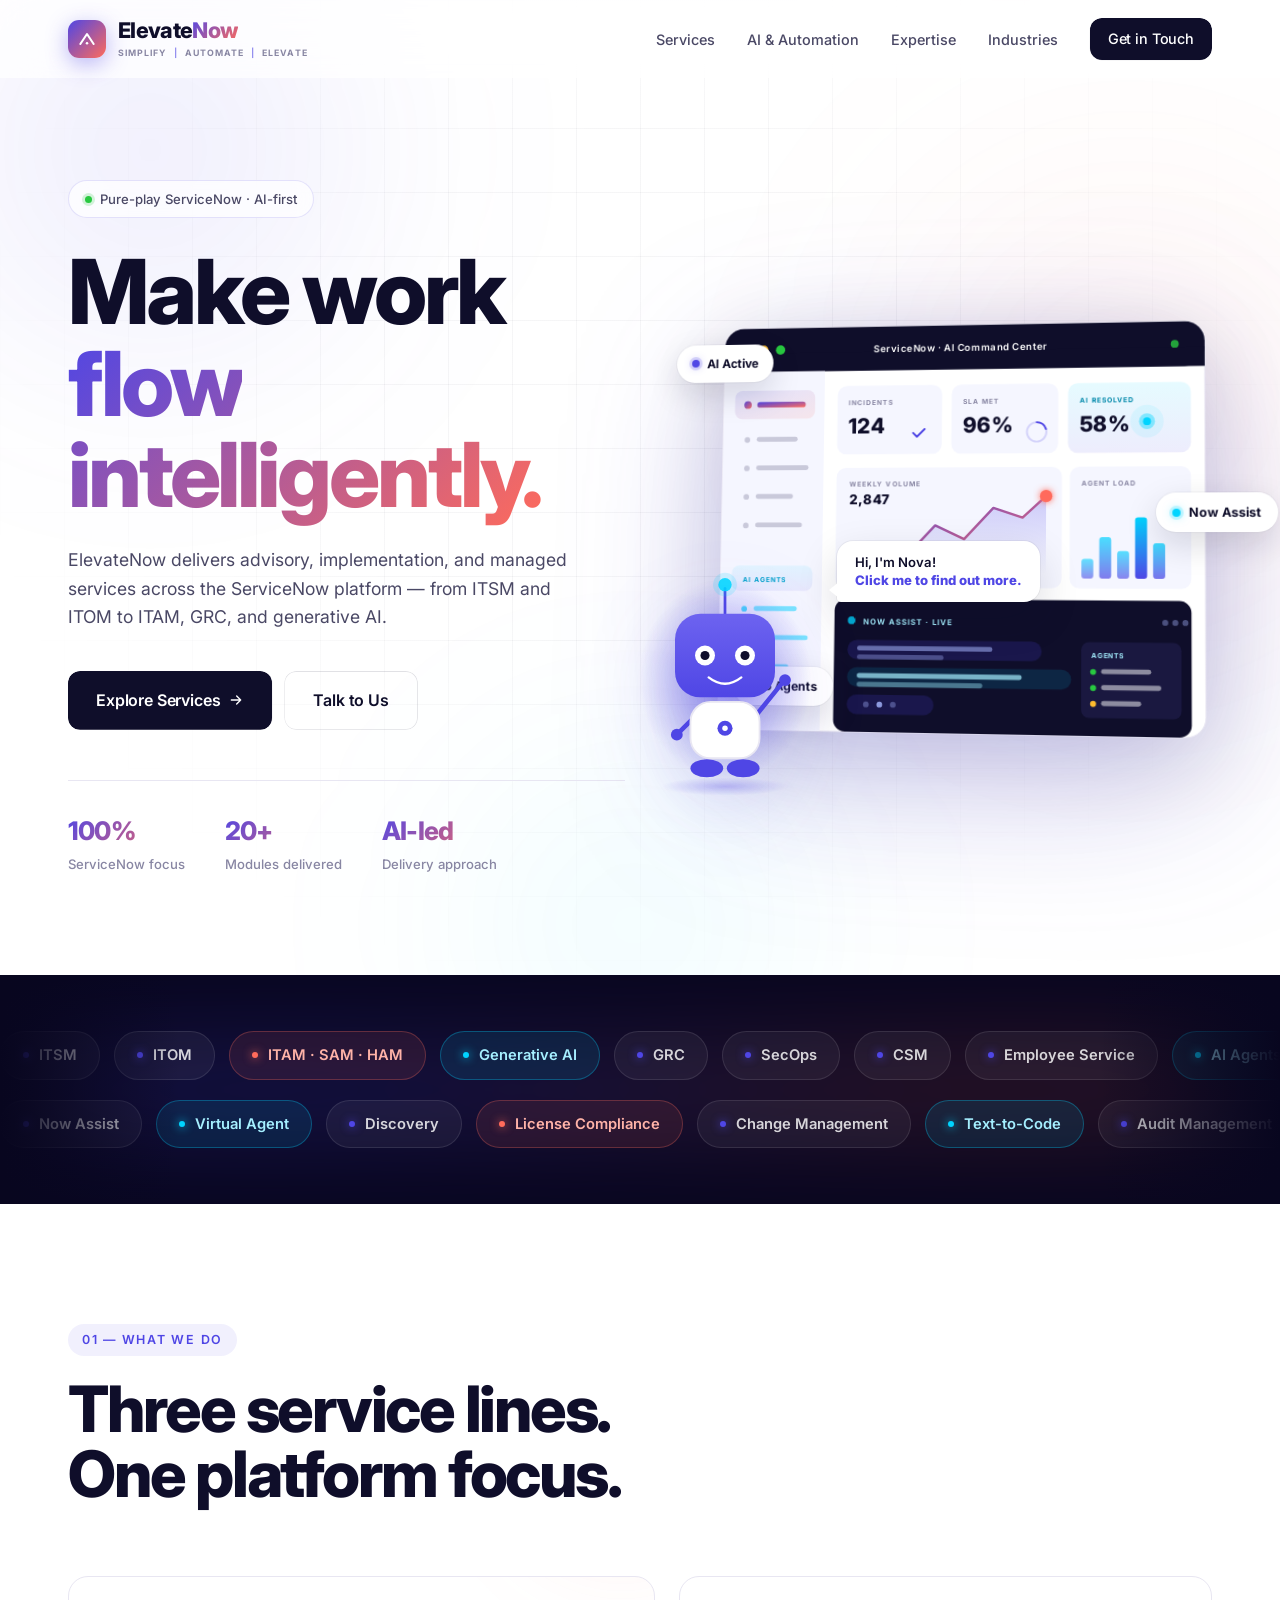
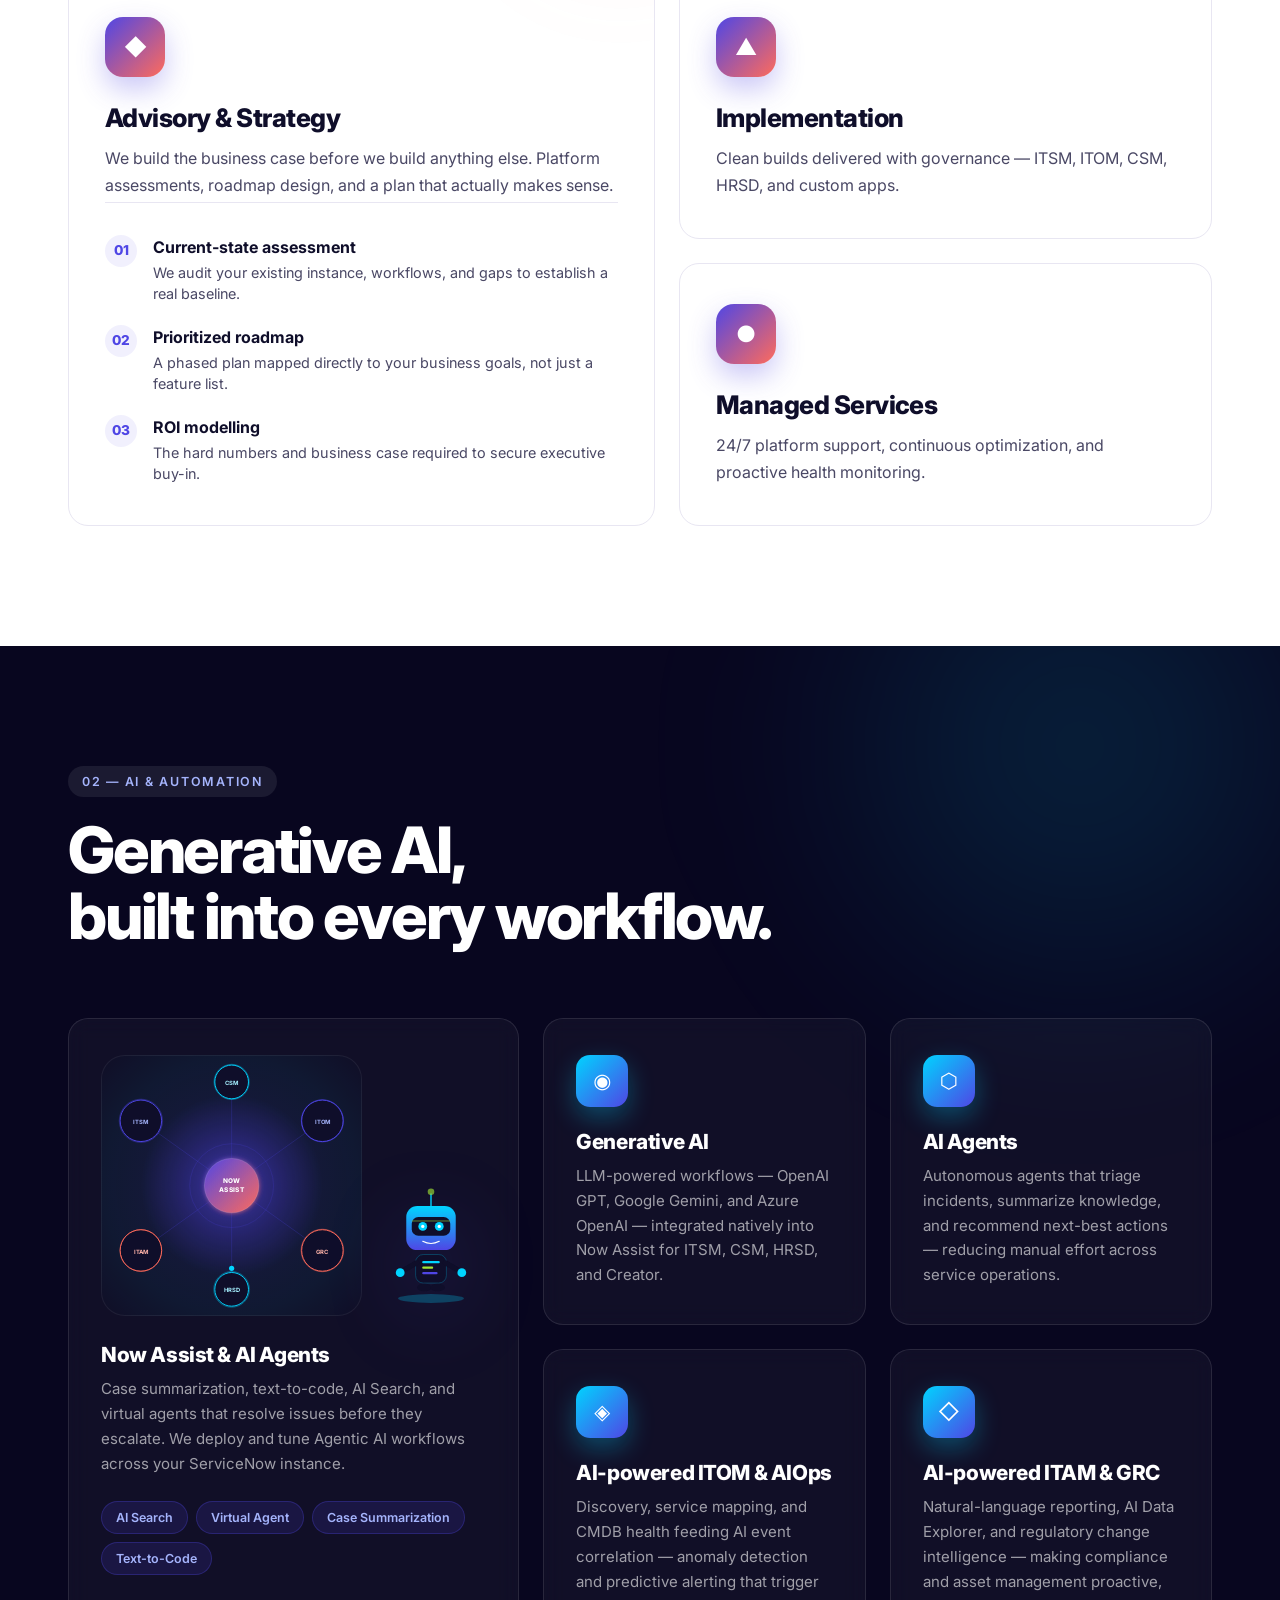
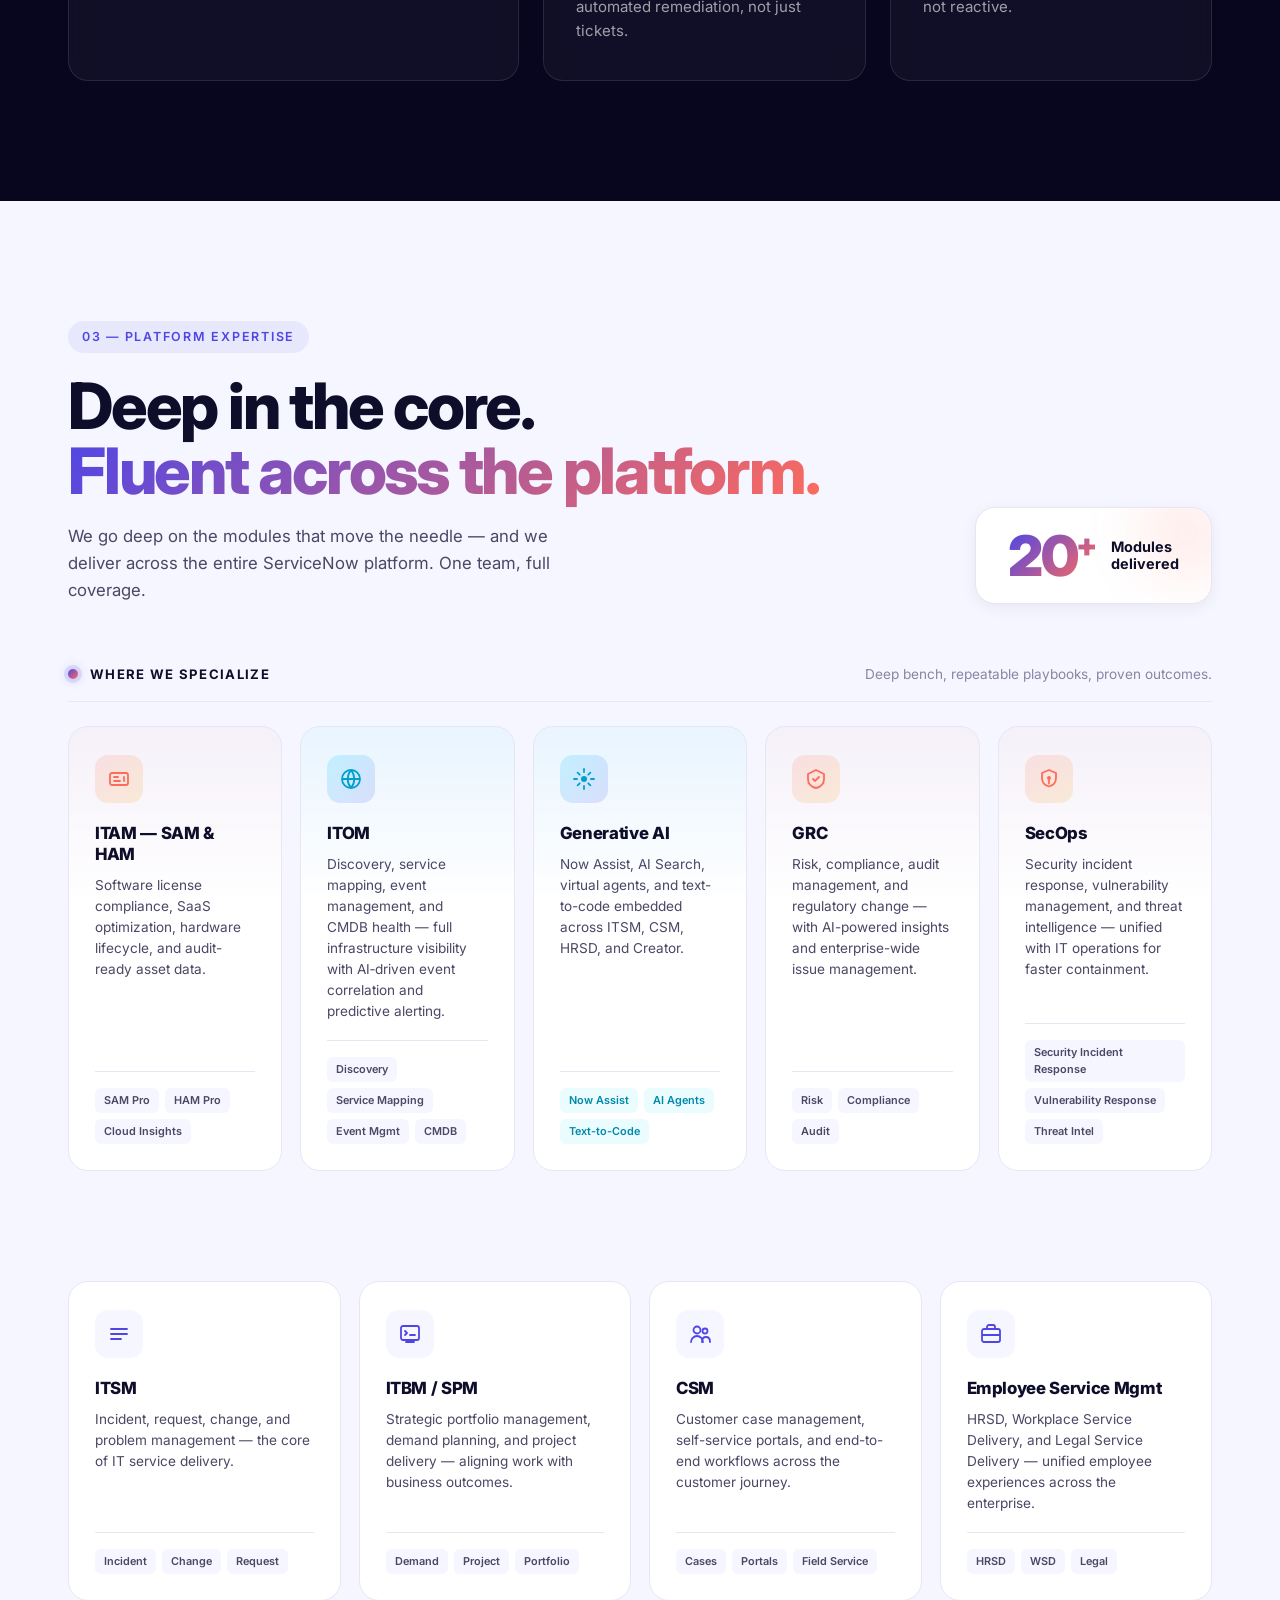
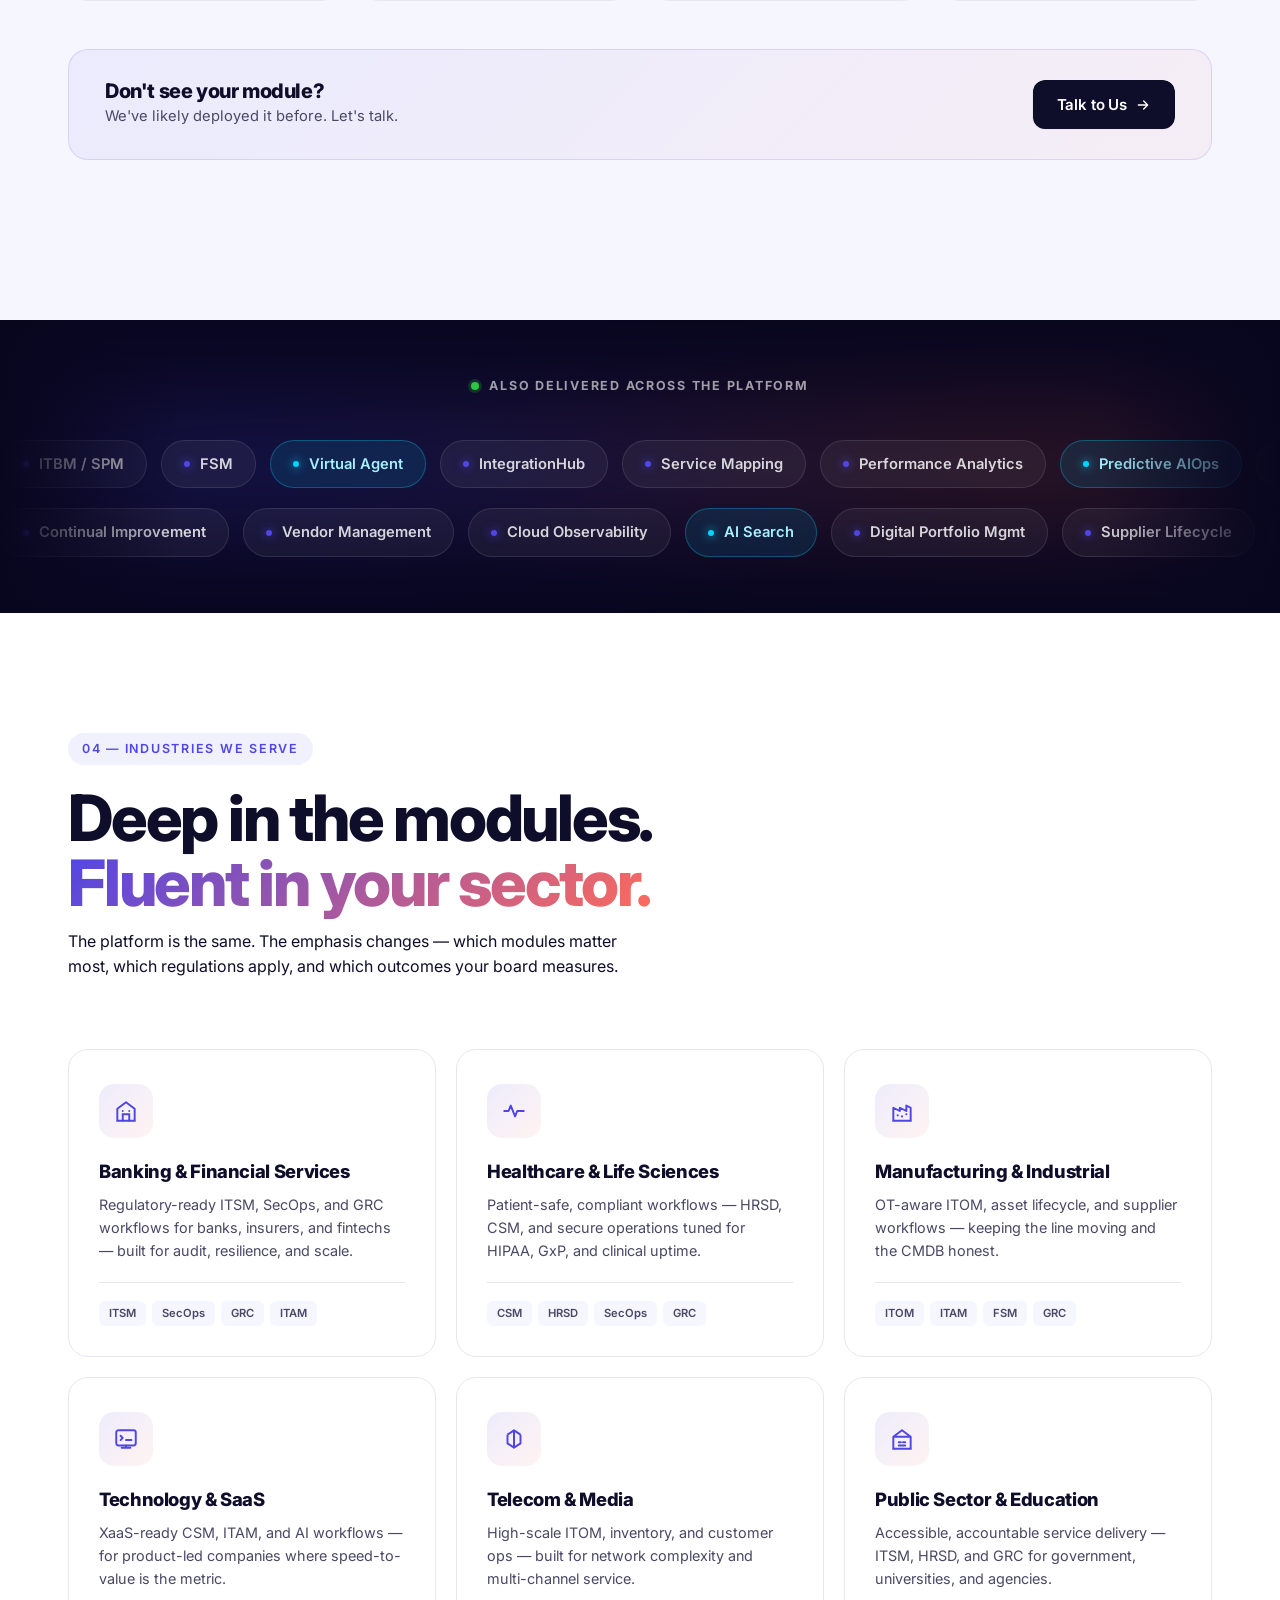
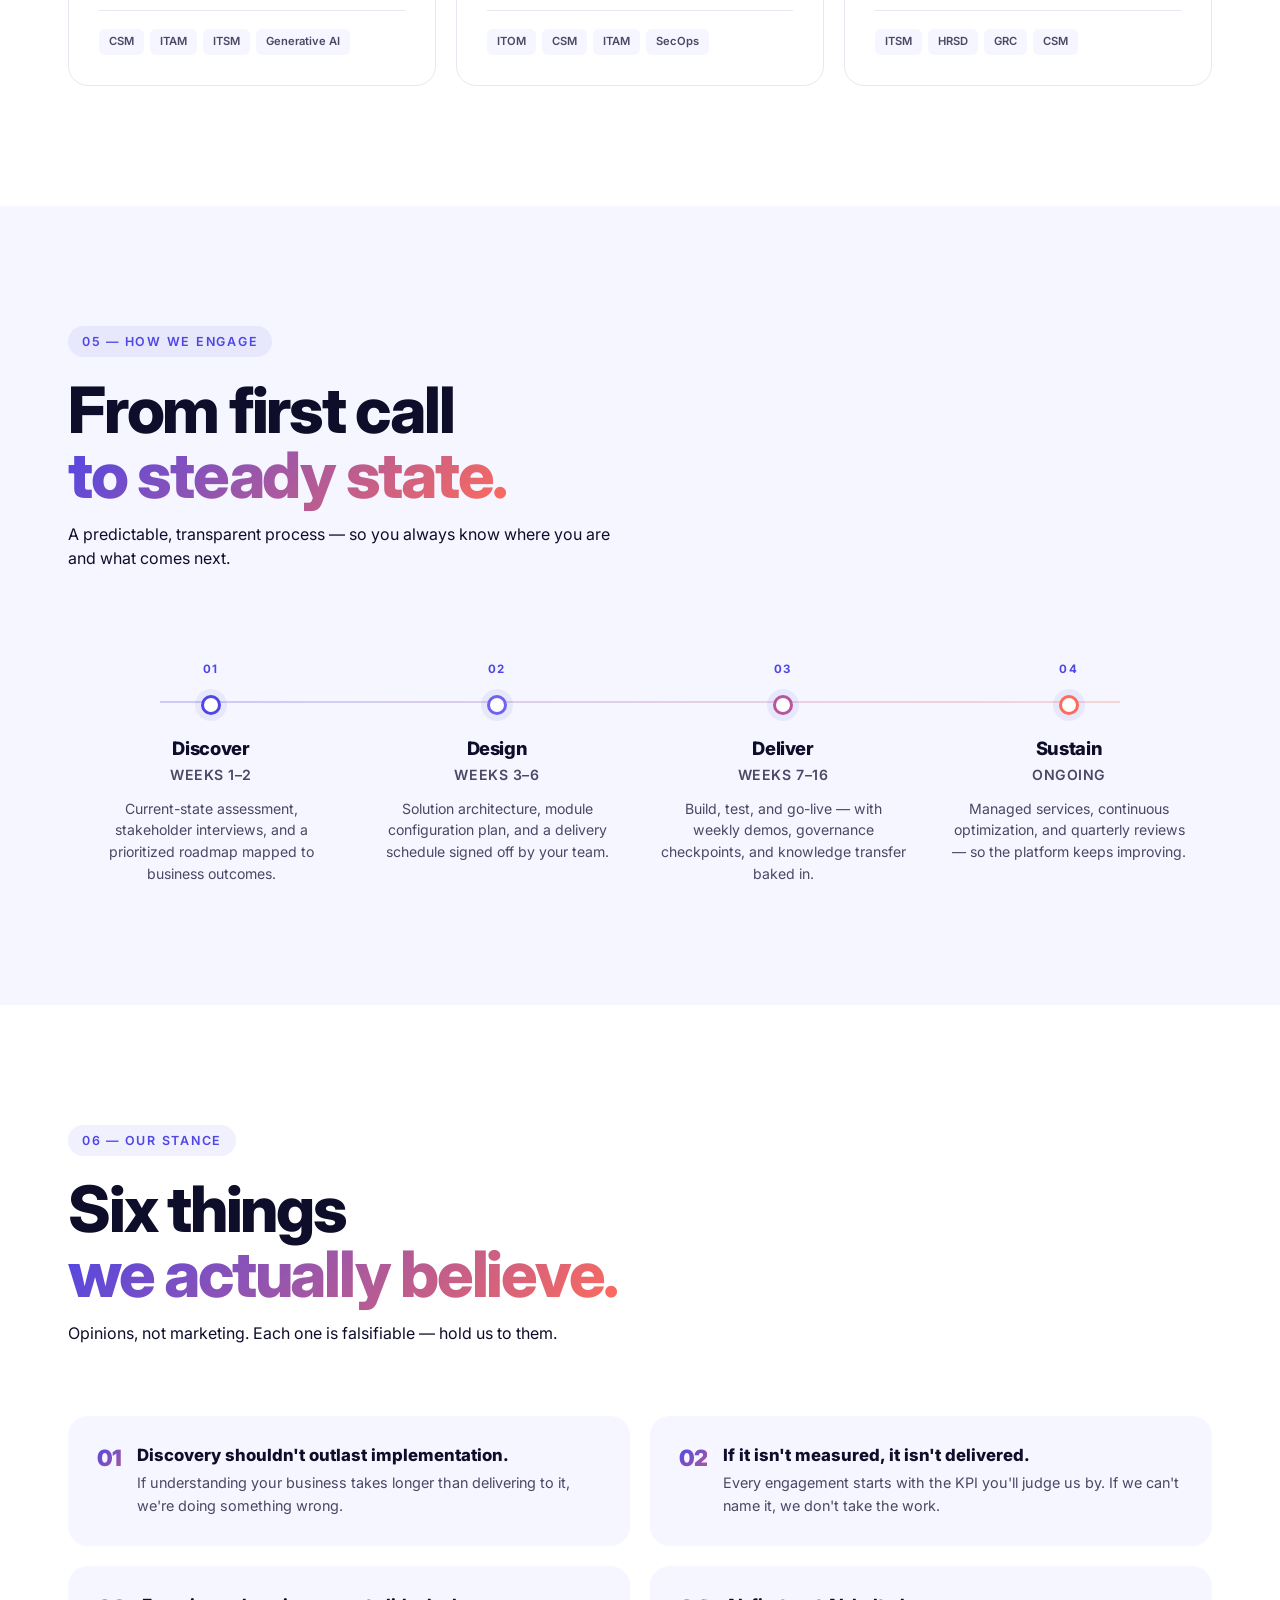
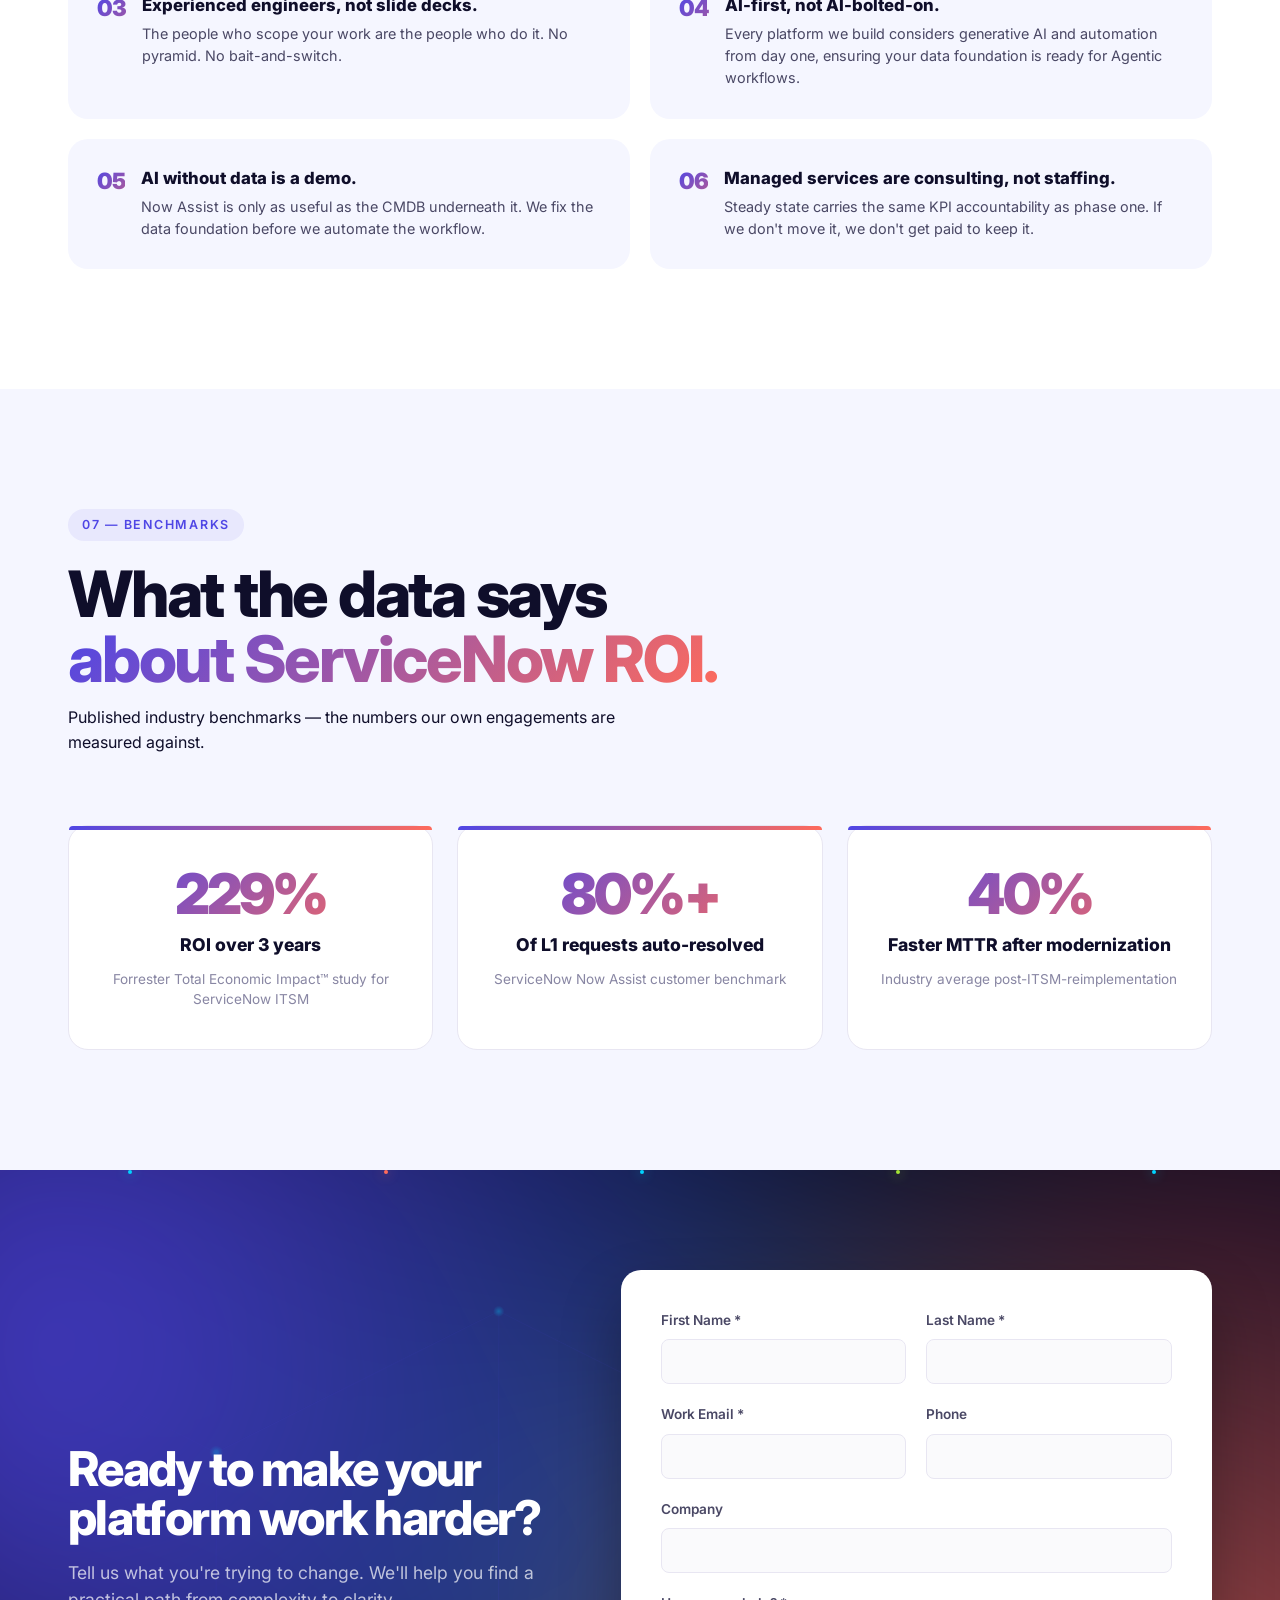
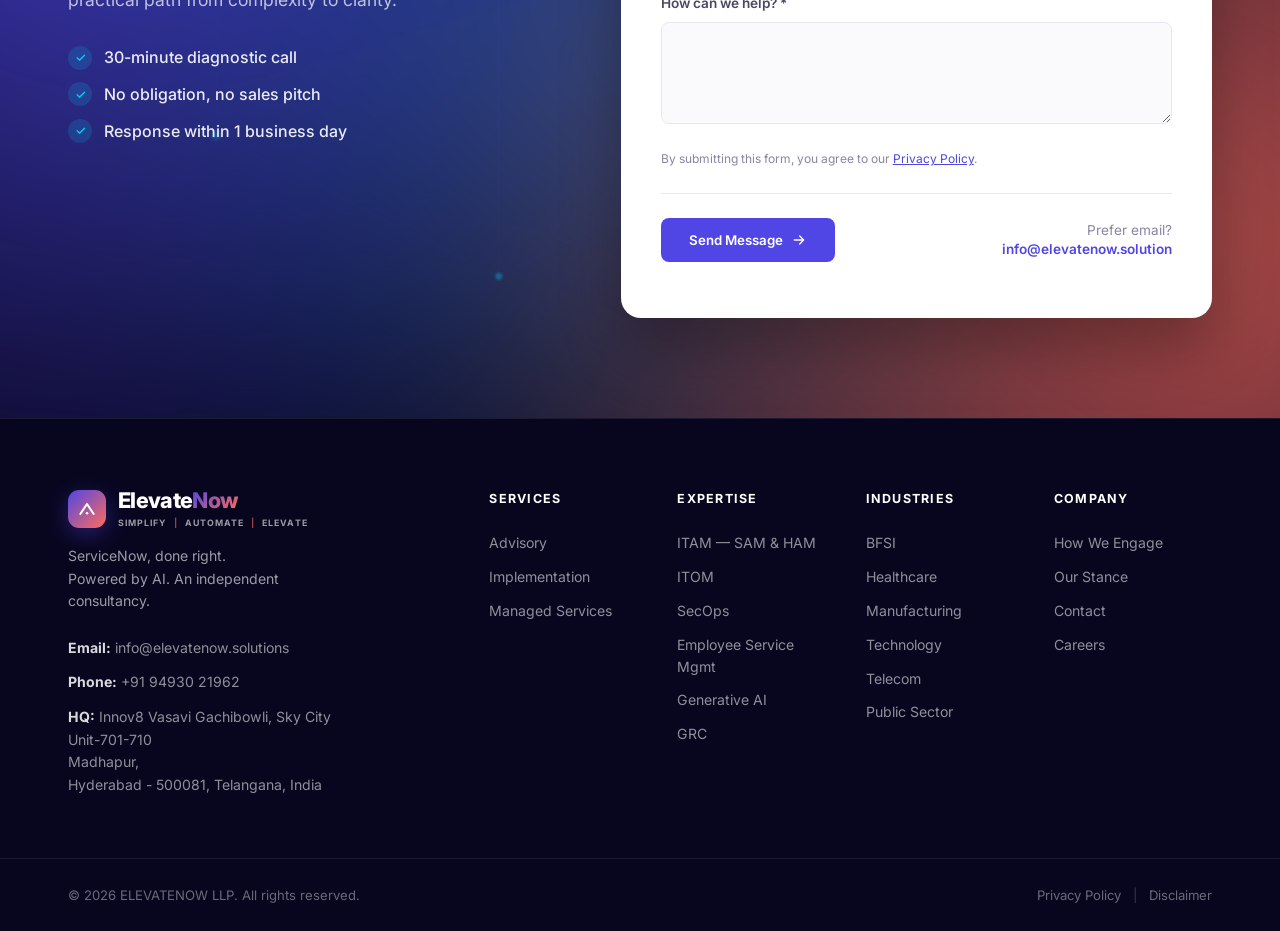
<file: index.html>
<!DOCTYPE html>
<html lang="en">
<head>
<meta charset="UTF-8">
<meta name="viewport" content="width=device-width, initial-scale=1.0">
<title>ElevateNow — ServiceNow, AI & Workflow Automation</title>
<meta name="description" content="ElevateNow — pure-play ServiceNow partner. ITSM, ITOM, ITAM, SecOps, GenAI, GRC, and managed services across the platform.">
<link rel="preconnect" href="https://fonts.googleapis.com">
<link rel="preconnect" href="https://fonts.gstatic.com" crossorigin>
<link href="https://fonts.googleapis.com/css2?family=Inter:wght@400;500;600;700;800;900&display=swap" rel="stylesheet">
<link rel="stylesheet" href="css/style.css">
<link rel="stylesheet" href="css/ai-visuals.css">
<link rel="stylesheet" href="css/mascots.css">
<!-- Favicon -->
<link rel="icon" href="data:image/svg+xml,%3Csvg xmlns='http://www.w3.org/2000/svg' viewBox='0 0 32 32'%3E%3Cdefs%3E%3ClinearGradient id='g' x1='0' y1='0' x2='1' y2='1'%3E%3Cstop offset='0%25' stop-color='%234F46E5'/%3E%3Cstop offset='100%25' stop-color='%23FF6B5B'/%3E%3C/linearGradient%3E%3C/defs%3E%3Crect width='32' height='32' rx='8' fill='url(%23g)'/%3E%3Cpath d='M8 22L16 10l8 12' stroke='%23fff' stroke-width='2.5' stroke-linecap='round' stroke-linejoin='round' fill='none'/%3E%3Ccircle cx='16' cy='20' r='1.5' fill='%23fff'/%3E%3C/svg%3E" type="image/svg+xml">
<script type="application/ld+json">
{"@context":"https://schema.org","@type":"Organization","name":"ElevateNow","url":"https://elevatenow.com","description":"Pure-play ServiceNow consulting partner — outcome-anchored scoping, ITSM, ITOM, ITAM, SecOps, GRC, and Generative AI."}
</script>

<!-- Additional CSS for this page -->
<style>
  /* 5‑column grid for the "Where we specialize" section */
  .expertise-featured-5 {
    grid-template-columns: repeat(5, 1fr);
  }
  @media (max-width: 1200px) {
    .expertise-featured-5 { grid-template-columns: repeat(3, 1fr); }
  }
  @media (max-width: 900px) {
    .expertise-featured-5 { grid-template-columns: repeat(2, 1fr); }
  }
  @media (max-width: 600px) {
    .expertise-featured-5 { grid-template-columns: 1fr; }
  }

  /* Nova waving arms */
  .mascot-nova .arm-right {
    transform-origin: 144px 170px;
    animation: novaWave 2.5s ease-in-out infinite;
  }
  @keyframes novaWave {
    0%, 100% { transform: rotate(0deg); }
    50% { transform: rotate(-20deg); }
  }
  .mascot-nova .arm-left {
    transform-origin: 78px 170px;
    animation: novaSway 3s ease-in-out infinite;
  }
  @keyframes novaSway {
    0%, 100% { transform: rotate(0deg); }
    50% { transform: rotate(5deg); }
  }

  /* Make Nova's bubble visible by default */
  .mascot-nova .mascot-bubble {
    opacity: 1;
    transform: translateX(0);
  }

  /* ===== Mobile: keep Nova's name bubble visible ===== */
  @media (max-width: 720px) {
    .mascot-nova .mascot-bubble {
      display: block;
      opacity: 1;
      transform: translateX(0);
      top: 6px;
      left: 100%;
      margin-left: 8px;
      white-space: normal;
      width: max-content;
      max-width: min(155px, calc(100vw - 175px));
      font-size: 0.72rem;
      padding: 9px 12px;
      line-height: 1.35;
      text-align: left;
      box-shadow: 0 10px 28px rgba(15,14,42,0.15), 0 0 0 1px rgba(15,14,42,0.05);
    }
    .mascot-nova .mascot-bubble::before {
      bottom: 6px;
      left: -8px;
      top: auto;
    }
  }
</style>
</head>
<body>

<!-- ===== NAV ===== -->
<nav class="nav">
  <div class="nav-inner">
    <a href="#" class="logo">
      <span class="logo-mark">
        <svg viewBox="0 0 24 24" width="20" height="20" fill="none">
          <path d="M4 18L12 6l8 12" stroke="currentColor" stroke-width="2.5" stroke-linecap="round" stroke-linejoin="round"/>
          <circle cx="12" cy="17" r="1.5" fill="currentColor"/>
        </svg>
      </span>
      <div class="logo-text-wrapper">
        <div class="logo-text-main">
          <span class="logo-elevate">Elevate</span><span class="logo-now">Now</span>
        </div>
        <div class="logo-tagline">
          Simplify <span class="logo-sep">|</span> Automate <span class="logo-sep">|</span> Elevate
        </div>
      </div>
    </a>
    <ul class="nav-links">
      <li><a href="#services">Services</a></li>
      <li><a href="#ai">AI &amp; Automation</a></li>
      <li><a href="#expertise">Expertise</a></li>
      <li><a href="#industries">Industries</a></li>
      <li><a href="#contact" class="btn btn-sm btn-primary">Get in Touch</a></li>
    </ul>
    <button class="nav-burger" aria-label="Menu"><span></span><span></span><span></span></button>
  </div>
</nav>

<!-- ===== HERO ===== -->
<header class="hero">
  <div class="hero-bg">
    <div class="mesh mesh-1"></div>
    <div class="mesh mesh-2"></div>
    <div class="mesh mesh-3"></div>
    <div class="hero-grid"></div>
  </div>

  <div class="container hero-inner">
    <div class="hero-content">
      <div class="hero-pill">
        <span class="dot"></span>
        Pure-play ServiceNow · AI-first
      </div>
      <h1 class="hero-title">
        Make work<br>
        <em>flow intelligently.</em>
      </h1>
      <p class="hero-sub">
        ElevateNow delivers advisory, implementation, and managed services
        across the ServiceNow platform — from ITSM and ITOM to ITAM, GRC, and generative AI.
      </p>
      <div class="hero-actions">
        <a href="#services" class="btn btn-primary btn-lg">
          Explore Services
          <svg width="16" height="16" viewBox="0 0 24 24" fill="none"><path d="M5 12h14M13 6l6 6-6 6" stroke="currentColor" stroke-width="2" stroke-linecap="round" stroke-linejoin="round"/></svg>
        </a>
        <a href="#contact" class="btn btn-ghost btn-lg">Talk to Us</a>
      </div>
      <div class="hero-metrics">
        <div><strong>100%</strong><span>ServiceNow focus</span></div>
        <div><strong>20+</strong><span>Modules delivered</span></div>
        <div><strong>AI-led</strong><span>Delivery approach</span></div>
      </div>
    </div>

    <!-- HERO DASHBOARD + NOVA -->
    <div class="hero-visual">
      <div class="dashboard-frame">
        <svg viewBox="0 0 520 440" xmlns="http://www.w3.org/2000/svg" class="hero-svg">
          <defs>
            <linearGradient id="hGradA" x1="0" y1="0" x2="1" y2="1">
              <stop offset="0%" stop-color="#4F46E5"/>
              <stop offset="100%" stop-color="#FF6B5B"/>
            </linearGradient>
            <linearGradient id="hGradB" x1="0" y1="0" x2="0" y2="1">
              <stop offset="0%" stop-color="#00D4FF"/>
              <stop offset="100%" stop-color="#4F46E5"/>
            </linearGradient>
            <linearGradient id="hArea" x1="0" y1="0" x2="0" y2="1">
              <stop offset="0%" stop-color="#4F46E5" stop-opacity="0.25"/>
              <stop offset="100%" stop-color="#4F46E5" stop-opacity="0"/>
            </linearGradient>
            <filter id="hGlow" x="-50%" y="-50%" width="200%" height="200%">
              <feGaussianBlur stdDeviation="4" result="blur"/>
              <feMerge>
                <feMergeNode in="blur"/>
                <feMergeNode in="SourceGraphic"/>
              </feMerge>
            </filter>
          </defs>

          <rect x="10" y="10" width="500" height="420" rx="20" fill="#fff" stroke="#E8E6F2"/>
          <rect x="10" y="10" width="500" height="46" rx="20" fill="#0F0E2A"/>
          <rect x="10" y="36" width="500" height="20" fill="#0F0E2A"/>
          <circle cx="34" cy="33" r="5" fill="#FF5F57"/>
          <circle cx="52" cy="33" r="5" fill="#FEBC2E"/>
          <circle cx="70" cy="33" r="5" fill="#28C840"/>
          <text x="260" y="37" text-anchor="middle" fill="#fff" font-size="10" font-weight="600" font-family="Inter" letter-spacing="0.5">ServiceNow · AI Command Center</text>
          <circle cx="480" cy="33" r="4" fill="#28C840"><animate attributeName="opacity" values="1;0.3;1" dur="1.8s" repeatCount="indefinite"/></circle>

          <rect x="10" y="56" width="108" height="374" fill="#F5F6FF"/>
          <rect x="10" y="410" width="108" height="20" fill="#F5F6FF"/>
          <rect x="22" y="76" width="86" height="30" rx="8" fill="url(#hGradA)" opacity="0.12"/>
          <circle cx="36" cy="91" r="4" fill="url(#hGradA)"/>
          <rect x="46" y="88" width="52" height="6" rx="3" fill="url(#hGradA)"/>
          <circle cx="36" cy="128" r="3" fill="#8886A3" opacity="0.4"/><rect x="46" y="125" width="44" height="5" rx="2.5" fill="#8886A3" opacity="0.4"/>
          <circle cx="36" cy="158" r="3" fill="#8886A3" opacity="0.4"/><rect x="46" y="155" width="56" height="5" rx="2.5" fill="#8886A3" opacity="0.4"/>
          <circle cx="36" cy="188" r="3" fill="#8886A3" opacity="0.4"/><rect x="46" y="185" width="40" height="5" rx="2.5" fill="#8886A3" opacity="0.4"/>
          <circle cx="36" cy="218" r="3" fill="#8886A3" opacity="0.4"/><rect x="46" y="215" width="50" height="5" rx="2.5" fill="#8886A3" opacity="0.4"/>
          <rect x="22" y="260" width="86" height="26" rx="8" fill="url(#hGradB)" opacity="0.08"/>
          <text x="34" y="277" font-size="7" font-weight="700" font-family="Inter" fill="#00A0CC" letter-spacing="1">AI AGENTS</text>
          <circle cx="36" cy="305" r="3" fill="#00D4FF" opacity="0.7"/><rect x="46" y="302" width="46" height="5" rx="2.5" fill="#00D4FF" opacity="0.5"/>
          <circle cx="36" cy="335" r="3" fill="#00D4FF" opacity="0.7"/><rect x="46" y="332" width="58" height="5" rx="2.5" fill="#00D4FF" opacity="0.5"/>
          <circle cx="36" cy="365" r="3" fill="#00D4FF" opacity="0.7"/><rect x="46" y="362" width="38" height="5" rx="2.5" fill="#00D4FF" opacity="0.5"/>

          <rect x="132" y="72" width="110" height="72" rx="10" fill="#F5F6FF"/>
          <text x="144" y="92" font-size="7" font-weight="700" font-family="Inter" fill="#8886A3" letter-spacing="1">INCIDENTS</text>
          <text x="144" y="122" font-size="22" font-weight="800" font-family="Inter" fill="#0F0E2A">124</text>
          <path d="M212 122 l4 4 l8 -8" stroke="#4F46E5" stroke-width="2" fill="none" stroke-linecap="round" stroke-linejoin="round"/>
          <rect x="252" y="72" width="110" height="72" rx="10" fill="#F5F6FF"/>
          <text x="264" y="92" font-size="7" font-weight="700" font-family="Inter" fill="#8886A3" letter-spacing="1">SLA MET</text>
          <text x="264" y="122" font-size="22" font-weight="800" font-family="Inter" fill="#0F0E2A">96%</text>
          <circle cx="340" cy="122" r="10" fill="none" stroke="#4F46E5" stroke-width="2" opacity="0.2"/>
          <path d="M340 112 a10 10 0 0 1 9.5 7" stroke="#4F46E5" stroke-width="2" fill="none" stroke-linecap="round"/>
          <rect x="372" y="72" width="124" height="72" rx="10" fill="url(#hGradB)" opacity="0.1"/>
          <text x="384" y="92" font-size="7" font-weight="700" font-family="Inter" fill="#0088AA" letter-spacing="1">AI RESOLVED</text>
          <text x="384" y="122" font-size="22" font-weight="800" font-family="Inter" fill="#0F0E2A">58%</text>
          <circle cx="452" cy="112" r="14" fill="#00D4FF" opacity="0.15"><animate attributeName="r" values="14;18;14" dur="2.5s" repeatCount="indefinite"/><animate attributeName="opacity" values="0.15;0.05;0.15" dur="2.5s" repeatCount="indefinite"/></circle>
          <circle cx="452" cy="112" r="8" fill="#00D4FF" opacity="0.4"/><circle cx="452" cy="112" r="4" fill="#00D4FF"/>

          <rect x="132" y="158" width="234" height="124" rx="10" fill="#F5F6FF"/>
          <text x="146" y="178" font-size="7" font-weight="700" font-family="Inter" fill="#8886A3" letter-spacing="1">WEEKLY VOLUME</text>
          <text x="146" y="196" font-size="14" font-weight="800" font-family="Inter" fill="#0F0E2A">2,847</text>
          <path d="M146 262 L176 240 L206 250 L236 218 L266 232 L296 200 L326 210 L350 188 L350 268 L146 268 Z" fill="url(#hArea)"/>
          <path d="M146 262 L176 240 L206 250 L236 218 L266 232 L296 200 L326 210 L350 188" stroke="url(#hGradA)" stroke-width="2.5" fill="none" stroke-linecap="round" stroke-linejoin="round" stroke-dasharray="350" stroke-dashoffset="350"><animate attributeName="stroke-dashoffset" from="350" to="0" dur="2s" fill="freeze"/></path>
          <circle cx="350" cy="188" r="5" fill="#FF6B5B" filter="url(#hGlow)"><animate attributeName="r" values="5;7;5" dur="2s" repeatCount="indefinite"/></circle>

          <rect x="374" y="158" width="122" height="124" rx="10" fill="#F5F6FF"/>
          <text x="386" y="178" font-size="7" font-weight="700" font-family="Inter" fill="#8886A3" letter-spacing="1">AGENT LOAD</text>
          <rect x="386" y="252" width="12" height="20" rx="3" fill="url(#hGradB)" opacity="0.6"/><rect x="404" y="230" width="12" height="42" rx="3" fill="url(#hGradB)" opacity="0.7"/>
          <rect x="422" y="244" width="12" height="28" rx="3" fill="url(#hGradB)" opacity="0.65"/><rect x="440" y="210" width="12" height="62" rx="3" fill="url(#hGradB)"/>
          <rect x="458" y="236" width="12" height="36" rx="3" fill="url(#hGradB)" opacity="0.75"/>

          <rect x="132" y="294" width="364" height="136" rx="12" fill="#0F0E2A"/>
          <circle cx="150" cy="316" r="4" fill="#00D4FF"><animate attributeName="opacity" values="1;0.3;1" dur="1.8s" repeatCount="indefinite"/></circle>
          <text x="162" y="320" font-size="8" font-weight="700" font-family="Inter" fill="#A5EFFF" letter-spacing="1">NOW ASSIST · LIVE</text>
          <circle cx="470" cy="316" r="3" fill="#A5B4FC" opacity="0.4"/><circle cx="480" cy="316" r="3" fill="#A5B4FC" opacity="0.4"/><circle cx="490" cy="316" r="3" fill="#A5B4FC" opacity="0.4"/>
          <rect x="146" y="336" width="200" height="20" rx="10" fill="#4F46E5" opacity="0.18"/><rect x="156" y="342" width="140" height="5" rx="2.5" fill="#A5B4FC" opacity="0.55"/><rect x="156" y="351" width="90" height="5" rx="2.5" fill="#A5B4FC" opacity="0.35"/>
          <rect x="146" y="364" width="230" height="20" rx="10" fill="#00D4FF" opacity="0.12"/><rect x="156" y="370" width="170" height="5" rx="2.5" fill="#A5EFFF" opacity="0.7"/><rect x="156" y="379" width="130" height="5" rx="2.5" fill="#A5EFFF" opacity="0.4"/>
          <rect x="146" y="392" width="90" height="20" rx="10" fill="#4F46E5" opacity="0.18"/>
          <circle cx="166" cy="402" r="3" fill="#A5B4FC"><animate attributeName="opacity" values="1;0.2;1" dur="1.4s" repeatCount="indefinite"/></circle>
          <circle cx="180" cy="402" r="3" fill="#A5B4FC"><animate attributeName="opacity" values="0.2;1;0.2" dur="1.4s" repeatCount="indefinite"/></circle>
          <circle cx="194" cy="402" r="3" fill="#A5B4FC"><animate attributeName="opacity" values="1;0.2;1" dur="1.4s" repeatCount="indefinite"/></circle>
          <rect x="386" y="336" width="100" height="76" rx="8" fill="#1A1840"/>
          <text x="396" y="352" font-size="7" font-weight="700" font-family="Inter" fill="#A5EFFF" letter-spacing="0.8">AGENTS</text>
          <circle cx="398" cy="366" r="3" fill="#28C840"/><rect x="406" y="363" width="50" height="5" rx="2.5" fill="#fff" opacity="0.5"/>
          <circle cx="398" cy="382" r="3" fill="#28C840"/><rect x="406" y="379" width="60" height="5" rx="2.5" fill="#fff" opacity="0.5"/>
          <circle cx="398" cy="398" r="3" fill="#FEBC2E"/><rect x="406" y="395" width="40" height="5" rx="2.5" fill="#fff" opacity="0.5"/>
        </svg>

        <div class="dash-chip dash-chip-1"><span class="dash-chip-dot"></span> AI Active</div>
        <div class="dash-chip dash-chip-2"><span class="dash-chip-dot dash-chip-dot-cyan"></span> Now Assist</div>
        <div class="dash-chip dash-chip-3"><span class="dash-chip-dot dash-chip-dot-warm"></span> 6 Agents</div>
      </div>

      <!-- NOVA -->
      <div class="mascot mascot-nova" data-mascot="nova" aria-hidden="true">
        <svg viewBox="0 0 220 260" xmlns="http://www.w3.org/2000/svg">
          <defs>
            <linearGradient id="novaHead" x1="0" y1="0" x2="0" y2="1"><stop offset="0%" stop-color="#6D63F0"/><stop offset="100%" stop-color="#4F46E5"/></linearGradient>
            <radialGradient id="novaGlow"><stop offset="0%" stop-color="#4F46E5" stop-opacity="0.55"/><stop offset="100%" stop-color="#4F46E5" stop-opacity="0"/></radialGradient>
            <radialGradient id="novaGround"><stop offset="0%" stop-color="#4F46E5" stop-opacity="0.3"/><stop offset="100%" stop-color="#4F46E5" stop-opacity="0"/></radialGradient>
          </defs>
          <ellipse cx="110" cy="248" rx="70" ry="10" fill="url(#novaGround)"/>
          <ellipse cx="110" cy="130" rx="95" ry="110" fill="url(#novaGlow)"/>
          <line x1="110" y1="30" x2="110" y2="58" stroke="#4F46E5" stroke-width="3" stroke-linecap="round"/>
          <circle cx="110" cy="26" r="7" fill="#00D4FF"><animate attributeName="opacity" values="1;0.3;1" dur="1.6s" repeatCount="indefinite"/><animate attributeName="r" values="7;9;7" dur="1.6s" repeatCount="indefinite"/></circle>
          <circle cx="110" cy="26" r="12" fill="#00D4FF" opacity="0.2"><animate attributeName="r" values="12;18;12" dur="1.6s" repeatCount="indefinite"/><animate attributeName="opacity" values="0.2;0;0.2" dur="1.6s" repeatCount="indefinite"/></circle>

          <!-- Stick arms (behind the body/head) -->
          <g class="arm arm-left">
            <line x1="78" y1="170" x2="60" y2="188" stroke="#4F46E5" stroke-width="5" stroke-linecap="round"/>
            <circle cx="57" cy="191" r="6.5" fill="#4F46E5"/>
          </g>
          <g class="arm arm-right">
            <line x1="144" y1="170" x2="173" y2="134" stroke="#4F46E5" stroke-width="5" stroke-linecap="round"/>
            <circle cx="176" cy="131" r="6.5" fill="#4F46E5"/>
          </g>

          <rect x="55" y="58" width="110" height="92" rx="28" fill="url(#novaHead)"/>
          <g class="mascot-eyes">
            <circle class="eye eye-left" cx="88" cy="104" r="11" fill="#fff"/><circle class="eye eye-right" cx="132" cy="104" r="11" fill="#fff"/>
            <circle class="pupil pupil-left" cx="88" cy="104" r="5" fill="#0F0E2A"/><circle class="pupil pupil-right" cx="132" cy="104" r="5" fill="#0F0E2A"/>
          </g>
          <path d="M92 128 Q110 142 128 128" stroke="#fff" stroke-width="2.5" fill="none" stroke-linecap="round"/>
          <rect x="72" y="155" width="76" height="62" rx="22" fill="#fff" stroke="#E8E6F2" stroke-width="2"/>
          <circle cx="110" cy="184" r="7" fill="#4F46E5"><animate attributeName="r" values="7;9;7" dur="2s" repeatCount="indefinite"/></circle>
          <circle cx="110" cy="184" r="3" fill="#fff"/>
          <ellipse cx="90" cy="228" rx="18" ry="10" fill="#4F46E5"/><ellipse cx="130" cy="228" rx="18" ry="10" fill="#4F46E5"/>
        </svg>
        <div class="mascot-bubble">Hi, I'm Nova!<br><span>Click me to find out more.</span></div>
      </div>

      <!-- NOVA CHAT PANEL -->
      <div class="nova-chat" id="novaChat" hidden>
        <div class="nova-chat-head">
          <div class="nova-chat-title">
            <span class="nova-chat-dot"></span><strong>Nova</strong><span class="nova-chat-sub">AI Assistant</span>
          </div>
          <button class="nova-chat-close" id="novaChatClose" aria-label="Close chat">✕</button>
        </div>
        <div class="nova-chat-body">
          <div class="nova-chat-messages" id="novaChatMessages">
            <div class="nova-msg nova-msg-bot">Hi! I'm Nova — pick a question below and I'll point you in the right direction.</div>
          </div>
        </div>
        <div class="nova-chat-questions" id="novaChatQuestions">
          <button data-q="about">How are you different?</button>
          <button data-q="ai">What's your AI stance?</button>
          <button data-q="industries">Which industries do you serve?</button>
          <button data-q="start">How do I get started?</button>
        </div>
      </div>
    </div>
  </div>
</header>

<!-- ===== MARQUEE BAND 1 ===== -->
<section class="marquee">
  <div class="marquee-glow"></div>
  <div class="marquee-row">
    <div class="marquee-track">
      <span class="pill">ITSM</span><span class="pill">ITOM</span><span class="pill pill-accent">ITAM · SAM · HAM</span><span class="pill pill-ai">Generative AI</span><span class="pill">GRC</span><span class="pill">SecOps</span><span class="pill">CSM</span><span class="pill">Employee Service</span><span class="pill pill-ai">AI Agents</span>
      <span class="pill">ITSM</span><span class="pill">ITOM</span><span class="pill pill-accent">ITAM · SAM · HAM</span><span class="pill pill-ai">Generative AI</span><span class="pill">GRC</span><span class="pill">SecOps</span><span class="pill">CSM</span><span class="pill">Employee Service</span><span class="pill pill-ai">AI Agents</span>
    </div>
  </div>
  <div class="marquee-row marquee-row-reverse">
    <div class="marquee-track">
      <span class="pill">Now Assist</span><span class="pill pill-ai">Virtual Agent</span><span class="pill">Discovery</span><span class="pill pill-accent">License Compliance</span><span class="pill">Change Management</span><span class="pill pill-ai">Text-to-Code</span><span class="pill">Audit Management</span><span class="pill">Integrations</span>
      <span class="pill">Now Assist</span><span class="pill pill-ai">Virtual Agent</span><span class="pill">Discovery</span><span class="pill pill-accent">License Compliance</span><span class="pill">Change Management</span><span class="pill pill-ai">Text-to-Code</span><span class="pill">Audit Management</span><span class="pill">Integrations</span>
    </div>
  </div>
</section>

<!-- ===== SERVICES ===== -->
<section class="section" id="services">
  <div class="container">
    <div class="section-head">
      <p class="eyebrow">01 — What we do</p>
      <h2>Three service lines.<br>One platform focus.</h2>
    </div>

    <div class="bento">
      <article class="bento-card bento-large">
        <div class="bento-glow"></div>
        <div class="bento-icon">◆</div>
        <h3>Advisory &amp; Strategy</h3>
        <p>We build the business case before we build anything else. Platform assessments, roadmap design, and a plan that actually makes sense.</p>
        
        <div class="bento-steps">
          <div class="bento-step">
            <span class="step-num">01</span>
            <div>
              <strong>Current-state assessment</strong>
              <p>We audit your existing instance, workflows, and gaps to establish a real baseline.</p>
            </div>
          </div>
          <div class="bento-step">
            <span class="step-num">02</span>
            <div>
              <strong>Prioritized roadmap</strong>
              <p>A phased plan mapped directly to your business goals, not just a feature list.</p>
            </div>
          </div>
          <div class="bento-step">
            <span class="step-num">03</span>
            <div>
              <strong>ROI modelling</strong>
              <p>The hard numbers and business case required to secure executive buy-in.</p>
            </div>
          </div>
        </div>
      </article>

      <article class="bento-card">
        <div class="bento-icon">▲</div>
        <h3>Implementation</h3>
        <p>Clean builds delivered with governance — ITSM, ITOM, CSM, HRSD, and custom apps.</p>
      </article>

      <article class="bento-card">
        <div class="bento-icon">●</div>
        <h3>Managed Services</h3>
        <p>24/7 platform support, continuous optimization, and proactive health monitoring.</p>
      </article>
    </div>
  </div>
</section>

<!-- ===== AI SECTION ===== -->
<section class="section section-dark" id="ai">
  <div class="ai-bg"><div class="ai-mesh"></div></div>
  <div class="container">
    <div class="section-head section-head-light">
      <p class="eyebrow eyebrow-light">02 — AI &amp; Automation</p>
      <h2>Generative AI,<br>built into every workflow.</h2>
    </div>

    <div class="ai-grid">
      <div class="ai-card ai-card-main">
        <div class="ai-hero-visual">
          <div class="ai-network-frame">
            <svg viewBox="0 0 400 400" xmlns="http://www.w3.org/2000/svg" class="ai-network-svg">
              <defs>
                <linearGradient id="nGradCore" x1="0" y1="0" x2="1" y2="1"><stop offset="0%" stop-color="#4F46E5"/><stop offset="100%" stop-color="#FF6B5B"/></linearGradient>
                <radialGradient id="nCoreGlow"><stop offset="0%" stop-color="#4F46E5" stop-opacity="0.6"/><stop offset="100%" stop-color="#4F46E5" stop-opacity="0"/></radialGradient>
                <filter id="nGlow"><feGaussianBlur stdDeviation="4" result="b"/><feMerge><feMergeNode in="b"/><feMergeNode in="SourceGraphic"/></feMerge></filter>
              </defs>
              <circle cx="200" cy="200" r="140" fill="url(#nCoreGlow)"/>
              <g stroke="#4F46E5" stroke-width="1" opacity="0.35">
                <line x1="200" y1="200" x2="60" y2="100"/><line x1="200" y1="200" x2="340" y2="100"/><line x1="200" y1="200" x2="60" y2="300"/><line x1="200" y1="200" x2="340" y2="300"/><line x1="200" y1="200" x2="200" y2="40"/><line x1="200" y1="200" x2="200" y2="360"/>
              </g>
              <circle r="4" fill="#00D4FF"><animateMotion dur="3s" repeatCount="indefinite" path="M200,200 L60,100"/></circle>
              <circle r="4" fill="#FF6B5B"><animateMotion dur="3.5s" repeatCount="indefinite" path="M340,100 L200,200"/></circle>
              <circle r="4" fill="#00D4FF"><animateMotion dur="4s" repeatCount="indefinite" path="M200,200 L340,300"/></circle>
              <circle r="4" fill="#A3E635"><animateMotion dur="3.2s" repeatCount="indefinite" path="M60,300 L200,200"/></circle>
              <circle r="4" fill="#FF6B5B"><animateMotion dur="3.6s" repeatCount="indefinite" path="M200,40 L200,200"/></circle>
              <circle r="4" fill="#00D4FF"><animateMotion dur="4.2s" repeatCount="indefinite" path="M200,200 L200,360"/></circle>
              <circle cx="200" cy="200" r="60" fill="none" stroke="#4F46E5" stroke-width="1" opacity="0.4"><animate attributeName="r" values="60;80;60" dur="3s" repeatCount="indefinite"/><animate attributeName="opacity" values="0.4;0;0.4" dur="3s" repeatCount="indefinite"/></circle>
              <circle cx="200" cy="200" r="42" fill="url(#nGradCore)" filter="url(#nGlow)"/>
              <circle cx="200" cy="200" r="42" fill="none" stroke="#fff" stroke-width="0.5" opacity="0.4"/>
              <text x="200" y="196" text-anchor="middle" fill="#fff" font-size="10" font-weight="800" font-family="Inter" letter-spacing="0.5">NOW</text>
              <text x="200" y="210" text-anchor="middle" fill="#fff" font-size="10" font-weight="800" font-family="Inter" letter-spacing="0.5">ASSIST</text>
              <g>
                <circle cx="60" cy="100" r="32" fill="#0F0E2A" stroke="#4F46E5" stroke-width="1.5"/><circle cx="60" cy="100" r="32" fill="none" stroke="#4F46E5" stroke-width="1.5" opacity="0.5"><animate attributeName="r" values="32;38;32" dur="3s" repeatCount="indefinite"/><animate attributeName="opacity" values="0.5;0;0.5" dur="3s" repeatCount="indefinite"/></circle><text x="60" y="105" text-anchor="middle" fill="#A5B4FC" font-size="9" font-weight="700" font-family="Inter">ITSM</text>
                <circle cx="340" cy="100" r="32" fill="#0F0E2A" stroke="#4F46E5" stroke-width="1.5"/><circle cx="340" cy="100" r="32" fill="none" stroke="#4F46E5" stroke-width="1.5" opacity="0.5"><animate attributeName="r" values="32;38;32" dur="3.2s" repeatCount="indefinite"/><animate attributeName="opacity" values="0.5;0;0.5" dur="3.2s" repeatCount="indefinite"/></circle><text x="340" y="105" text-anchor="middle" fill="#A5B4FC" font-size="9" font-weight="700" font-family="Inter">ITOM</text>
                <circle cx="60" cy="300" r="32" fill="#0F0E2A" stroke="#FF6B5B" stroke-width="1.5"/><circle cx="60" cy="300" r="32" fill="none" stroke="#FF6B5B" stroke-width="1.5" opacity="0.5"><animate attributeName="r" values="32;38;32" dur="3.4s" repeatCount="indefinite"/><animate attributeName="opacity" values="0.5;0;0.5" dur="3.4s" repeatCount="indefinite"/></circle><text x="60" y="305" text-anchor="middle" fill="#FFB3A8" font-size="9" font-weight="700" font-family="Inter">ITAM</text>
                <circle cx="340" cy="300" r="32" fill="#0F0E2A" stroke="#FF6B5B" stroke-width="1.5"/><circle cx="340" cy="300" r="32" fill="none" stroke="#FF6B5B" stroke-width="1.5" opacity="0.5"><animate attributeName="r" values="32;38;32" dur="3.6s" repeatCount="indefinite"/><animate attributeName="opacity" values="0.5;0;0.5" dur="3.6s" repeatCount="indefinite"/></circle><text x="340" y="305" text-anchor="middle" fill="#FFB3A8" font-size="9" font-weight="700" font-family="Inter">GRC</text>
                <circle cx="200" cy="40" r="26" fill="#0F0E2A" stroke="#00D4FF" stroke-width="1.5"/><circle cx="200" cy="40" r="26" fill="none" stroke="#00D4FF" stroke-width="1.5" opacity="0.5"><animate attributeName="r" values="26;31;26" dur="3.8s" repeatCount="indefinite"/><animate attributeName="opacity" values="0.5;0;0.5" dur="3.8s" repeatCount="indefinite"/></circle><text x="200" y="44" text-anchor="middle" fill="#A5EFFF" font-size="9" font-weight="700" font-family="Inter">CSM</text>
                <circle cx="200" cy="360" r="26" fill="#0F0E2A" stroke="#00D4FF" stroke-width="1.5"/><circle cx="200" cy="360" r="26" fill="none" stroke="#00D4FF" stroke-width="1.5" opacity="0.5"><animate attributeName="r" values="26;31;26" dur="4s" repeatCount="indefinite"/><animate attributeName="opacity" values="0.5;0;0.5" dur="4s" repeatCount="indefinite"/></circle><text x="200" y="364" text-anchor="middle" fill="#A5EFFF" font-size="9" font-weight="700" font-family="Inter">HRSD</text>
              </g>
            </svg>
          </div>

          <div class="mascot mascot-pixel" data-mascot="pixel" aria-hidden="true">
            <svg viewBox="0 0 200 220" xmlns="http://www.w3.org/2000/svg">
              <defs><linearGradient id="pixelBody" x1="0" y1="0" x2="0" y2="1"><stop offset="0%" stop-color="#00D4FF"/><stop offset="100%" stop-color="#4F46E5"/></linearGradient></defs>
              <ellipse cx="100" cy="210" rx="60" ry="8" fill="#00D4FF" opacity="0.25"/>
              <line x1="100" y1="20" x2="100" y2="42" stroke="#00D4FF" stroke-width="2.5" stroke-linecap="round"/>
              <circle cx="100" cy="16" r="6" fill="#A3E635"><animate attributeName="opacity" values="1;0.3;1" dur="1.2s" repeatCount="indefinite"/></circle>
              <rect x="55" y="42" width="90" height="80" rx="20" fill="url(#pixelBody)"/>
              <rect x="65" y="62" width="70" height="34" rx="12" fill="#0F0E2A"/>
              <g class="mascot-eyes"><circle class="eye eye-left" cx="85" cy="79" r="8" fill="#00D4FF"/><circle class="eye eye-right" cx="115" cy="79" r="8" fill="#00D4FF"/><circle class="pupil pupil-left" cx="85" cy="79" r="3" fill="#fff"/><circle class="pupil pupil-right" cx="115" cy="79" r="3" fill="#fff"/></g>
              <rect x="65" y="62" width="70" height="2" fill="#A3E635" opacity="0.6"><animate attributeName="y" values="62;94;62" dur="3s" repeatCount="indefinite"/><animate attributeName="opacity" values="0.6;0.1;0.6" dur="3s" repeatCount="indefinite"/></rect>
              <path d="M85 106 Q100 114 115 106" stroke="#fff" stroke-width="2" fill="none" stroke-linecap="round"/>
              <rect x="72" y="130" width="56" height="52" rx="14" fill="#0F0E2A" stroke="#00D4FF" stroke-opacity="0.3" stroke-width="1.5"/>
              <rect x="84" y="142" width="32" height="4" rx="2" fill="#00D4FF"/><rect x="84" y="152" width="20" height="4" rx="2" fill="#A3E635"/><rect x="84" y="162" width="28" height="4" rx="2" fill="#4F46E5"/>
              <g class="arm-left"><line x1="74" y1="145" x2="48" y2="160" stroke="#0F0E2A" stroke-width="9" stroke-linecap="round"/><circle cx="44" cy="163" r="8" fill="#00D4FF"/></g>
              <g class="arm-right"><line x1="126" y1="145" x2="152" y2="160" stroke="#0F0E2A" stroke-width="9" stroke-linecap="round"/><circle cx="156" cy="163" r="8" fill="#00D4FF"/></g>
              <ellipse cx="88" cy="190" rx="13" ry="7" fill="#0F0E2A"/><ellipse cx="112" cy="190" rx="13" ry="7" fill="#0F0E2A"/>
            </svg>
          </div>
        </div>

        <h3>Now Assist &amp; AI Agents</h3>
        <p>Case summarization, text-to-code, AI Search, and virtual agents that resolve issues before they escalate. We deploy and tune Agentic AI workflows across your ServiceNow instance.</p>
        <div class="ai-tags"><span>AI Search</span><span>Virtual Agent</span><span>Case Summarization</span><span>Text-to-Code</span></div>
      </div>

      <div class="ai-card"><div class="ai-card-icon">◉</div><h3>Generative AI</h3><p>LLM-powered workflows — OpenAI GPT, Google Gemini, and Azure OpenAI — integrated natively into Now Assist for ITSM, CSM, HRSD, and Creator.</p></div>
      <div class="ai-card"><div class="ai-card-icon">⬡</div><h3>AI Agents</h3><p>Autonomous agents that triage incidents, summarize knowledge, and recommend next-best actions — reducing manual effort across service operations.</p></div>
      <div class="ai-card"><div class="ai-card-icon">◈</div><h3>AI-powered ITOM &amp; AIOps</h3><p>Discovery, service mapping, and CMDB health feeding AI event correlation — anomaly detection and predictive alerting that trigger automated remediation, not just tickets.</p></div>
      <div class="ai-card"><div class="ai-card-icon">◇</div><h3>AI-powered ITAM &amp; GRC</h3><p>Natural-language reporting, AI Data Explorer, and regulatory change intelligence — making compliance and asset management proactive, not reactive.</p></div>
    </div>
  </div>
</section>

<!-- ===== EXPERTISE ===== -->
<section class="section section-alt" id="expertise" style="padding-bottom: 0;">
  <div class="container" style="padding-bottom: 80px;">
    <div class="expertise-head">
      <div class="expertise-head-left">
        <p class="eyebrow">03 — Platform expertise</p>
        <h2>Deep in the core.<br><em>Fluent across the platform.</em></h2>
        <p class="section-lead">
          We go deep on the modules that move the needle — and we deliver across the entire
          ServiceNow platform. One team, full coverage.
        </p>
      </div>
      <div class="expertise-counter">
        <strong>20<span>+</span></strong>
        <span class="counter-label">Modules<br>delivered</span>
      </div>
    </div>

    <!-- Where we specialize (5 cards incl. ITOM) -->
    <div class="expertise-group">
      <div class="expertise-group-head">
        <span class="group-dot group-dot-deep"></span>
        <h3>Where we specialize</h3>
        <p>Deep bench, repeatable playbooks, proven outcomes.</p>
      </div>
      <div class="expertise-featured expertise-featured-5">
        <!-- ITAM -->
        <article class="expertise-card expertise-card-warm">
          <div class="expertise-card-top"><div class="expertise-icon expertise-icon-warm"><svg viewBox="0 0 24 24" width="24" height="24" fill="none"><rect x="3" y="6" width="18" height="12" rx="2" stroke="currentColor" stroke-width="1.8"/><path d="M7 10h4M7 14h6M17 10v4" stroke="currentColor" stroke-width="1.8" stroke-linecap="round"/></svg></div></div>
          <h4>ITAM — SAM &amp; HAM</h4><p>Software license compliance, SaaS optimization, hardware lifecycle, and audit-ready asset data.</p>
          <div class="expertise-tags"><span>SAM Pro</span><span>HAM Pro</span><span>Cloud Insights</span></div>
        </article>

        <!-- ITOM -->
        <article class="expertise-card expertise-card-ai">
          <div class="expertise-card-top"><div class="expertise-icon expertise-icon-ai"><svg viewBox="0 0 24 24" width="24" height="24" fill="none"><circle cx="12" cy="12" r="9" stroke="currentColor" stroke-width="1.8"/><path d="M3 12h18M12 3a14 14 0 010 18M12 3a14 14 0 000 18" stroke="currentColor" stroke-width="1.8"/></svg></div></div>
          <h4>ITOM</h4><p>Discovery, service mapping, event management, and CMDB health — full infrastructure visibility with AI‑driven event correlation and predictive alerting.</p>
          <div class="expertise-tags"><span>Discovery</span><span>Service Mapping</span><span>Event Mgmt</span><span>CMDB</span></div>
        </article>

        <!-- Generative AI -->
        <article class="expertise-card expertise-card-ai">
          <div class="expertise-card-top"><div class="expertise-icon expertise-icon-ai"><svg viewBox="0 0 24 24" width="24" height="24" fill="none"><circle cx="12" cy="12" r="3" fill="currentColor"/><path d="M12 2v3M12 19v3M2 12h3M19 12h3M5.6 5.6l2.1 2.1M16.3 16.3l2.1 2.1M5.6 18.4l2.1-2.1M16.3 7.7l2.1-2.1" stroke="currentColor" stroke-width="1.8" stroke-linecap="round"/></svg></div></div>
          <h4>Generative AI</h4><p>Now Assist, AI Search, virtual agents, and text-to-code embedded across ITSM, CSM, HRSD, and Creator.</p>
          <div class="expertise-tags expertise-tags-ai"><span>Now Assist</span><span>AI Agents</span><span>Text-to-Code</span></div>
        </article>

        <!-- GRC -->
        <article class="expertise-card expertise-card-warm">
          <div class="expertise-card-top"><div class="expertise-icon expertise-icon-warm"><svg viewBox="0 0 24 24" width="24" height="24" fill="none"><path d="M12 3l8 4v5c0 5-3.5 8-8 9-4.5-1-8-4-8-9V7l8-4z" stroke="currentColor" stroke-width="1.8" stroke-linejoin="round"/><path d="M9 12l2 2 4-4" stroke="currentColor" stroke-width="1.8" stroke-linecap="round" stroke-linejoin="round"/></svg></div></div>
          <h4>GRC</h4><p>Risk, compliance, audit management, and regulatory change — with AI-powered insights and enterprise-wide issue management.</p>
          <div class="expertise-tags"><span>Risk</span><span>Compliance</span><span>Audit</span></div>
        </article>

        <!-- SecOps -->
        <article class="expertise-card expertise-card-warm">
          <div class="expertise-card-top"><div class="expertise-icon expertise-icon-warm"><svg viewBox="0 0 24 24" width="24" height="24" fill="none"><path d="M12 3l7 3v5c0 4.5-3 7.5-7 8.5-4-1-7-4-7-8.5V6l7-3z" stroke="currentColor" stroke-width="1.8" stroke-linejoin="round"/><circle cx="12" cy="11" r="2" fill="currentColor"/><path d="M12 13v3.5" stroke="currentColor" stroke-width="1.8" stroke-linecap="round"/></svg></div></div>
          <h4>SecOps</h4><p>Security incident response, vulnerability management, and threat intelligence — unified with IT operations for faster containment.</p>
          <div class="expertise-tags"><span>Security Incident Response</span><span>Vulnerability Response</span><span>Threat Intel</span></div>
        </article>
      </div>
    </div>

    <!-- Where we deliver across the platform -->
    <div class="expertise-group">
      <div class="expertise-group-head">
        <span class="group-dot group-dot-breadth"></span>
        <h3>Where we deliver across the platform</h3>
        <p>Full-lifecycle coverage, from implementation to managed services.</p>
      </div>
      <div class="expertise-featured expertise-featured-4">
        <article class="expertise-card"><div class="expertise-card-top"><div class="expertise-icon"><svg viewBox="0 0 24 24" width="24" height="24" fill="none"><path d="M4 7h16M4 12h16M4 17h10" stroke="currentColor" stroke-width="1.8" stroke-linecap="round"/></svg></div></div><h4>ITSM</h4><p>Incident, request, change, and problem management — the core of IT service delivery.</p><div class="expertise-tags"><span>Incident</span><span>Change</span><span>Request</span></div></article>
        <article class="expertise-card"><div class="expertise-card-top"><div class="expertise-icon"><svg viewBox="0 0 24 24" width="24" height="24" fill="none"><rect x="3" y="4" width="18" height="14" rx="2" stroke="currentColor" stroke-width="1.8"/><path d="M8 20h8M12 18v2" stroke="currentColor" stroke-width="1.8" stroke-linecap="round"/><path d="M7 9l2 2-2 2M12 13h5" stroke="currentColor" stroke-width="1.8" stroke-linecap="round" stroke-linejoin="round"/></svg></div></div><h4>ITBM / SPM</h4><p>Strategic portfolio management, demand planning, and project delivery — aligning work with business outcomes.</p><div class="expertise-tags"><span>Demand</span><span>Project</span><span>Portfolio</span></div></article>
        <article class="expertise-card"><div class="expertise-card-top"><div class="expertise-icon"><svg viewBox="0 0 24 24" width="24" height="24" fill="none"><circle cx="9" cy="8" r="3.5" stroke="currentColor" stroke-width="1.8"/><path d="M3 20c0-3.3 2.7-6 6-6s6 2.7 6 6" stroke="currentColor" stroke-width="1.8" stroke-linecap="round"/><circle cx="17" cy="9" r="2.5" stroke="currentColor" stroke-width="1.8"/><path d="M14 20c0-2.8 1.5-5 4-5s4 2.2 4 5" stroke="currentColor" stroke-width="1.8" stroke-linecap="round"/></svg></div></div><h4>CSM</h4><p>Customer case management, self-service portals, and end-to-end workflows across the customer journey.</p><div class="expertise-tags"><span>Cases</span><span>Portals</span><span>Field Service</span></div></article>
        <article class="expertise-card"><div class="expertise-card-top"><div class="expertise-icon"><svg viewBox="0 0 24 24" width="24" height="24" fill="none"><rect x="3" y="7" width="18" height="13" rx="2" stroke="currentColor" stroke-width="1.8"/><path d="M8 7V5a2 2 0 012-2h4a2 2 0 012 2v2" stroke="currentColor" stroke-width="1.8"/><path d="M3 13h18" stroke="currentColor" stroke-width="1.8"/></svg></div></div><h4>Employee Service Mgmt</h4><p>HRSD, Workplace Service Delivery, and Legal Service Delivery — unified employee experiences across the enterprise.</p><div class="expertise-tags"><span>HRSD</span><span>WSD</span><span>Legal</span></div></article>
      </div>
    </div>

    <div class="expertise-cta">
      <div><h4>Don't see your module?</h4><p>We've likely deployed it before. Let's talk.</p></div>
      <a href="#contact" class="btn btn-primary">Talk to Us <svg width="16" height="16" viewBox="0 0 24 24" fill="none"><path d="M5 12h14M13 6l6 6-6 6" stroke="currentColor" stroke-width="2" stroke-linecap="round" stroke-linejoin="round"/></svg></a>
    </div>
  </div>

  <!-- ===== FULL-WIDTH MARQUEE (Also Delivered) ===== -->
  <div class="marquee" style="margin-top: 80px;">
    <div class="marquee-glow"></div>
    <div class="container" style="position: relative; z-index: 2; margin-bottom: 24px;">
      <div class="expertise-coverage-head" style="margin-bottom: 0;">
        <span class="coverage-dot"></span>
        <span>Also delivered across the platform</span>
      </div>
    </div>
    <div class="marquee-row">
      <div class="marquee-track" style="animation-duration: 45s;">
        <span class="pill">ITBM / SPM</span><span class="pill">FSM</span><span class="pill pill-ai">Virtual Agent</span><span class="pill">IntegrationHub</span><span class="pill">Service Mapping</span><span class="pill">Performance Analytics</span><span class="pill pill-ai">Predictive AIOps</span><span class="pill">DevOps</span>
        <span class="pill">ITBM / SPM</span><span class="pill">FSM</span><span class="pill pill-ai">Virtual Agent</span><span class="pill">IntegrationHub</span><span class="pill">Service Mapping</span><span class="pill">Performance Analytics</span><span class="pill pill-ai">Predictive AIOps</span><span class="pill">DevOps</span>
      </div>
    </div>
    <div class="marquee-row marquee-row-reverse">
      <div class="marquee-track" style="animation-duration: 50s;">
        <span class="pill">Continual Improvement</span><span class="pill">Vendor Management</span><span class="pill">Cloud Observability</span><span class="pill pill-ai">AI Search</span><span class="pill">Digital Portfolio Mgmt</span><span class="pill">Supplier Lifecycle</span><span class="pill">App Engine</span><span class="pill">Configuration Mgmt Database</span>
        <span class="pill">Continual Improvement</span><span class="pill">Vendor Management</span><span class="pill">Cloud Observability</span><span class="pill pill-ai">AI Search</span><span class="pill">Digital Portfolio Mgmt</span><span class="pill">Supplier Lifecycle</span><span class="pill">App Engine</span><span class="pill">Configuration Mgmt Database</span>
      </div>
    </div>
  </div>
</section>

<!-- ===== INDUSTRIES ===== -->
<section class="section" id="industries">
  <div class="container">
    <div class="section-head">
      <p class="eyebrow">04 — Industries we serve</p>
      <h2>Deep in the modules.<br><em>Fluent in your sector.</em></h2>
      <p class="muted" style="margin-top:14px;max-width:560px;">The platform is the same. The emphasis changes — which modules matter most, which regulations apply, and which outcomes your board measures.</p>
    </div>
    <div class="industry-grid">
      <article class="industry-card"><div class="industry-icon"><svg viewBox="0 0 24 24" width="26" height="26" fill="none"><path d="M3 21h18M4 21V10l8-6 8 6v11" stroke="currentColor" stroke-width="1.8" stroke-linejoin="round"/><path d="M9 21v-6h6v6M9 12h.01M15 12h.01" stroke="currentColor" stroke-width="1.8" stroke-linecap="round"/></svg></div><h4>Banking &amp; Financial Services</h4><p>Regulatory-ready ITSM, SecOps, and GRC workflows for banks, insurers, and fintechs — built for audit, resilience, and scale.</p><div class="industry-modules"><span>ITSM</span><span>SecOps</span><span>GRC</span><span>ITAM</span></div></article>
      <article class="industry-card"><div class="industry-icon"><svg viewBox="0 0 24 24" width="26" height="26" fill="none"><path d="M3 12h4l2-5 4 10 2-5h6" stroke="currentColor" stroke-width="1.8" stroke-linecap="round" stroke-linejoin="round"/></svg></div><h4>Healthcare &amp; Life Sciences</h4><p>Patient-safe, compliant workflows — HRSD, CSM, and secure operations tuned for HIPAA, GxP, and clinical uptime.</p><div class="industry-modules"><span>CSM</span><span>HRSD</span><span>SecOps</span><span>GRC</span></div></article>
      <article class="industry-card"><div class="industry-icon"><svg viewBox="0 0 24 24" width="26" height="26" fill="none"><path d="M3 21h18M4 21V9l6 3V9l6 3V7l4 2v12" stroke="currentColor" stroke-width="1.8" stroke-linejoin="round"/><circle cx="8" cy="16" r="1" fill="currentColor"/><circle cx="12" cy="17" r="1" fill="currentColor"/><circle cx="16" cy="15" r="1" fill="currentColor"/></svg></div><h4>Manufacturing &amp; Industrial</h4><p>OT-aware ITOM, asset lifecycle, and supplier workflows — keeping the line moving and the CMDB honest.</p><div class="industry-modules"><span>ITOM</span><span>ITAM</span><span>FSM</span><span>GRC</span></div></article>
      <article class="industry-card"><div class="industry-icon"><svg viewBox="0 0 24 24" width="26" height="26" fill="none"><rect x="3" y="4" width="18" height="14" rx="2" stroke="currentColor" stroke-width="1.8"/><path d="M8 20h8M12 18v2" stroke="currentColor" stroke-width="1.8" stroke-linecap="round"/><path d="M7 9l2 2-2 2M12 13h5" stroke="currentColor" stroke-width="1.8" stroke-linecap="round" stroke-linejoin="round"/></svg></div><h4>Technology &amp; SaaS</h4><p>XaaS-ready CSM, ITAM, and AI workflows — for product-led companies where speed-to-value is the metric.</p><div class="industry-modules"><span>CSM</span><span>ITAM</span><span>ITSM</span><span>Generative AI</span></div></article>
      <article class="industry-card"><div class="industry-icon"><svg viewBox="0 0 24 24" width="26" height="26" fill="none"><path d="M12 4v16M6 8l6-4 6 4M6 8v8l6 4 6-4V8" stroke="currentColor" stroke-width="1.8" stroke-linejoin="round"/></svg></div><h4>Telecom &amp; Media</h4><p>High-scale ITOM, inventory, and customer ops — built for network complexity and multi-channel service.</p><div class="industry-modules"><span>ITOM</span><span>CSM</span><span>ITAM</span><span>SecOps</span></div></article>
      <article class="industry-card"><div class="industry-icon"><svg viewBox="0 0 24 24" width="26" height="26" fill="none"><path d="M3 21h18M4 21V10h16v11M4 10l8-6 8 6" stroke="currentColor" stroke-width="1.8" stroke-linejoin="round"/><path d="M9 15h2M13 15h2M9 18h6" stroke="currentColor" stroke-width="1.8" stroke-linecap="round"/></svg></div><h4>Public Sector &amp; Education</h4><p>Accessible, accountable service delivery — ITSM, HRSD, and GRC for government, universities, and agencies.</p><div class="industry-modules"><span>ITSM</span><span>HRSD</span><span>GRC</span><span>CSM</span></div></article>
    </div>
  </div>
</section>

<!-- ===== ENGAGEMENT ===== -->
<section class="section section-alt" id="engagement">
  <div class="container">
    <div class="section-head">
      <p class="eyebrow">05 — How we engage</p>
      <h2>From first call<br><em>to steady state.</em></h2>
      <p class="muted" style="margin-top:14px;max-width:560px;">A predictable, transparent process — so you always know where you are and what comes next.</p>
    </div>
    <div class="engagement-track">
      <div class="engagement-step"><div class="engagement-num">01</div><div class="engagement-marker"></div><div class="engagement-content"><h4>Discover</h4><p class="engagement-time">Weeks 1–2</p><p>Current-state assessment, stakeholder interviews, and a prioritized roadmap mapped to business outcomes.</p></div></div>
      <div class="engagement-step"><div class="engagement-num">02</div><div class="engagement-marker"></div><div class="engagement-content"><h4>Design</h4><p class="engagement-time">Weeks 3–6</p><p>Solution architecture, module configuration plan, and a delivery schedule signed off by your team.</p></div></div>
      <div class="engagement-step"><div class="engagement-num">03</div><div class="engagement-marker"></div><div class="engagement-content"><h4>Deliver</h4><p class="engagement-time">Weeks 7–16</p><p>Build, test, and go-live — with weekly demos, governance checkpoints, and knowledge transfer baked in.</p></div></div>
      <div class="engagement-step"><div class="engagement-num">04</div><div class="engagement-marker"></div><div class="engagement-content"><h4>Sustain</h4><p class="engagement-time">Ongoing</p><p>Managed services, continuous optimization, and quarterly reviews — so the platform keeps improving.</p></div></div>
    </div>
  </div>
</section>

<!-- ===== STANCE ===== -->
<section class="section" id="stance">
  <div class="container">
    <div class="section-head">
      <p class="eyebrow">06 — Our stance</p>
      <h2>Six things<br><em>we actually believe.</em></h2>
      <p class="muted" style="margin-top:14px;max-width:560px;">Opinions, not marketing. Each one is falsifiable — hold us to them.</p>
    </div>
    <ul class="stance-list">
      <li><span class="stance-num">01</span><div><strong>Discovery shouldn't outlast implementation.</strong><p>If understanding your business takes longer than delivering to it, we're doing something wrong.</p></div></li>
      <li><span class="stance-num">02</span><div><strong>If it isn't measured, it isn't delivered.</strong><p>Every engagement starts with the KPI you'll judge us by. If we can't name it, we don't take the work.</p></div></li>
      <li><span class="stance-num">03</span><div><strong>Experienced engineers, not slide decks.</strong><p>The people who scope your work are the people who do it. No pyramid. No bait-and-switch.</p></div></li>
      <li><span class="stance-num">04</span><div><strong>AI-first, not AI-bolted-on.</strong><p>Every platform we build considers generative AI and automation from day one, ensuring your data foundation is ready for Agentic workflows.</p></div></li>
      <li><span class="stance-num">05</span><div><strong>AI without data is a demo.</strong><p>Now Assist is only as useful as the CMDB underneath it. We fix the data foundation before we automate the workflow.</p></div></li>
      <li><span class="stance-num">06</span><div><strong>Managed services are consulting, not staffing.</strong><p>Steady state carries the same KPI accountability as phase one. If we don't move it, we don't get paid to keep it.</p></div></li>
    </ul>
  </div>
</section>

<!-- ===== PROOF ===== -->
<section class="section section-alt" id="proof">
  <div class="container">
    <div class="section-head">
      <p class="eyebrow">07 — Benchmarks</p>
      <h2>What the data says<br><em>about ServiceNow ROI.</em></h2>
      <p class="muted" style="margin-top:14px;max-width:560px;">Published industry benchmarks — the numbers our own engagements are measured against.</p>
    </div>
    <div class="proof-grid">
      <article class="proof-card"><strong>229%</strong><span>ROI over 3 years</span><small>Forrester Total Economic Impact™ study for ServiceNow ITSM</small></article>
      <article class="proof-card"><strong>80%+</strong><span>Of L1 requests auto-resolved</span><small>ServiceNow Now Assist customer benchmark</small></article>
      <article class="proof-card"><strong>40%</strong><span>Faster MTTR after modernization</span><small>Industry average post-ITSM-reimplementation</small></article>
    </div>
  </div>
</section>

<!-- ===== CONTACT SECTION ===== -->
<section class="cta" id="contact" style="padding: 100px 0;">
  <div class="cta-bg" aria-hidden="true">
    <div class="cta-mesh"></div>

    <!-- Neural network background -->
    <svg class="cta-network" viewBox="0 0 1200 600" preserveAspectRatio="xMidYMid slice" xmlns="http://www.w3.org/2000/svg" aria-hidden="true">
      <defs>
        <radialGradient id="ctaNodeGrad">
          <stop offset="0%" stop-color="#00D4FF" stop-opacity="1"/>
          <stop offset="100%" stop-color="#00D4FF" stop-opacity="0"/>
        </radialGradient>
      </defs>
      <g stroke="rgba(79,70,229,0.25)" stroke-width="0.5" fill="none">
        <line x1="100" y1="100" x2="300" y2="200"/>
        <line x1="300" y1="200" x2="500" y2="100"/>
        <line x1="500" y1="100" x2="700" y2="200"/>
        <line x1="700" y1="200" x2="900" y2="100"/>
        <line x1="900" y1="100" x2="1100" y2="200"/>
        <line x1="100" y1="500" x2="300" y2="400"/>
        <line x1="300" y1="400" x2="500" y2="500"/>
        <line x1="500" y1="500" x2="700" y2="400"/>
        <line x1="700" y1="400" x2="900" y2="500"/>
        <line x1="900" y1="500" x2="1100" y2="400"/>
        <line x1="300" y1="200" x2="300" y2="400"/>
        <line x1="700" y1="200" x2="700" y2="400"/>
        <line x1="500" y1="100" x2="500" y2="500"/>
      </g>
      <g fill="url(#ctaNodeGrad)">
        <circle cx="100" cy="100" r="4"/><circle cx="300" cy="200" r="5"/><circle cx="500" cy="100" r="4"/><circle cx="700" cy="200" r="5"/><circle cx="900" cy="100" r="4"/><circle cx="1100" cy="200" r="5"/>
        <circle cx="100" cy="500" r="4"/><circle cx="300" cy="400" r="5"/><circle cx="500" cy="500" r="4"/><circle cx="700" cy="400" r="5"/><circle cx="900" cy="500" r="4"/><circle cx="1100" cy="400" r="5"/>
      </g>
      <g fill="#00D4FF">
        <circle cx="300" cy="200" r="2"><animate attributeName="opacity" values="1;0.2;1" dur="2s" repeatCount="indefinite"/></circle>
        <circle cx="700" cy="200" r="2"><animate attributeName="opacity" values="1;0.2;1" dur="2.4s" repeatCount="indefinite"/></circle>
        <circle cx="500" cy="500" r="2"><animate attributeName="opacity" values="1;0.2;1" dur="2.8s" repeatCount="indefinite"/></circle>
      </g>
    </svg>

    <!-- Rising particles -->
    <div class="cta-particles">
      <span></span><span></span><span></span><span></span><span></span>
    </div>
  </div>
  
  <div class="container" style="position: relative; z-index: 2;">
    <div class="contact-wrapper">
      <div class="contact-copy">
        <h2 style="color: #fff;">Ready to make your platform work harder?</h2>
        <p style="color: rgba(255,255,255,0.7);">Tell us what you're trying to change. We'll help you find a practical path from complexity to clarity.</p>
        <div class="contact-benefits">
          <div class="benefit"><span>✓</span> 30-minute diagnostic call</div>
          <div class="benefit"><span>✓</span> No obligation, no sales pitch</div>
          <div class="benefit"><span>✓</span> Response within 1 business day</div>
        </div>
      </div>

      <div class="contact-form-card" style="padding: 40px;">
        <form id="leadForm" novalidate>
          <div class="form-row">
            <div class="form-group"><label for="clientFirstName">First Name *</label><input type="text" id="clientFirstName" name="firstName" required></div>
            <div class="form-group"><label for="clientLastName">Last Name *</label><input type="text" id="clientLastName" name="lastName" required></div>
          </div>
          <div class="form-row">
            <div class="form-group"><label for="clientEmail">Work Email *</label><input type="email" id="clientEmail" name="email" required></div>
            <div class="form-group"><label for="clientPhone">Phone</label><input type="tel" id="clientPhone" name="phone"></div>
          </div>
          <div class="form-group"><label for="clientCompany">Company</label><input type="text" id="clientCompany" name="company"></div>
          <div class="form-group"><label for="clientMessage">How can we help? *</label><textarea id="clientMessage" name="message" rows="4" required></textarea></div>
          
          <p style="font-size: 0.75rem; color: var(--muted); margin-bottom: 16px; text-align: left;">
            By submitting this form, you agree to our <a href="privacy.html" target="_blank" style="color: var(--brand); text-decoration: underline;">Privacy Policy</a>.
          </p>

          <div class="form-footer">
            <button type="submit" class="btn-send">Send Message <svg width="16" height="16" viewBox="0 0 24 24" fill="none"><path d="M5 12h14M13 6l6 6-6 6" stroke="currentColor" stroke-width="2" stroke-linecap="round" stroke-linejoin="round"/></svg></button>
            <div class="prefer-email">Prefer email?<br><a href="mailto:"mailto:info@elevatenow.solution">info@elevatenow.solution</a></div>
          </div>
          <p class="form-status" role="status" aria-live="polite"></p>
        </form>
      </div>
    </div>
  </div>
</section>

<!-- ===== FOOTER ===== -->
<footer class="footer">
  <div class="container footer-inner">
    
    <!-- Brand, Contact & Address -->
    <div class="footer-brand">
      <a href="index.html" class="logo logo-light">
        <span class="logo-mark">
          <svg viewBox="0 0 24 24" width="20" height="20" fill="none">
            <path d="M4 18L12 6l8 12" stroke="currentColor" stroke-width="2.5" stroke-linecap="round" stroke-linejoin="round"/>
            <circle cx="12" cy="17" r="1.5" fill="currentColor"/>
          </svg>
        </span>
        <div class="logo-text-wrapper">
          <div class="logo-text-main">
            <span class="logo-elevate">Elevate</span><span class="logo-now">Now</span>
          </div>
          <div class="logo-tagline">
            Simplify <span class="logo-sep">|</span> Automate <span class="logo-sep">|</span> Elevate
          </div>
        </div>
      </a>
      <p class="footer-tag">ServiceNow, done right.<br>Powered by AI. An independent consultancy.</p>
      
      <div class="footer-contact">
        <p><strong>Email:</strong> <a href="mailto:info@elevatenow.solutions">info@elevatenow.solutions</a></p>
        <p><strong>Phone:</strong> <a href="tel:+919493021962">+91 94930 21962</a></p>
        <p><strong>HQ:</strong> Innov8 Vasavi Gachibowli, Sky City Unit-701-710<br>Madhapur,<br>Hyderabad - 500081, Telangana, India</p>
      </div> 
    </div>

    <!-- Links -->
    <div class="footer-links">
      <div>
        <h5>Services</h5>
        <a href="#services">Advisory</a>
        <a href="#services">Implementation</a>
        <a href="#services">Managed Services</a>
      </div>
      <div>
        <h5>Expertise</h5>
        <a href="#expertise">ITAM — SAM &amp; HAM</a>
        <a href="#expertise">ITOM</a>
        <a href="#expertise">SecOps</a>
        <a href="#expertise">Employee Service Mgmt</a>
        <a href="#ai">Generative AI</a>
        <a href="#expertise">GRC</a>
      </div>
      <div>
        <h5>Industries</h5>
        <a href="#industries">BFSI</a>
        <a href="#industries">Healthcare</a>
        <a href="#industries">Manufacturing</a>
        <a href="#industries">Technology</a>
        <a href="#industries">Telecom</a>
        <a href="#industries">Public Sector</a>
      </div>
      <div>
        <h5>Company</h5>
        <a href="#engagement">How We Engage</a>
        <a href="#stance">Our Stance</a>
        <a href="#contact">Contact</a>
        <a href="careers.html">Careers</a>
      </div>
    </div>
  </div>

  <!-- Bottom Bar (Copyright + Legal) -->
  <div class="footer-bottom">
    <div class="container footer-bottom-inner">
      <p>© <span id="year"></span> ELEVATENOW LLP. All rights reserved.</p>
      <div class="legal-links">
        <a href="privacy.html">Privacy Policy</a>
        <span class="divider">|</span>
        <a href="disclaimer.html">Disclaimer</a>
      </div>
    </div>
  </div>
</footer>

<script src="js/main.js"></script>
<script src="js/mascots.js"></script>
</body>
</html>
</file>
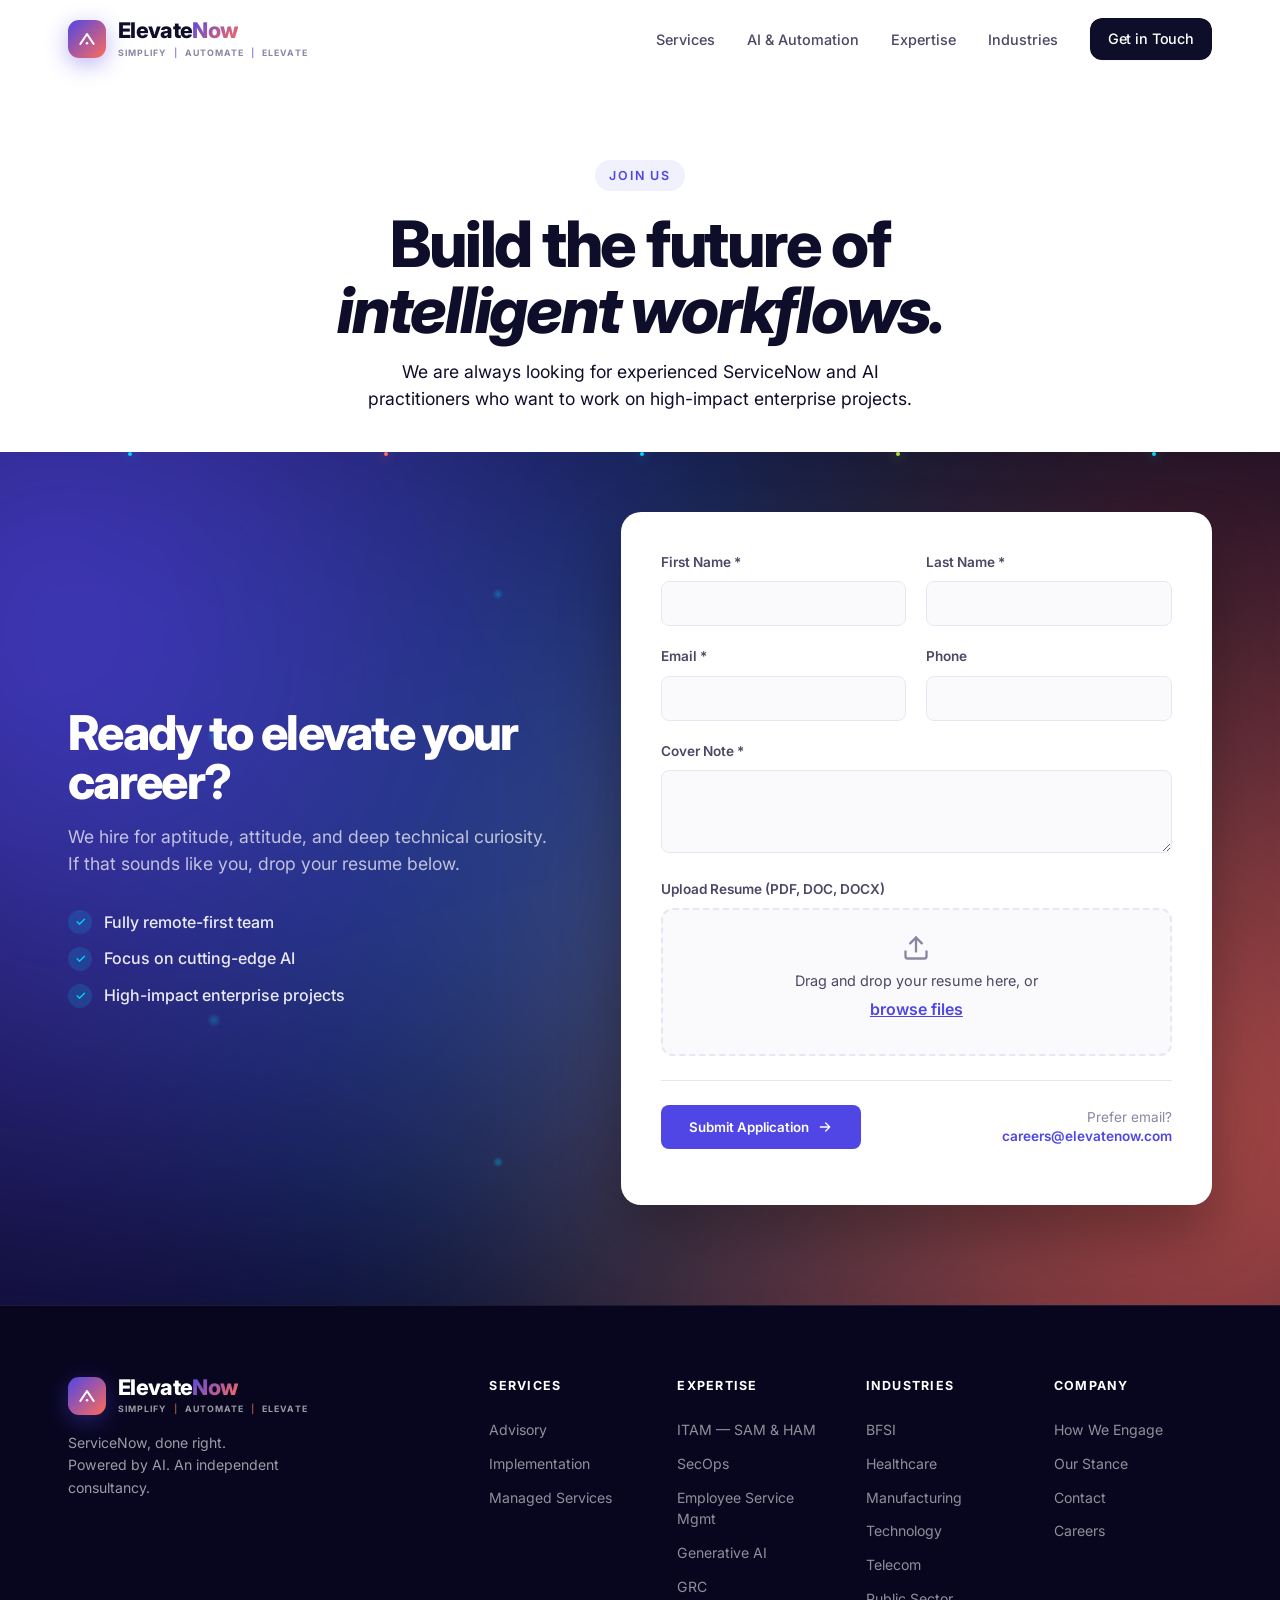
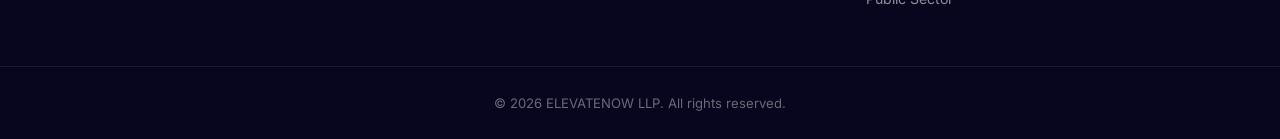
<file: careers.html>
<!DOCTYPE html>
<html lang="en">
<head>
<meta charset="UTF-8">
<meta name="viewport" content="width=device-width, initial-scale=1.0">
<title>Careers — ElevateNow</title>
<meta name="description" content="Join ElevateNow. We are always looking for experienced ServiceNow and AI practitioners.">
<link rel="preconnect" href="https://fonts.googleapis.com">
<link rel="preconnect" href="https://fonts.gstatic.com" crossorigin>
<link href="https://fonts.googleapis.com/css2?family=Inter:wght@400;500;600;700;800;900&display=swap" rel="stylesheet">
<link rel="stylesheet" href="css/style.css">
<!-- Favicon -->
<link rel="icon" href="data:image/svg+xml,%3Csvg xmlns='http://www.w3.org/2000/svg' viewBox='0 0 32 32'%3E%3Cdefs%3E%3ClinearGradient id='g' x1='0' y1='0' x2='1' y2='1'%3E%3Cstop offset='0%25' stop-color='%234F46E5'/%3E%3Cstop offset='100%25' stop-color='%23FF6B5B'/%3E%3C/linearGradient%3E%3C/defs%3E%3Crect width='32' height='32' rx='8' fill='url(%23g)'/%3E%3Cpath d='M8 22L16 10l8 12' stroke='%23fff' stroke-width='2.5' stroke-linecap='round' stroke-linejoin='round' fill='none'/%3E%3Ccircle cx='16' cy='20' r='1.5' fill='%23fff'/%3E%3C/svg%3E" type="image/svg+xml">
</head>
<body>

<!-- ===== NAV ===== -->
<nav class="nav">
  <div class="nav-inner">
    <a href="index.html" class="logo">
      <span class="logo-mark">
        <svg viewBox="0 0 24 24" width="20" height="20" fill="none">
          <path d="M4 18L12 6l8 12" stroke="currentColor" stroke-width="2.5" stroke-linecap="round" stroke-linejoin="round"/>
          <circle cx="12" cy="17" r="1.5" fill="currentColor"/>
        </svg>
      </span>
      <div class="logo-text-wrapper">
        <div class="logo-text-main">
          <span class="logo-elevate">Elevate</span><span class="logo-now">Now</span>
        </div>
        <div class="logo-tagline">
          Simplify <span class="logo-sep">|</span> Automate <span class="logo-sep">|</span> Elevate
        </div>
      </div>
    </a>
    <ul class="nav-links">
      <li><a href="index.html#services">Services</a></li>
      <li><a href="index.html#ai">AI &amp; Automation</a></li>
      <li><a href="index.html#expertise">Expertise</a></li>
      <li><a href="index.html#industries">Industries</a></li>
      <li><a href="index.html#contact" class="btn btn-sm btn-primary">Get in Touch</a></li>
    </ul>
    <button class="nav-burger" aria-label="Menu"><span></span><span></span><span></span></button>
  </div>
</nav>

<!-- ===== CAREERS HEADER ===== -->
<header class="section" style="padding-top: 160px; padding-bottom: 40px; text-align: center; background: var(--bg);">
  <div class="container">
    <p class="eyebrow">Join Us</p>
    <h1 style="font-size: clamp(2.5rem, 5vw, 4rem); margin-bottom: 16px;">Build the future of<br><em>intelligent workflows.</em></h1>
    <p class="muted" style="max-width: 560px; margin: 0 auto; font-size: 1.1rem;">We are always looking for experienced ServiceNow and AI practitioners who want to work on high-impact enterprise projects.</p>
  </div>
</header>

<!-- ===== CAREERS FORM ===== -->
<section class="cta" style="padding: 60px 0 100px;">
  <div class="cta-bg" aria-hidden="true">
    <div class="cta-mesh"></div>

    <!-- Neural network background -->
    <svg class="cta-network" viewBox="0 0 1200 600" preserveAspectRatio="xMidYMid slice" xmlns="http://www.w3.org/2000/svg" aria-hidden="true">
      <defs>
        <radialGradient id="ctaNodeGrad">
          <stop offset="0%" stop-color="#00D4FF" stop-opacity="1"/>
          <stop offset="100%" stop-color="#00D4FF" stop-opacity="0"/>
        </radialGradient>
      </defs>
      <g stroke="rgba(79,70,229,0.25)" stroke-width="0.5" fill="none">
        <line x1="100" y1="100" x2="300" y2="200"/>
        <line x1="300" y1="200" x2="500" y2="100"/>
        <line x1="500" y1="100" x2="700" y2="200"/>
        <line x1="700" y1="200" x2="900" y2="100"/>
        <line x1="900" y1="100" x2="1100" y2="200"/>
        <line x1="100" y1="500" x2="300" y2="400"/>
        <line x1="300" y1="400" x2="500" y2="500"/>
        <line x1="500" y1="500" x2="700" y2="400"/>
        <line x1="700" y1="400" x2="900" y2="500"/>
        <line x1="900" y1="500" x2="1100" y2="400"/>
        <line x1="300" y1="200" x2="300" y2="400"/>
        <line x1="700" y1="200" x2="700" y2="400"/>
        <line x1="500" y1="100" x2="500" y2="500"/>
      </g>
      <g fill="url(#ctaNodeGrad)">
        <circle cx="100" cy="100" r="4"/><circle cx="300" cy="200" r="5"/><circle cx="500" cy="100" r="4"/><circle cx="700" cy="200" r="5"/><circle cx="900" cy="100" r="4"/><circle cx="1100" cy="200" r="5"/>
        <circle cx="100" cy="500" r="4"/><circle cx="300" cy="400" r="5"/><circle cx="500" cy="500" r="4"/><circle cx="700" cy="400" r="5"/><circle cx="900" cy="500" r="4"/><circle cx="1100" cy="400" r="5"/>
      </g>
      <g fill="#00D4FF">
        <circle cx="300" cy="200" r="2"><animate attributeName="opacity" values="1;0.2;1" dur="2s" repeatCount="indefinite"/></circle>
        <circle cx="700" cy="200" r="2"><animate attributeName="opacity" values="1;0.2;1" dur="2.4s" repeatCount="indefinite"/></circle>
        <circle cx="500" cy="500" r="2"><animate attributeName="opacity" values="1;0.2;1" dur="2.8s" repeatCount="indefinite"/></circle>
      </g>
    </svg>

    <!-- Rising particles -->
    <div class="cta-particles">
      <span></span><span></span><span></span><span></span><span></span>
    </div>
  </div>
  
  <div class="container" style="position: relative; z-index: 2;">
    <div class="contact-wrapper" style="grid-template-columns: 1fr 1.2fr; gap: 60px;">
      <div class="contact-copy">
        <h2 style="color: #fff;">Ready to elevate your career?</h2>
        <p style="color: rgba(255,255,255,0.7);">We hire for aptitude, attitude, and deep technical curiosity. If that sounds like you, drop your resume below.</p>
        <div class="contact-benefits">
          <div class="benefit"><span>✓</span> Fully remote-first team</div>
          <div class="benefit"><span>✓</span> Focus on cutting-edge AI</div>
          <div class="benefit"><span>✓</span> High-impact enterprise projects</div>
        </div>
      </div>

      <div class="contact-form-card" style="padding: 40px;">
        <form id="careersForm" novalidate>
          <div class="form-row">
            <div class="form-group"><label for="jobFirstName">First Name *</label><input type="text" id="jobFirstName" name="firstName" required></div>
            <div class="form-group"><label for="jobLastName">Last Name *</label><input type="text" id="jobLastName" name="lastName" required></div>
          </div>
          <div class="form-row">
            <div class="form-group"><label for="jobEmail">Email *</label><input type="email" id="jobEmail" name="email" required></div>
            <div class="form-group"><label for="jobPhone">Phone</label><input type="tel" id="jobPhone" name="phone"></div>
          </div>
          <div class="form-group"><label for="jobMessage">Cover Note *</label><textarea id="jobMessage" name="message" rows="3" required></textarea></div>
          
          <div class="form-group" style="margin-bottom: 0;">
            <label>Upload Resume (PDF, DOC, DOCX)</label>
            <div class="upload-zone" id="uploadZone">
              <input type="file" id="resume" name="resume" accept=".pdf,.doc,.docx" hidden>
              <svg width="28" height="28" viewBox="0 0 24 24" fill="none" stroke="currentColor" stroke-width="2" stroke-linecap="round" stroke-linejoin="round" style="margin-bottom: 8px; color: var(--muted);"><path d="M21 15v4a2 2 0 0 1-2 2H5a2 2 0 0 1-2-2v-4"/><polyline points="17 8 12 3 7 8"/><line x1="12" y1="3" x2="12" y2="15"/></svg>
              <p style="font-size: 0.9rem; color: var(--ink-soft); margin-bottom: 4px;">Drag and drop your resume here, or</p>
              <span style="color: var(--brand); font-weight: 600; text-decoration: underline; cursor: pointer;">browse files</span>
              <p id="fileName" style="font-size: 0.8rem; color: var(--ink); font-weight: 600; margin-top: 8px;"></p>
            </div>
          </div>

          <div class="form-footer">
            <button type="submit" class="btn-send">Submit Application <svg width="16" height="16" viewBox="0 0 24 24" fill="none"><path d="M5 12h14M13 6l6 6-6 6" stroke="currentColor" stroke-width="2" stroke-linecap="round" stroke-linejoin="round"/></svg></button>
            <div class="prefer-email">Prefer email?<br><a href="mailto:careers@elevatenow.com">careers@elevatenow.com</a></div>
          </div>
          <p class="form-status" role="status" aria-live="polite"></p>
        </form>
      </div>
    </div>
  </div>
</section>

<!-- ===== FOOTER ===== -->
<footer class="footer">
  <div class="container footer-inner">
    <div class="footer-brand">
      <a href="index.html" class="logo logo-light">
        <span class="logo-mark">
          <svg viewBox="0 0 24 24" width="20" height="20" fill="none"><path d="M4 18L12 6l8 12" stroke="currentColor" stroke-width="2.5" stroke-linecap="round" stroke-linejoin="round"/><circle cx="12" cy="17" r="1.5" fill="currentColor"/></svg>
        </span>
        <div class="logo-text-wrapper">
          <div class="logo-text-main">
            <span class="logo-elevate">Elevate</span><span class="logo-now">Now</span>
          </div>
          <div class="logo-tagline">
            Simplify <span class="logo-sep">|</span> Automate <span class="logo-sep">|</span> Elevate
          </div>
        </div>
      </a>
      <p class="footer-tag">ServiceNow, done right.<br>Powered by AI. An independent consultancy.</p>
    </div>
    <div class="footer-links">
      <div><h5>Services</h5><a href="index.html#services">Advisory</a><a href="index.html#services">Implementation</a><a href="index.html#services">Managed Services</a></div>
      <div><h5>Expertise</h5><a href="index.html#expertise">ITAM — SAM &amp; HAM</a><a href="index.html#expertise">SecOps</a><a href="index.html#expertise">Employee Service Mgmt</a><a href="index.html#ai">Generative AI</a><a href="index.html#expertise">GRC</a></div>
      <div><h5>Industries</h5><a href="index.html#industries">BFSI</a><a href="index.html#industries">Healthcare</a><a href="index.html#industries">Manufacturing</a><a href="index.html#industries">Technology</a><a href="index.html#industries">Telecom</a><a href="index.html#industries">Public Sector</a></div>
      <div>
        <h5>Company</h5>
        <a href="index.html#engagement">How We Engage</a>
        <a href="index.html#stance">Our Stance</a>
        <a href="index.html#contact">Contact</a>
        <a href="careers.html">Careers</a>
      </div>
    </div>
  </div>
  <div class="footer-bottom"><p>© <span id="year"></span> ELEVATENOW LLP. All rights reserved.</p></div>
</footer>

<script src="js/main.js"></script>
</body>
</html>
</file>
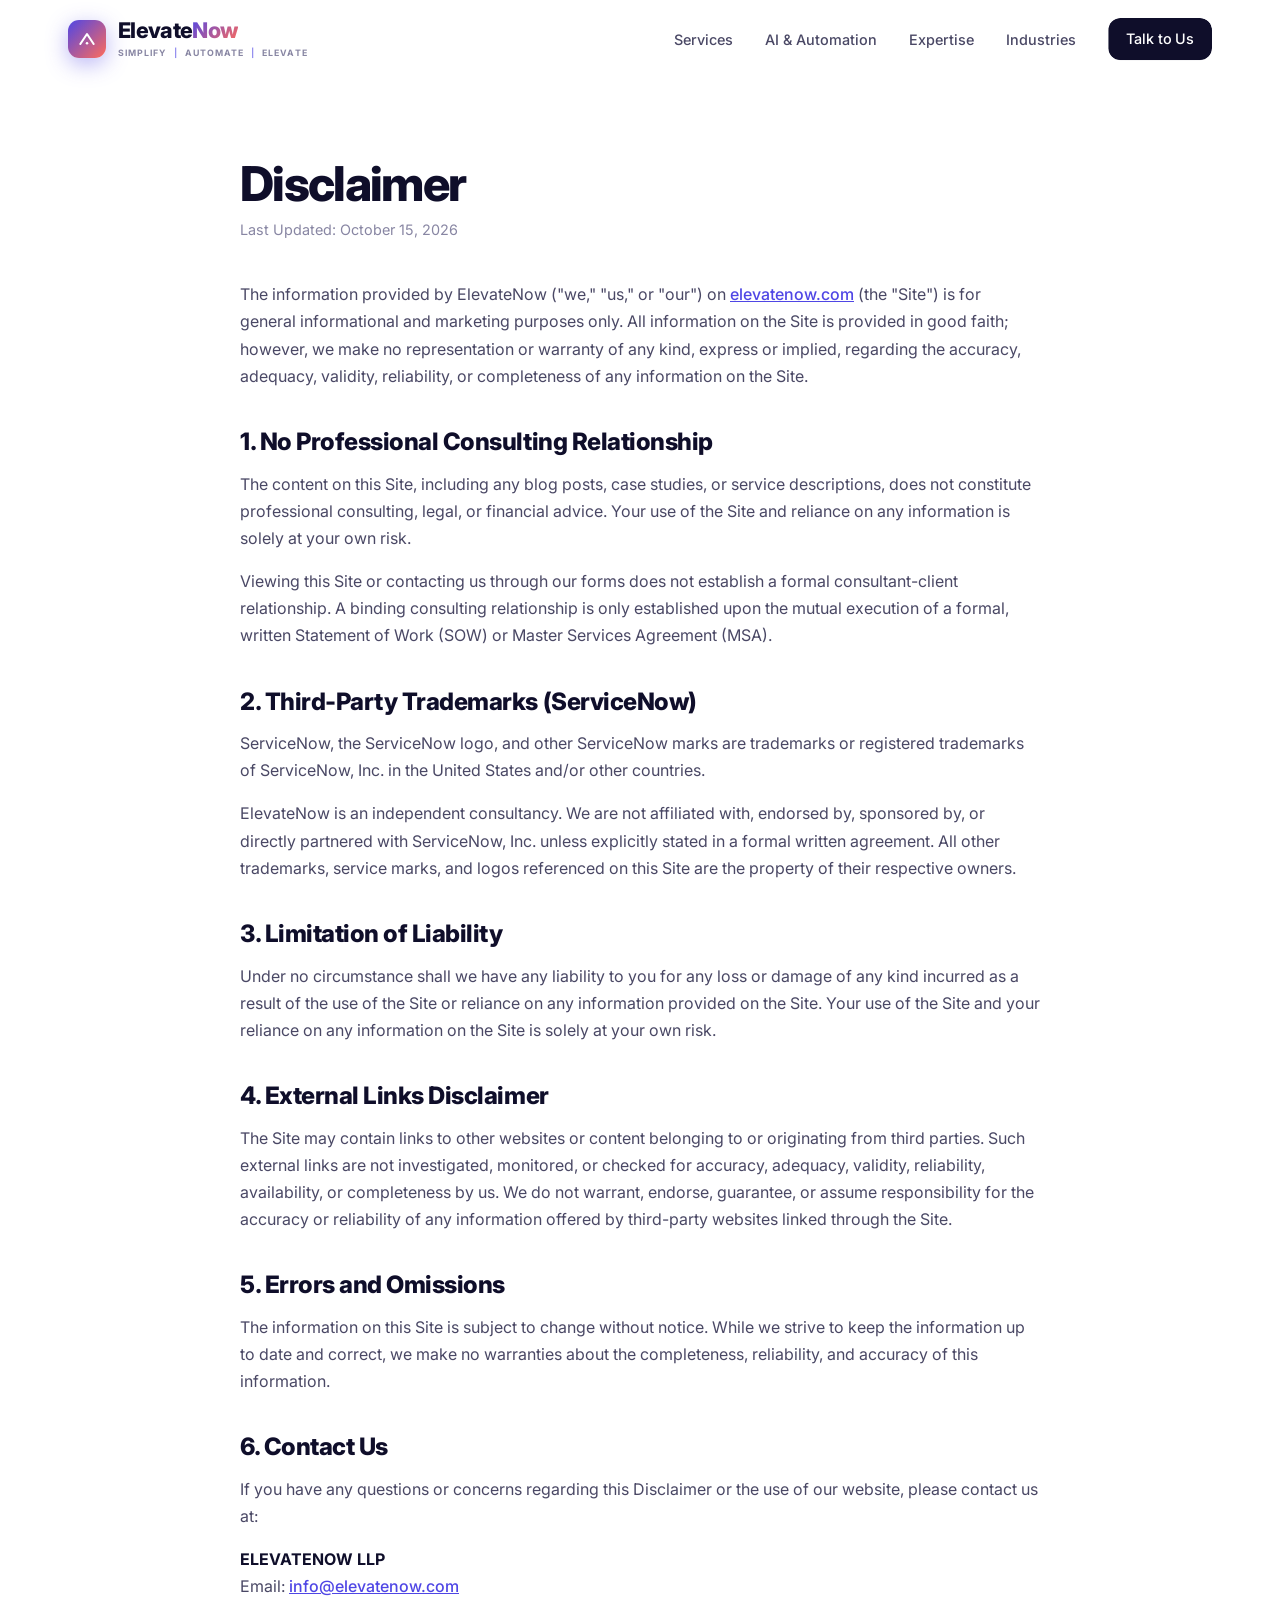
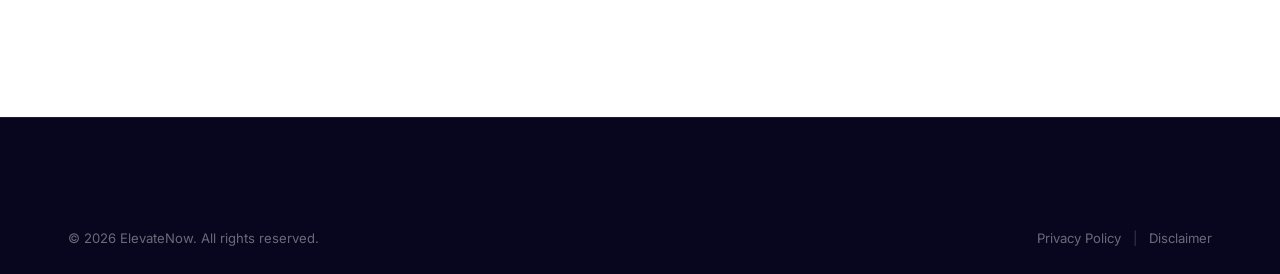
<file: disclaimer.html>
<!DOCTYPE html>
<html lang="en">
<head>
<meta charset="UTF-8">
<meta name="viewport" content="width=device-width, initial-scale=1.0">
<title>Disclaimer — ElevateNow</title>
<meta name="description" content="ElevateNow Website Disclaimer and Terms of Use.">
<link rel="preconnect" href="https://fonts.googleapis.com">
<link rel="preconnect" href="https://fonts.gstatic.com" crossorigin>
<link href="https://fonts.googleapis.com/css2?family=Inter:wght@400;500;600;700;800;900&display=swap" rel="stylesheet">
<link rel="stylesheet" href="css/style.css">
</head>
<body>

<!-- ===== NAV ===== -->
<nav class="nav">
  <div class="nav-inner">
    <a href="index.html" class="logo">
      <span class="logo-mark">
        <svg viewBox="0 0 24 24" width="20" height="20" fill="none">
          <path d="M4 18L12 6l8 12" stroke="currentColor" stroke-width="2.5" stroke-linecap="round" stroke-linejoin="round"/>
          <circle cx="12" cy="17" r="1.5" fill="currentColor"/>
        </svg>
      </span>
      <div class="logo-text-wrapper">
        <div class="logo-text-main">
          <span class="logo-elevate">Elevate</span><span class="logo-now">Now</span>
        </div>
        <div class="logo-tagline">
          Simplify <span class="logo-sep">|</span> Automate <span class="logo-sep">|</span> Elevate
        </div>
      </div>
    </a>
    <ul class="nav-links">
      <li><a href="index.html#services">Services</a></li>
      <li><a href="index.html#ai">AI &amp; Automation</a></li>
      <li><a href="index.html#expertise">Expertise</a></li>
      <li><a href="index.html#industries">Industries</a></li>
      <li><a href="index.html#contact" class="btn btn-sm btn-primary">Talk to Us</a></li>
    </ul>
    <button class="nav-burger" aria-label="Menu"><span></span><span></span><span></span></button>
  </div>
</nav>

<!-- ===== DISCLAIMER CONTENT ===== -->
<main class="container legal-content">
  <h1>Disclaimer</h1>
  <span class="last-updated">Last Updated: October 15, 2026</span>

  <p>The information provided by ElevateNow ("we," "us," or "our") on <a href="index.html">elevatenow.com</a> (the "Site") is for general informational and marketing purposes only. All information on the Site is provided in good faith; however, we make no representation or warranty of any kind, express or implied, regarding the accuracy, adequacy, validity, reliability, or completeness of any information on the Site.</p>

  <h2>1. No Professional Consulting Relationship</h2>
  <p>The content on this Site, including any blog posts, case studies, or service descriptions, does not constitute professional consulting, legal, or financial advice. Your use of the Site and reliance on any information is solely at your own risk.</p>
  <p>Viewing this Site or contacting us through our forms does not establish a formal consultant-client relationship. A binding consulting relationship is only established upon the mutual execution of a formal, written Statement of Work (SOW) or Master Services Agreement (MSA).</p>

  <h2>2. Third-Party Trademarks (ServiceNow)</h2>
  <p>ServiceNow, the ServiceNow logo, and other ServiceNow marks are trademarks or registered trademarks of ServiceNow, Inc. in the United States and/or other countries.</p>
  <p>ElevateNow is an independent consultancy. We are not affiliated with, endorsed by, sponsored by, or directly partnered with ServiceNow, Inc. unless explicitly stated in a formal written agreement. All other trademarks, service marks, and logos referenced on this Site are the property of their respective owners.</p>

  <h2>3. Limitation of Liability</h2>
  <p>Under no circumstance shall we have any liability to you for any loss or damage of any kind incurred as a result of the use of the Site or reliance on any information provided on the Site. Your use of the Site and your reliance on any information on the Site is solely at your own risk.</p>

  <h2>4. External Links Disclaimer</h2>
  <p>The Site may contain links to other websites or content belonging to or originating from third parties. Such external links are not investigated, monitored, or checked for accuracy, adequacy, validity, reliability, availability, or completeness by us. We do not warrant, endorse, guarantee, or assume responsibility for the accuracy or reliability of any information offered by third-party websites linked through the Site.</p>

  <h2>5. Errors and Omissions</h2>
  <p>The information on this Site is subject to change without notice. While we strive to keep the information up to date and correct, we make no warranties about the completeness, reliability, and accuracy of this information.</p>

    <h2>6. Contact Us</h2>
  <p>If you have any questions or concerns regarding this Disclaimer or the use of our website, please contact us at:</p>
  <p>
    <strong>ELEVATENOW LLP</strong><br>
    Email: <a href="mailto:info@elevatenow.com">info@elevatenow.com</a>
  </p>
</main>

<!-- ===== FOOTER (Simplified for Legal Page) ===== -->
<footer class="footer">
  <div class="footer-bottom" style="border-top: none; padding-top: 40px;">
    <div class="container footer-bottom-inner">
      <p>© <span id="year"></span> ElevateNow. All rights reserved.</p>
      <div class="legal-links">
        <a href="privacy.html">Privacy Policy</a>
        <span class="divider">|</span>
        <a href="disclaimer.html">Disclaimer</a>
      </div>
    </div>
  </div>
</footer>

<script>
  document.getElementById('year').textContent = new Date().getFullYear();
</script>
</body>
</html>
</file>
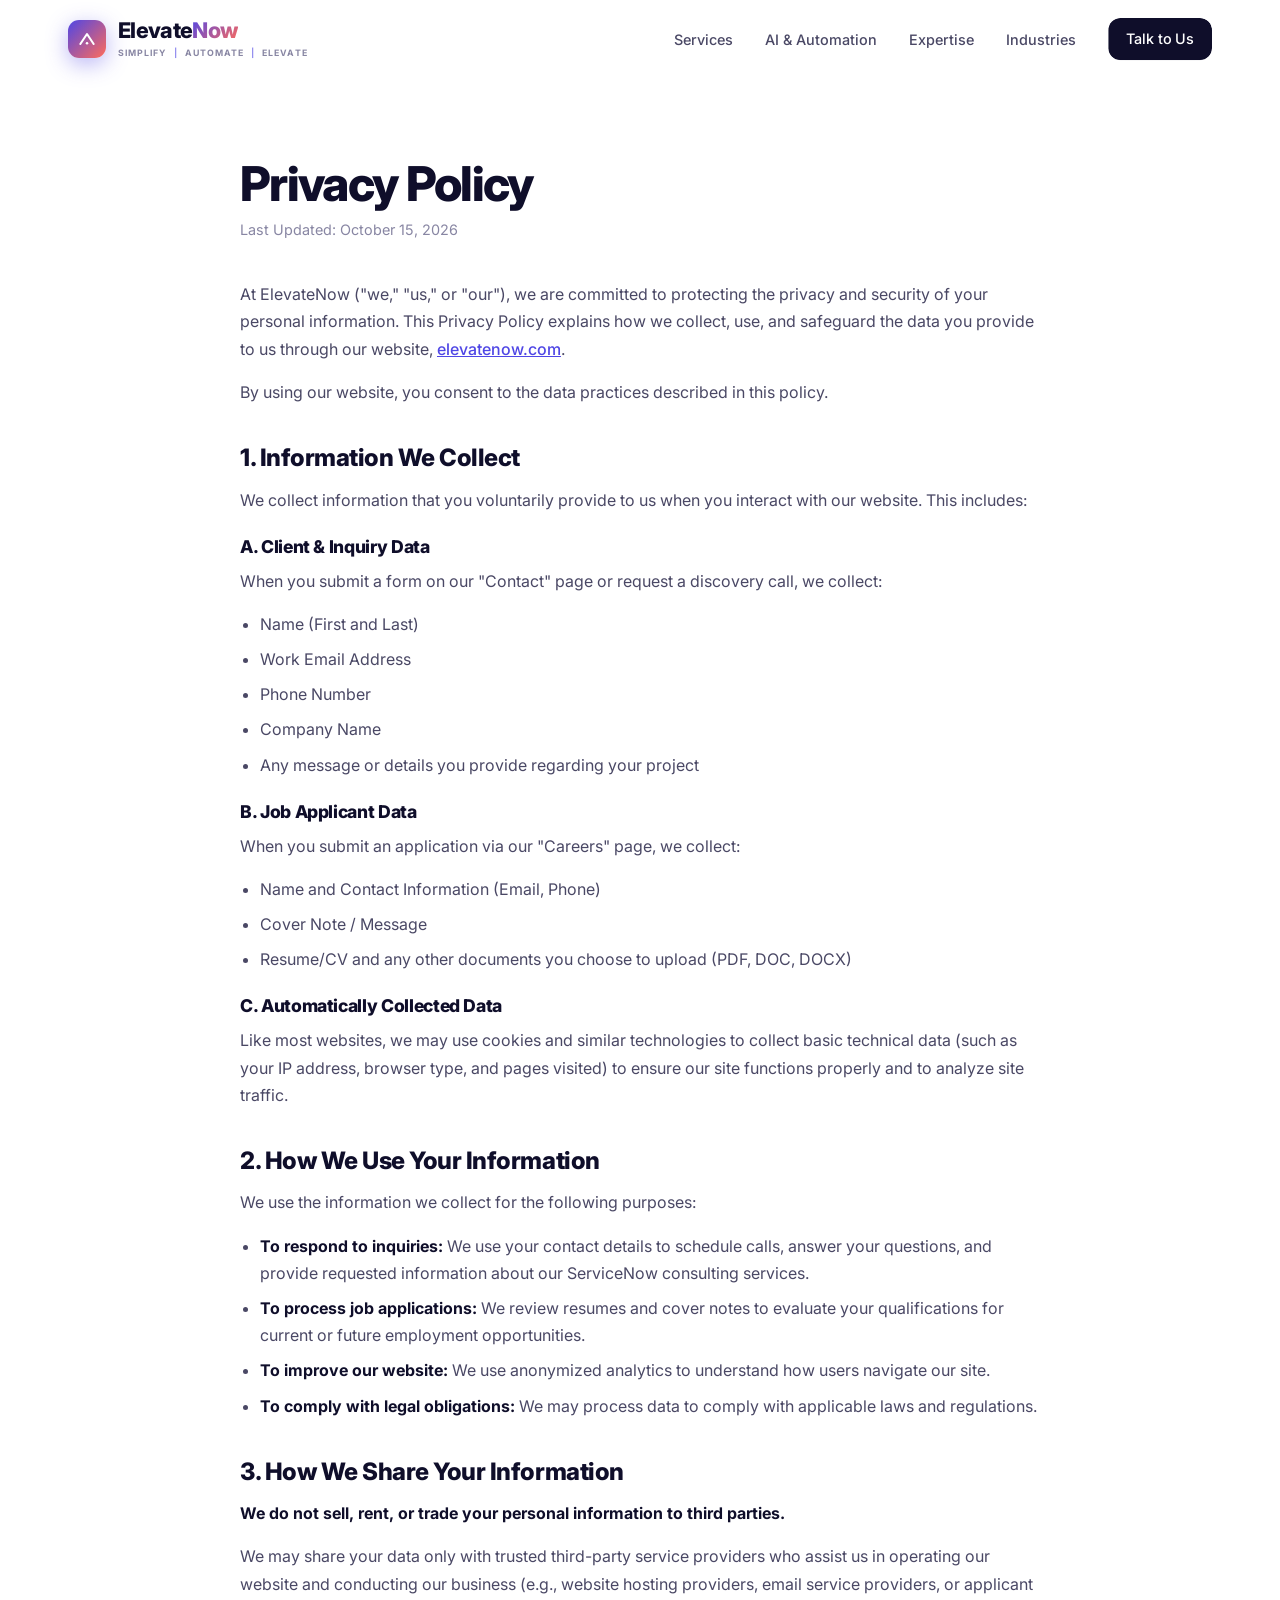
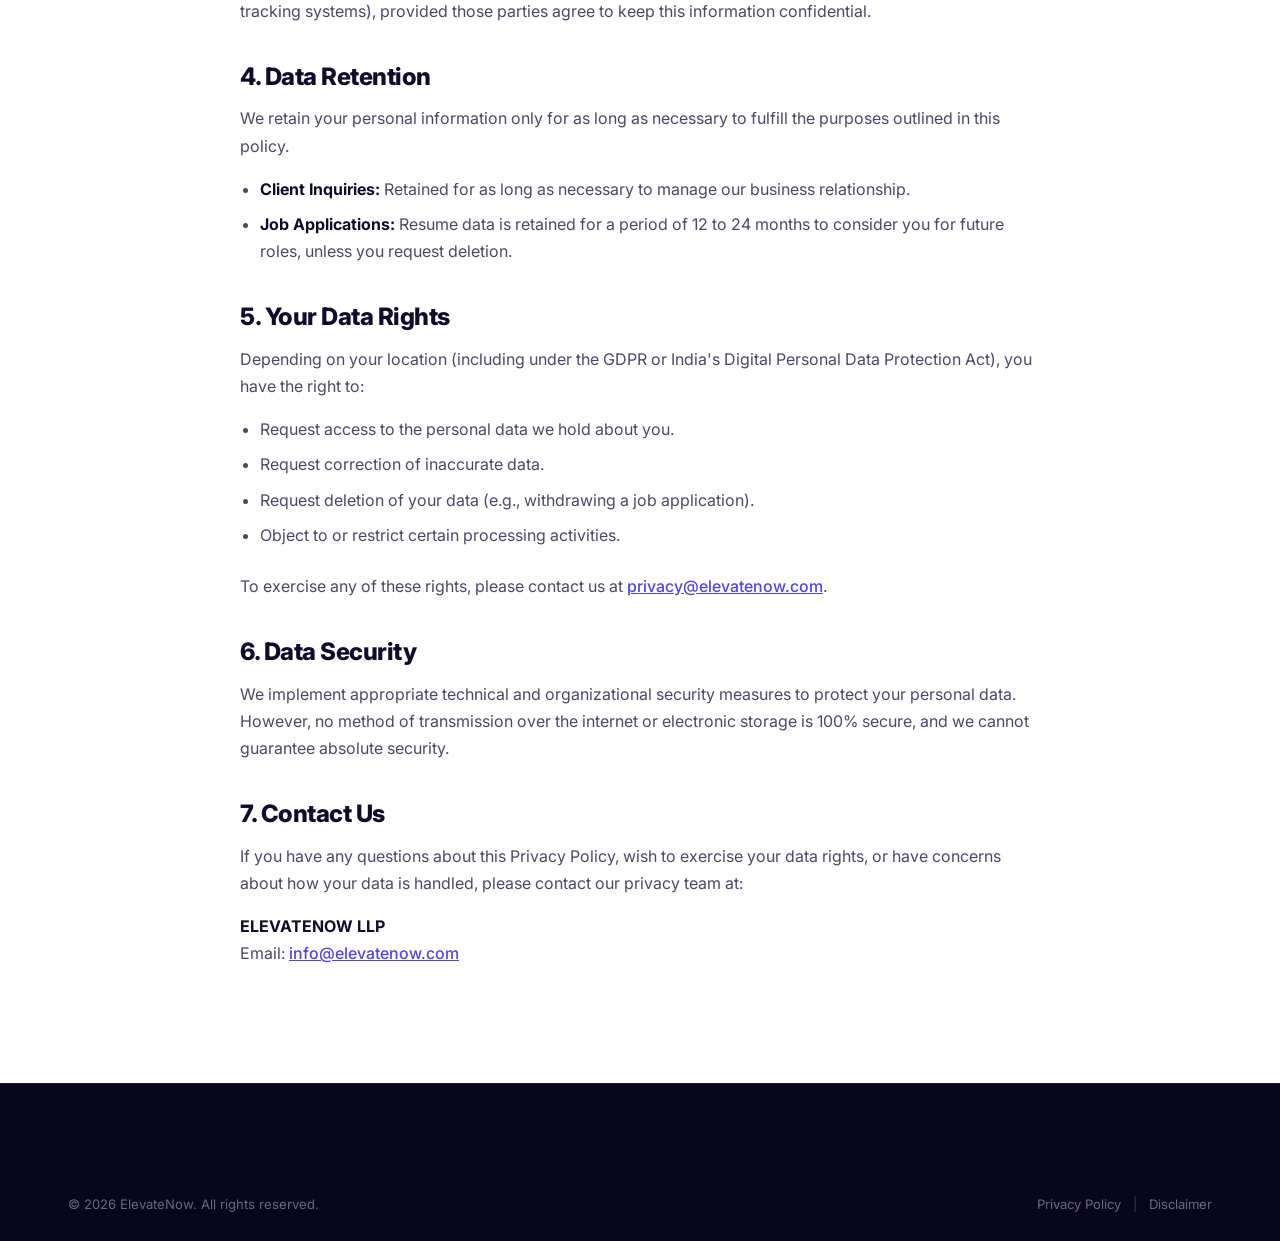
<file: privacy.html>
<!DOCTYPE html>
<html lang="en">
<head>
<meta charset="UTF-8">
<meta name="viewport" content="width=device-width, initial-scale=1.0">
<title>Privacy Policy — ElevateNow</title>
<meta name="description" content="ElevateNow Privacy Policy. How we collect, use, and protect your data.">
<link rel="preconnect" href="https://fonts.googleapis.com">
<link rel="preconnect" href="https://fonts.gstatic.com" crossorigin>
<link href="https://fonts.googleapis.com/css2?family=Inter:wght@400;500;600;700;800;900&display=swap" rel="stylesheet">
<link rel="stylesheet" href="css/style.css">
</head>
<body>

<!-- ===== NAV ===== -->
<nav class="nav">
  <div class="nav-inner">
    <a href="index.html" class="logo">
      <span class="logo-mark">
        <svg viewBox="0 0 24 24" width="20" height="20" fill="none">
          <path d="M4 18L12 6l8 12" stroke="currentColor" stroke-width="2.5" stroke-linecap="round" stroke-linejoin="round"/>
          <circle cx="12" cy="17" r="1.5" fill="currentColor"/>
        </svg>
      </span>
      <div class="logo-text-wrapper">
        <div class="logo-text-main">
          <span class="logo-elevate">Elevate</span><span class="logo-now">Now</span>
        </div>
        <div class="logo-tagline">
          Simplify <span class="logo-sep">|</span> Automate <span class="logo-sep">|</span> Elevate
        </div>
      </div>
    </a>
    <ul class="nav-links">
      <li><a href="index.html#services">Services</a></li>
      <li><a href="index.html#ai">AI &amp; Automation</a></li>
      <li><a href="index.html#expertise">Expertise</a></li>
      <li><a href="index.html#industries">Industries</a></li>
      <li><a href="index.html#contact" class="btn btn-sm btn-primary">Talk to Us</a></li>
    </ul>
    <button class="nav-burger" aria-label="Menu"><span></span><span></span><span></span></button>
  </div>
</nav>

<!-- ===== PRIVACY CONTENT ===== -->
<main class="container legal-content">
  <h1>Privacy Policy</h1>
  <span class="last-updated">Last Updated: October 15, 2026</span>

  <p>At ElevateNow ("we," "us," or "our"), we are committed to protecting the privacy and security of your personal information. This Privacy Policy explains how we collect, use, and safeguard the data you provide to us through our website, <a href="index.html">elevatenow.com</a>.</p>
  <p>By using our website, you consent to the data practices described in this policy.</p>

  <h2>1. Information We Collect</h2>
  <p>We collect information that you voluntarily provide to us when you interact with our website. This includes:</p>
  
  <h3>A. Client & Inquiry Data</h3>
  <p>When you submit a form on our "Contact" page or request a discovery call, we collect:</p>
  <ul>
    <li>Name (First and Last)</li>
    <li>Work Email Address</li>
    <li>Phone Number</li>
    <li>Company Name</li>
    <li>Any message or details you provide regarding your project</li>
  </ul>

  <h3>B. Job Applicant Data</h3>
  <p>When you submit an application via our "Careers" page, we collect:</p>
  <ul>
    <li>Name and Contact Information (Email, Phone)</li>
    <li>Cover Note / Message</li>
    <li>Resume/CV and any other documents you choose to upload (PDF, DOC, DOCX)</li>
  </ul>

  <h3>C. Automatically Collected Data</h3>
  <p>Like most websites, we may use cookies and similar technologies to collect basic technical data (such as your IP address, browser type, and pages visited) to ensure our site functions properly and to analyze site traffic.</p>

  <h2>2. How We Use Your Information</h2>
  <p>We use the information we collect for the following purposes:</p>
  <ul>
    <li><strong>To respond to inquiries:</strong> We use your contact details to schedule calls, answer your questions, and provide requested information about our ServiceNow consulting services.</li>
    <li><strong>To process job applications:</strong> We review resumes and cover notes to evaluate your qualifications for current or future employment opportunities.</li>
    <li><strong>To improve our website:</strong> We use anonymized analytics to understand how users navigate our site.</li>
    <li><strong>To comply with legal obligations:</strong> We may process data to comply with applicable laws and regulations.</li>
  </ul>

  <h2>3. How We Share Your Information</h2>
  <p><strong>We do not sell, rent, or trade your personal information to third parties.</strong></p>
  <p>We may share your data only with trusted third-party service providers who assist us in operating our website and conducting our business (e.g., website hosting providers, email service providers, or applicant tracking systems), provided those parties agree to keep this information confidential.</p>

  <h2>4. Data Retention</h2>
  <p>We retain your personal information only for as long as necessary to fulfill the purposes outlined in this policy. </p>
  <ul>
    <li><strong>Client Inquiries:</strong> Retained for as long as necessary to manage our business relationship.</li>
    <li><strong>Job Applications:</strong> Resume data is retained for a period of 12 to 24 months to consider you for future roles, unless you request deletion.</li>
  </ul>

  <h2>5. Your Data Rights</h2>
  <p>Depending on your location (including under the GDPR or India's Digital Personal Data Protection Act), you have the right to:</p>
  <ul>
    <li>Request access to the personal data we hold about you.</li>
    <li>Request correction of inaccurate data.</li>
    <li>Request deletion of your data (e.g., withdrawing a job application).</li>
    <li>Object to or restrict certain processing activities.</li>
  </ul>
  <p>To exercise any of these rights, please contact us at <a href="mailto:privacy@elevatenow.com">privacy@elevatenow.com</a>.</p>

  <h2>6. Data Security</h2>
  <p>We implement appropriate technical and organizational security measures to protect your personal data. However, no method of transmission over the internet or electronic storage is 100% secure, and we cannot guarantee absolute security.</p>

  <h2>7. Contact Us</h2>
  <p>If you have any questions about this Privacy Policy, wish to exercise your data rights, or have concerns about how your data is handled, please contact our privacy team at:</p>
  <p>
    <strong>ELEVATENOW LLP</strong><br>
    Email: <a href="mailto:info@elevatenow.com">info@elevatenow.com</a>
  </p>
</main>

<!-- ===== FOOTER (Simplified for Legal Page) ===== -->
<footer class="footer">
  <div class="footer-bottom" style="border-top: none; padding-top: 40px;">
    <div class="container footer-bottom-inner">
      <p>© <span id="year"></span> ElevateNow. All rights reserved.</p>
      <div class="legal-links">
        <a href="privacy.html">Privacy Policy</a>
        <span class="divider">|</span>
        <a href="disclaimer.html">Disclaimer</a>
      </div>
    </div>
  </div>
</footer>

<script>
  document.getElementById('year').textContent = new Date().getFullYear();
</script>
</body>
</html>
</file>
<file: css/style.css>
/* =========================================================
   ElevateNow — Core Design System
   ========================================================= */

:root {
  --bg:        #FFFFFF;
  --bg-alt:    #F5F6FF;
  --bg-dark:   #08061F;
  --ink:       #0F0E2A;
  --ink-soft:  #4A4865;
  --muted:     #8886A3;
  --line:      #E8E6F2;
  --brand:     #4F46E5;
  --brand-ink: #3730A3;
  --accent:    #FF6B5B;
  --cyan:      #00D4FF;
  --lime:      #A3E635;
  --radius:    20px;
  --radius-sm: 12px;
  --shadow-sm: 0 4px 16px rgba(15,14,42,0.06);
  --shadow:    0 20px 50px rgba(15,14,42,0.10);
  --shadow-lg: 0 40px 100px rgba(79,70,229,0.22);
  --max:       1200px;
  --grad:      linear-gradient(135deg, #4F46E5 0%, #FF6B5B 100%);
  --grad-cyan: linear-gradient(135deg, #00D4FF, #4F46E5);
}

* { margin: 0; padding: 0; box-sizing: border-box; }
html { scroll-behavior: smooth; -webkit-text-size-adjust: 100%; }

body {
  font-family: 'Inter', system-ui, -apple-system, sans-serif;
  color: var(--ink);
  background: var(--bg);
  line-height: 1.55;
  font-size: 16px;
  -webkit-font-smoothing: antialiased;
  overflow-x: hidden;
}

img { max-width: 100%; display: block; }
a { color: inherit; text-decoration: none; }
button { font-family: inherit; cursor: pointer; border: none; background: none; }
input, textarea { font-family: inherit; }

.container { max-width: var(--max); margin: 0 auto; padding: 0 28px; }

h1, h2, h3, h4 { font-weight: 800; letter-spacing: -0.035em; line-height: 1.02; }
h1 { font-size: clamp(3rem, 7vw, 5.8rem); }
h2 { font-size: clamp(2.2rem, 5vw, 4.2rem); }
h3 { font-size: 1.5rem; letter-spacing: -0.02em; }
h2 em {
  font-style: normal;
  background: var(--grad);
  -webkit-background-clip: text;
  background-clip: text;
  color: transparent;
}

.eyebrow {
  display: inline-block;
  font-size: 0.78rem;
  font-weight: 600;
  letter-spacing: 0.14em;
  text-transform: uppercase;
  color: var(--brand);
  margin-bottom: 20px;
  padding: 6px 14px;
  background: rgba(79,70,229,0.08);
  border-radius: 100px;
}
.eyebrow-light { background: rgba(255,255,255,0.08); color: #A5B4FC; }

/* ===== Nav ===== */
.nav {
  position: fixed;
  top: 0; left: 0; right: 0;
  background: rgba(255,255,255,0.72);
  backdrop-filter: saturate(180%) blur(20px);
  -webkit-backdrop-filter: saturate(180%) blur(20px);
  z-index: 100;
  transition: background 0.3s, box-shadow 0.3s;
}
.nav-inner {
  max-width: var(--max); margin: 0 auto;
  padding: 18px 28px;
  display: flex; align-items: center; justify-content: space-between;
}

/* --- UPDATED LOGO STYLES --- */
.logo { 
  display: flex; 
  align-items: center; 
  gap: 12px; 
  text-decoration: none;
}
.logo-mark {
  width: 38px; height: 38px; border-radius: 11px;
  background: var(--grad);
  color: #fff;
  display: grid; place-items: center;
  box-shadow: 0 6px 22px rgba(79,70,229,0.4);
  transition: transform 0.3s;
  flex-shrink: 0;
}
.logo:hover .logo-mark { transform: rotate(-8deg) scale(1.05); }

.logo-text-wrapper {
  display: flex;
  flex-direction: column;
  justify-content: center;
  text-align: left;
}
.logo-text-main {
  font-size: 1.35rem;
  font-weight: 800;
  letter-spacing: -0.03em;
  line-height: 1.1;
  display: block;
}
.logo-elevate { color: var(--ink); }
.logo-now {
  background: var(--grad);
  -webkit-background-clip: text;
  background-clip: text;
  color: transparent;
  -webkit-text-fill-color: transparent;
}
.logo-tagline {
  font-size: 0.55rem;
  font-weight: 700;
  text-transform: uppercase;
  letter-spacing: 0.12em;
  color: var(--muted);
  margin-top: 3px;
  display: block;
}
.logo-sep { 
  color: var(--brand); 
  margin: 0 4px;
  opacity: 0.6;
}

/* Footer Logo Overrides */
.logo-light .logo-elevate { color: #fff; }
.logo-light .logo-tagline { color: rgba(255,255,255,0.6); }
.logo-light .logo-sep { color: var(--accent); }
/* --------------------------- */

.nav-links { display: flex; align-items: center; gap: 32px; list-style: none; }
.nav-links a {
  font-size: 0.9rem; font-weight: 500;
  color: var(--ink-soft); transition: color 0.2s;
  position: relative;
}
.nav-links a:not(.btn)::after {
  content: '';
  position: absolute;
  bottom: -4px; left: 0;
  width: 0; height: 2px;
  background: var(--grad);
  transition: width 0.3s;
  border-radius: 2px;
}
.nav-links a:not(.btn):hover::after { width: 100%; }
.nav-links a:not(.btn):hover { color: var(--ink); }

.nav-links a.btn,
.nav-links a.btn:hover {
  color: #fff;
  border-radius: 12px;
  clip-path: inset(0 round 12px);
  -webkit-clip-path: inset(0 round 12px);
}

.nav-burger { display: none; flex-direction: column; gap: 5px; padding: 6px; }
.nav-burger span { width: 22px; height: 2px; background: var(--ink); border-radius: 2px; }

/* ===== Buttons ===== */
.btn {
  display: inline-flex; align-items: center; gap: 8px;
  padding: 13px 24px;
  border-radius: 12px;
  font-size: 0.94rem; font-weight: 600;
  transition: all 0.3s cubic-bezier(0.4, 0, 0.2, 1);
  white-space: nowrap;
  letter-spacing: -0.01em;
  position: relative;
  overflow: hidden;
  isolation: isolate;
  -webkit-backface-visibility: hidden;
  transform: translateZ(0);
  clip-path: inset(0 round 12px);
  -webkit-clip-path: inset(0 round 12px);
}
.btn-primary {
  background: var(--ink);
  color: #fff;
  box-shadow: 0 4px 14px rgba(15,14,42,0.2);
}
.btn-primary::before {
  content: '';
  position: absolute;
  inset: 0;
  background: var(--grad);
  opacity: 0;
  transition: opacity 0.3s;
  z-index: -1;
  border-radius: 12px;
  pointer-events: none;
}
.btn-primary:hover::before { opacity: 1; }
.btn-primary:hover {
  transform: translateY(-2px);
  box-shadow: 0 14px 34px rgba(79,70,229,0.4);
}
.btn-primary svg { position: relative; z-index: 1; }

.btn-ghost {
  background: rgba(255,255,255,0.06);
  color: var(--ink);
  border: 1px solid rgba(15,14,42,0.12);
}
.btn-ghost:hover { background: rgba(15,14,42,0.04); border-color: rgba(15,14,42,0.3); }
.btn-lg {
  padding: 16px 28px;
  font-size: 1rem;
  clip-path: inset(0 round 12px);
  -webkit-clip-path: inset(0 round 12px);
}
.btn-sm {
  padding: 10px 18px;
  font-size: 0.86rem;
  clip-path: inset(0 round 12px);
  -webkit-clip-path: inset(0 round 12px);
}

/* ===== HERO ===== */
.hero {
  position: relative;
  padding: 180px 0 100px;
  overflow: hidden;
  background: var(--bg);
}
.hero-bg { position: absolute; inset: 0; pointer-events: none; overflow: hidden; }
.mesh {
  position: absolute;
  border-radius: 50%;
  filter: blur(100px);
}
.mesh-1 {
  width: 600px; height: 600px;
  background: radial-gradient(circle, rgba(79,70,229,0.12), transparent 70%); 
  top: -150px; left: -150px;
  animation: float 22s ease-in-out infinite;
}
.mesh-2 {
  width: 700px; height: 700px;
  background: radial-gradient(circle, rgba(255,107,91,0.08), transparent 70%);
  top: 50px; right: -200px;
  animation: float 28s ease-in-out infinite reverse;
}
.mesh-3 {
  width: 500px; height: 500px;
  background: radial-gradient(circle, rgba(0,212,255,0.08), transparent 70%);
  bottom: -200px; left: 30%;
  animation: float 25s ease-in-out infinite;
}
@keyframes float {
  0%, 100% { transform: translate(0, 0) scale(1); }
  33% { transform: translate(40px, -50px) scale(1.05); }
  66% { transform: translate(-30px, 30px) scale(0.97); }
}
.hero-grid {
  position: absolute; inset: 0;
  background-image:
    linear-gradient(rgba(15,14,42,0.04) 1px, transparent 1px),
    linear-gradient(90deg, rgba(15,14,42,0.04) 1px, transparent 1px);
  background-size: 64px 64px;
  mask-image: radial-gradient(ellipse at 50% 40%, #000 30%, transparent 75%);
  -webkit-mask-image: radial-gradient(ellipse at 50% 40%, #000 30%, transparent 75%);
}
.hero-inner {
  position: relative;
  display: grid;
  grid-template-columns: 1.1fr 1fr;
  gap: 80px;
  align-items: center;
}
.hero-pill {
  display: inline-flex;
  align-items: center;
  gap: 8px;
  padding: 8px 16px;
  background: rgba(255,255,255,0.7);
  border: 1px solid rgba(79,70,229,0.15);
  border-radius: 100px;
  font-size: 0.82rem;
  font-weight: 500;
  color: var(--ink-soft);
  margin-bottom: 28px;
  backdrop-filter: blur(10px);
}
.hero-pill .dot {
  width: 7px; height: 7px;
  background: #28C840;
  border-radius: 50%;
  box-shadow: 0 0 0 3px rgba(40,200,64,0.2);
  animation: pulse 2s infinite;
}
@keyframes pulse {
  0%, 100% { opacity: 1; transform: scale(1); }
  50% { opacity: 0.5; transform: scale(1.3); }
}
.hero-title { margin-bottom: 26px; }
.hero-title em {
  font-style: normal;
  background: linear-gradient(135deg, #4F46E5 0%, #FF6B5B 50%, #00D4FF 100%);
  background-size: 200% 200%;
  -webkit-background-clip: text;
  background-clip: text;
  color: transparent;
  animation: shimmer 6s ease-in-out infinite;
}
@keyframes shimmer {
  0%, 100% { background-position: 0% 50%; }
  50% { background-position: 100% 50%; }
}
.hero-sub {
  font-size: 1.1rem;
  color: var(--ink-soft);
  max-width: 520px;
  margin-bottom: 40px;
  line-height: 1.6;
}
.hero-actions {
  display: flex;
  gap: 12px;
  margin-bottom: 50px;
  flex-wrap: wrap;
}
.hero-metrics {
  display: flex;
  gap: 40px;
  padding-top: 30px;
  border-top: 1px solid var(--line);
}
.hero-metrics > div { display: flex; flex-direction: column; gap: 4px; }
.hero-metrics strong {
  font-size: 1.6rem;
  font-weight: 800;
  letter-spacing: -0.03em;
  background: var(--grad);
  -webkit-background-clip: text;
  background-clip: text;
  color: transparent;
}
.hero-metrics span {
  font-size: 0.82rem;
  color: var(--muted);
  font-weight: 500;
}

/* ===== MARQUEE ===== */
.marquee {
  position: relative;
  padding: 56px 0;
  background: var(--bg-dark);
  overflow: hidden;
  display: flex;
  flex-direction: column;
  gap: 20px;
}
.marquee-glow {
  position: absolute;
  inset: 0;
  background:
    radial-gradient(ellipse at 20% 50%, rgba(79,70,229,0.25), transparent 50%),
    radial-gradient(ellipse at 80% 50%, rgba(255,107,91,0.18), transparent 50%);
  filter: blur(50px);
  pointer-events: none;
}
.marquee::before,
.marquee::after {
  content: '';
  position: absolute;
  top: 0; bottom: 0;
  width: 180px;
  z-index: 3;
  pointer-events: none;
}
.marquee::before { left: 0; background: linear-gradient(90deg, var(--bg-dark), transparent); }
.marquee::after  { right: 0; background: linear-gradient(270deg, var(--bg-dark), transparent); }
.marquee-row { overflow: hidden; position: relative; }
.marquee-track {
  display: flex;
  gap: 14px;
  width: max-content;
  animation: scroll 50s linear infinite;
}
.marquee-row-reverse .marquee-track {
  animation-direction: reverse;
  animation-duration: 65s;
}
.marquee:hover .marquee-track { animation-play-state: paused; }
@keyframes scroll {
  from { transform: translateX(0); }
  to   { transform: translateX(-50%); }
}
.pill {
  display: inline-flex;
  align-items: center;
  padding: 12px 22px;
  border-radius: 100px;
  background: rgba(255,255,255,0.05);
  border: 1px solid rgba(255,255,255,0.1);
  font-size: 0.92rem;
  font-weight: 600;
  color: rgba(255,255,255,0.82);
  white-space: nowrap;
  transition: all 0.3s;
}
.pill::before {
  content: '';
  width: 6px; height: 6px;
  border-radius: 50%;
  background: var(--brand);
  margin-right: 10px;
  box-shadow: 0 0 10px var(--brand);
}
.pill:hover {
  background: rgba(255,255,255,0.1);
  border-color: rgba(255,255,255,0.22);
  color: #fff;
  transform: translateY(-2px);
}
.pill-accent {
  background: rgba(255,107,91,0.1);
  border-color: rgba(255,107,91,0.28);
  color: #FFB3A8;
}
.pill-accent::before { background: var(--accent); box-shadow: 0 0 10px var(--accent); }
.pill-ai {
  background: rgba(0,212,255,0.1);
  border-color: rgba(0,212,255,0.3);
  color: #A5EFFF;
}
.pill-ai::before { background: var(--cyan); box-shadow: 0 0 10px var(--cyan); }

/* ===== SECTIONS ===== */
.section { padding: 120px 0; position: relative; }
.section-alt { background: var(--bg-alt); }
.section-dark { background: var(--bg-dark); color: #fff; overflow: hidden; }
.section-head { max-width: 720px; margin-bottom: 70px; }
.section-head-light h2 { color: #fff; }
.section-head-light { color: #fff; }

/* ===== BENTO SERVICES ===== */
.bento {
  display: grid;
  grid-template-columns: 1.1fr 1fr;
  gap: 24px;
}

.bento-card {
  background: #fff;
  border: 1px solid var(--line);
  border-radius: var(--radius);
  padding: 40px 36px;
  position: relative;
  overflow: hidden;
  display: flex;
  flex-direction: column;
  transition: all 0.4s cubic-bezier(0.4, 0, 0.2, 1);
}

.bento-card:hover {
  transform: translateY(-6px);
  box-shadow: var(--shadow-lg);
  border-color: transparent;
}

.bento-large {
  grid-row: span 2;
}

.bento-glow {
  position: absolute;
  top: -50%; right: -20%;
  width: 300px; height: 300px;
  background: radial-gradient(circle, rgba(255,107,91,0.15), transparent 70%);
  border-radius: 50%;
  filter: blur(40px);
  pointer-events: none;
}

.bento-icon {
  width: 60px; height: 60px;
  border-radius: 18px;
  background: var(--grad);
  color: #fff;
  display: grid; place-items: center;
  font-size: 1.4rem;
  margin-bottom: 28px;
  box-shadow: 0 12px 28px rgba(79,70,229,0.3);
  transition: transform 0.4s;
}
.bento-card:hover .bento-icon { transform: rotate(-6deg) scale(1.08); }

.bento-card h3 { margin-bottom: 14px; font-size: 1.6rem; }
.bento-card p { color: var(--ink-soft); font-size: 1rem; line-height: 1.65; }

/* Bento Steps */
.bento-steps {
  margin-top: auto;
  padding-top: 32px;
  border-top: 1px solid var(--line);
  display: flex;
  flex-direction: column;
  gap: 20px;
}

.bento-step {
  display: flex;
  gap: 16px;
  align-items: flex-start;
}

.step-num {
  font-size: 0.85rem;
  font-weight: 800;
  color: var(--brand);
  background: rgba(79,70,229,0.08);
  width: 32px; height: 32px;
  border-radius: 50%;
  display: grid; place-items: center;
  flex-shrink: 0;
}

.bento-step strong {
  display: block;
  font-size: 1rem;
  font-weight: 700;
  color: var(--ink);
  margin-bottom: 2px;
}

.bento-step p {
  font-size: 0.9rem;
  color: var(--ink-soft);
  line-height: 1.5;
  margin: 0;
}

/* ===== AI SECTION ===== */
.ai-bg {
  position: absolute;
  inset: 0;
  pointer-events: none;
  overflow: hidden;
}
.ai-mesh {
  position: absolute;
  width: 800px; height: 800px;
  background: radial-gradient(circle, rgba(0,212,255,0.15), transparent 60%);
  top: -300px; right: -200px;
  border-radius: 50%;
  filter: blur(80px);
  animation: float 30s ease-in-out infinite;
}
.ai-grid {
  display: grid;
  grid-template-columns: 1.4fr 1fr 1fr;
  gap: 24px;
}
.ai-card {
  background: rgba(255,255,255,0.04);
  border: 1px solid rgba(255,255,255,0.1);
  border-radius: var(--radius);
  padding: 36px 32px;
  transition: all 0.4s;
  backdrop-filter: blur(10px);
}
.ai-card:hover {
  background: rgba(255,255,255,0.07);
  border-color: rgba(255,255,255,0.2);
  transform: translateY(-6px);
}
.ai-card-main { grid-row: span 2; }
.ai-card-wide { grid-column: span 2; }
.ai-card-icon {
  width: 52px; height: 52px;
  border-radius: 14px;
  background: var(--grad-cyan);
  color: #fff;
  display: grid; place-items: center;
  font-size: 1.3rem;
  margin-bottom: 24px;
  box-shadow: 0 10px 26px rgba(0,212,255,0.3);
}
.ai-card h3 { color: #fff; margin-bottom: 12px; font-size: 1.3rem; }
.ai-card p { color: rgba(255,255,255,0.6); font-size: 0.94rem; line-height: 1.65; }
.ai-tags {
  display: flex;
  flex-wrap: wrap;
  gap: 8px;
  margin-top: 24px;
}
.ai-tags span {
  padding: 6px 14px;
  background: rgba(79,70,229,0.15);
  border: 1px solid rgba(79,70,229,0.3);
  border-radius: 100px;
  font-size: 0.78rem;
  font-weight: 600;
  color: #A5B4FC;
}

/* ===== EXPERTISE ===== */
.expertise-head {
  display: grid;
  grid-template-columns: 1fr auto;
  gap: 40px;
  align-items: flex-end;
  margin-bottom: 60px;
}
.expertise-head-left h2 { margin-bottom: 20px; }
.section-lead {
  font-size: 1.05rem;
  color: var(--ink-soft);
  max-width: 520px;
  line-height: 1.6;
}
.expertise-counter {
  display: flex;
  align-items: center;
  gap: 16px;
  padding: 24px 32px;
  border-radius: var(--radius);
  background: #fff;
  border: 1px solid var(--line);
  box-shadow: var(--shadow-sm);
  position: relative;
  overflow: hidden;
  white-space: nowrap;
}
.expertise-counter::before {
  content: '';
  position: absolute;
  top: -50px; right: -50px;
  width: 150px; height: 150px;
  background: radial-gradient(circle, rgba(255,107,91,0.15), transparent 70%);
  border-radius: 50%;
  filter: blur(20px);
  pointer-events: none;
}
.expertise-counter strong {
  font-size: 3.5rem;
  font-weight: 900;
  letter-spacing: -0.05em;
  line-height: 0.8;
  background: var(--grad);
  -webkit-background-clip: text;
  background-clip: text;
  color: transparent;
  position: relative;
  z-index: 1;
}
.expertise-counter strong span {
  font-size: 2rem;
  vertical-align: super;
}
.counter-label {
  font-size: 0.9rem;
  color: var(--ink);
  font-weight: 700;
  line-height: 1.2;
  position: relative;
  z-index: 1;
}

/* Expertise groups */
.expertise-group { margin-bottom: 48px; }
.expertise-group:last-of-type { margin-bottom: 60px; }

.expertise-group-head {
  display: grid;
  grid-template-columns: auto auto 1fr;
  align-items: center;
  gap: 12px;
  margin-bottom: 24px;
  padding-bottom: 16px;
  border-bottom: 1px solid var(--line);
}
.expertise-group-head h3 {
  font-size: 0.82rem;
  font-weight: 700;
  letter-spacing: 0.1em;
  text-transform: uppercase;
  color: var(--ink);
  margin: 0;
}
.expertise-group-head p {
  font-size: 0.85rem;
  color: var(--muted);
  margin: 0;
  text-align: right;
}
.group-dot {
  width: 10px; height: 10px;
  border-radius: 50%;
  flex-shrink: 0;
}
.group-dot-deep {
  background: var(--grad);
  box-shadow: 0 0 0 4px rgba(79,70,229,0.12), 0 0 12px rgba(79,70,229,0.4);
}
.group-dot-breadth {
  background: var(--muted);
  box-shadow: 0 0 0 4px rgba(136,134,163,0.12);
}

.expertise-featured {
  display: grid;
  grid-template-columns: repeat(4, 1fr);
  gap: 18px;
}
.expertise-featured-4 {
  grid-template-columns: repeat(4, 1fr);
  margin-bottom: 0;
}

.expertise-card {
  position: relative;
  background: #fff;
  border: 1px solid var(--line);
  border-radius: var(--radius);
  padding: 28px 26px 26px;
  display: flex;
  flex-direction: column;
  transition: all 0.4s cubic-bezier(0.4, 0, 0.2, 1);
  overflow: hidden;
}
.expertise-card::before {
  content: '';
  position: absolute;
  top: 0; left: 0; right: 0;
  height: 3px;
  background: var(--grad);
  transform: scaleX(0);
  transform-origin: left;
  transition: transform 0.4s;
}
.expertise-card:hover {
  transform: translateY(-6px);
  box-shadow: var(--shadow-lg);
  border-color: transparent;
}
.expertise-card:hover::before { transform: scaleX(1); }
.expertise-card-warm { background: linear-gradient(180deg, rgba(255,107,91,0.04) 0%, rgba(255,255,255,1) 40%); }
.expertise-card-ai { background: linear-gradient(180deg, rgba(0,212,255,0.05) 0%, rgba(255,255,255,1) 40%); }
.expertise-card-top {
  display: flex;
  justify-content: space-between;
  align-items: flex-start;
  margin-bottom: 20px;
}
.expertise-icon {
  width: 48px; height: 48px;
  border-radius: 13px;
  background: var(--bg-alt);
  color: var(--brand);
  display: grid;
  place-items: center;
  transition: transform 0.4s;
}
.expertise-icon-warm {
  background: linear-gradient(135deg, rgba(255,107,91,0.15), rgba(245,158,11,0.15));
  color: var(--accent);
}
.expertise-icon-ai {
  background: linear-gradient(135deg, rgba(0,212,255,0.18), rgba(79,70,229,0.15));
  color: #00A0CC;
}
.expertise-card:hover .expertise-icon { transform: rotate(-6deg) scale(1.08); }
.expertise-card h4 {
  font-size: 1.05rem;
  font-weight: 800;
  letter-spacing: -0.02em;
  margin-bottom: 10px;
  color: var(--ink);
  line-height: 1.25;
}
.expertise-card p {
  font-size: 0.85rem;
  color: var(--ink-soft);
  line-height: 1.55;
  margin-bottom: 18px;
  flex: 1;
}
.expertise-tags {
  display: flex;
  flex-wrap: wrap;
  gap: 6px;
  padding-top: 16px;
  border-top: 1px solid var(--line);
}
.expertise-tags span {
  font-size: 0.68rem;
  font-weight: 600;
  padding: 4px 9px;
  background: var(--bg-alt);
  color: var(--ink-soft);
  border-radius: 6px;
}
.expertise-tags-ai span {
  background: rgba(0,212,255,0.08);
  color: #0088AA;
}

.expertise-coverage-head {
  position: relative;
  display: flex;
  align-items: center;
  gap: 10px;
  font-size: 0.78rem;
  font-weight: 700;
  letter-spacing: 0.14em;
  text-transform: uppercase;
  color: rgba(255,255,255,0.6);
}
.coverage-dot {
  width: 8px; height: 8px;
  border-radius: 50%;
  background: #28C840;
  box-shadow: 0 0 0 3px rgba(40,200,64,0.2);
  animation: pulse 2s infinite;
}

.expertise-cta {
  display: flex;
  align-items: center;
  justify-content: space-between;
  gap: 30px;
  padding: 30px 36px;
  border-radius: var(--radius);
  background: linear-gradient(135deg, rgba(79,70,229,0.06), rgba(255,107,91,0.06));
  border: 1px solid rgba(79,70,229,0.15);
}
.expertise-cta h4 {
  font-size: 1.25rem;
  font-weight: 800;
  letter-spacing: -0.02em;
  margin-bottom: 4px;
}
.expertise-cta p {
  font-size: 0.92rem;
  color: var(--ink-soft);
  margin: 0;
}

/* ===== INDUSTRIES ===== */
.industry-grid {
  display: grid;
  grid-template-columns: repeat(3, 1fr);
  gap: 20px;
}
.industry-card {
  position: relative;
  padding: 34px 30px 30px;
  background: #fff;
  border: 1px solid var(--line);
  border-radius: var(--radius);
  transition: all 0.4s cubic-bezier(0.4, 0, 0.2, 1);
  overflow: hidden;
  display: flex;
  flex-direction: column;
}
.industry-card::after {
  content: '';
  position: absolute;
  bottom: 0; left: 0;
  width: 0; height: 3px;
  background: var(--grad);
  transition: width 0.5s;
}
.industry-card:hover::after { width: 100%; }
.industry-card:hover {
  transform: translateY(-6px);
  box-shadow: var(--shadow-lg);
  border-color: transparent;
}
.industry-icon {
  width: 54px; height: 54px;
  border-radius: 15px;
  background: linear-gradient(135deg, rgba(79,70,229,0.1), rgba(255,107,91,0.08));
  color: var(--brand);
  display: grid;
  place-items: center;
  margin-bottom: 22px;
  transition: all 0.4s;
}
.industry-card:hover .industry-icon {
  transform: rotate(-6deg) scale(1.08);
  background: var(--grad);
  color: #fff;
}
.industry-card h4 {
  font-size: 1.15rem;
  font-weight: 800;
  letter-spacing: -0.02em;
  margin-bottom: 10px;
  color: var(--ink);
  line-height: 1.25;
}
.industry-card p {
  font-size: 0.9rem;
  color: var(--ink-soft);
  line-height: 1.6;
  margin-bottom: 20px;
  flex: 1;
}
.industry-modules {
  display: flex;
  flex-wrap: wrap;
  gap: 6px;
  padding-top: 18px;
  border-top: 1px solid var(--line);
}
.industry-modules span {
  font-size: 0.7rem;
  font-weight: 600;
  padding: 4px 10px;
  border-radius: 6px;
  background: var(--bg-alt);
  color: var(--ink-soft);
}

/* ===== ENGAGEMENT ===== */
.engagement-track {
  display: grid;
  grid-template-columns: repeat(4, 1fr);
  gap: 0;
  position: relative;
  padding-top: 20px;
}
.engagement-track::before {
  content: '';
  position: absolute;
  top: 60px;
  left: 8%; right: 8%;
  height: 2px;
  background: linear-gradient(90deg, var(--brand), var(--accent));
  opacity: 0.25;
}
.engagement-step {
  position: relative;
  padding: 0 20px;
  text-align: center;
}
.engagement-num {
  font-size: 0.72rem;
  font-weight: 700;
  letter-spacing: 0.14em;
  color: var(--brand);
  margin-bottom: 16px;
}
.engagement-marker {
  width: 20px; height: 20px;
  border-radius: 50%;
  background: #fff;
  border: 3px solid var(--brand);
  margin: 0 auto 24px;
  position: relative;
  z-index: 1;
  box-shadow: 0 0 0 6px rgba(79,70,229,0.08);
}
.engagement-step:nth-child(2) .engagement-marker { border-color: #6D63F0; }
.engagement-step:nth-child(3) .engagement-marker { border-color: #B7559D; }
.engagement-step:nth-child(4) .engagement-marker { border-color: var(--accent); }
.engagement-content h4 {
  font-size: 1.15rem;
  font-weight: 800;
  letter-spacing: -0.02em;
  margin-bottom: 6px;
  color: var(--ink);
}
.engagement-time {
  font-size: 0.75rem;
  font-weight: 600;
  color: var(--brand);
  letter-spacing: 0.04em;
  text-transform: uppercase;
  margin-bottom: 12px !important;
}
.engagement-content p {
  font-size: 0.88rem;
  color: var(--ink-soft);
  line-height: 1.55;
}

/* ===== STANCE ===== */
.stance-list {
  list-style: none;
  display: grid;
  grid-template-columns: repeat(2, 1fr);
  gap: 20px;
  margin: 0;
  padding: 0;
}
.stance-list li {
  display: flex;
  gap: 16px;
  padding: 28px;
  background: var(--bg-alt);
  border-radius: var(--radius);
  border: 1px solid transparent;
  transition: all 0.3s cubic-bezier(0.4, 0, 0.2, 1);
}
.stance-list li:hover {
  background: #fff;
  border-color: var(--line);
  transform: translateY(-4px);
  box-shadow: var(--shadow);
}
.stance-num {
  font-size: 1.4rem;
  font-weight: 900;
  letter-spacing: -0.05em;
  background: var(--grad);
  -webkit-background-clip: text;
  background-clip: text;
  color: transparent;
  line-height: 1.2;
}
.stance-list strong {
  display: block;
  font-size: 1.05rem;
  font-weight: 800;
  color: var(--ink);
  margin-bottom: 6px;
  line-height: 1.3;
}
.stance-list p {
  font-size: 0.9rem;
  color: var(--ink-soft);
  line-height: 1.55;
  margin: 0;
}

/* ===== BENCHMARKS / PROOF ===== */
.proof-grid {
  display: grid;
  grid-template-columns: repeat(3, 1fr);
  gap: 24px;
}
.proof-card {
  background: #fff;
  border: 1px solid var(--line);
  border-radius: var(--radius);
  padding: 40px 30px;
  text-align: center;
  position: relative;
  transition: all 0.3s;
}
.proof-card:hover {
  box-shadow: var(--shadow);
  border-color: var(--brand);
  transform: translateY(-4px);
}
.proof-card::before {
  content: '';
  position: absolute;
  top: 0; left: 0; right: 0;
  height: 4px;
  background: var(--grad);
  border-radius: var(--radius) var(--radius) 0 0;
}
.proof-card strong {
  display: block;
  font-size: 3.5rem;
  font-weight: 900;
  letter-spacing: -0.05em;
  line-height: 1;
  background: var(--grad);
  -webkit-background-clip: text;
  background-clip: text;
  color: transparent;
  margin-bottom: 12px;
}
.proof-card span {
  display: block;
  font-size: 1.1rem;
  font-weight: 800;
  color: var(--ink);
  margin-bottom: 12px;
  line-height: 1.3;
}
.proof-card small {
  display: block;
  font-size: 0.85rem;
  color: var(--muted);
  line-height: 1.5;
}

/* ===== CONTACT / CAREERS ===== */
.cta {
  position: relative;
  padding: 150px 0;
  background: var(--bg-dark);
  color: #fff;
  overflow: hidden;
  text-align: center;
}

.cta-bg {
  position: absolute;
  inset: 0;
  pointer-events: none;
  z-index: 0;
}

.cta-mesh {
  position: absolute;
  inset: -200px;
  background:
    radial-gradient(circle at 15% 30%, rgba(79,70,229,0.85), transparent 50%),
    radial-gradient(circle at 85% 70%, rgba(255,107,91,0.7), transparent 50%),
    radial-gradient(circle at 50% 50%, rgba(0,212,255,0.3), transparent 60%);
  filter: blur(100px);
  animation: floatBg 18s ease-in-out infinite;
}

@keyframes floatBg {
  0%, 100% { transform: scale(1) rotate(0deg); }
  50% { transform: scale(1.1) rotate(5deg); }
}

.contact-wrapper {
  display: grid;
  grid-template-columns: 1fr 1.2fr;
  gap: 60px;
  align-items: center;
}

.contact-copy { text-align: left; }
.contact-copy h2 {
  color: #fff;
  font-size: clamp(2rem, 4vw, 3rem);
  margin-bottom: 16px;
}
.contact-copy p {
  color: rgba(255,255,255,0.7);
  font-size: 1.1rem;
  margin-bottom: 32px;
}
.contact-benefits {
  display: flex;
  flex-direction: column;
  gap: 12px;
}
.benefit {
  display: flex;
  align-items: center;
  gap: 12px;
  color: rgba(255,255,255,0.9);
  font-weight: 500;
}
.benefit span {
  display: grid;
  place-items: center;
  width: 24px; height: 24px;
  background: rgba(0, 212, 255, 0.15);
  color: var(--cyan);
  border-radius: 50%;
  font-size: 0.8rem;
}

.contact-form-card {
  background: #fff;
  padding: 0;
  border-radius: var(--radius);
  box-shadow: 0 30px 60px rgba(0,0,0,0.3);
  overflow: hidden;
}

/* Form Content */
.form-content {
  display: block;
  padding: 40px;
}

.form-row {
  display: grid;
  grid-template-columns: 1fr 1fr;
  gap: 20px;
}
.form-group {
  margin-bottom: 20px;
  text-align: left;
}
.form-group label {
  display: block;
  font-size: 0.85rem;
  font-weight: 600;
  color: var(--ink-soft);
  margin-bottom: 8px;
}
.form-group input,
.form-group textarea {
  width: 100%;
  padding: 12px 16px;
  border: 1px solid var(--line);
  border-radius: 8px;
  font-family: inherit;
  font-size: 0.95rem;
  background: #FAFAFC;
  transition: all 0.3s;
}
.form-group input:focus,
.form-group textarea:focus {
  outline: none;
  border-color: var(--brand);
  background: #fff;
  box-shadow: 0 0 0 3px rgba(79,70,229,0.1);
}
.form-footer {
  display: flex;
  justify-content: space-between;
  align-items: center;
  margin-top: 24px;
  padding-top: 24px;
  border-top: 1px solid var(--line);
}
.btn-send {
  display: inline-flex;
  align-items: center;
  gap: 8px;
  background: var(--brand);
  color: #fff;
  padding: 14px 28px;
  border-radius: 8px;
  font-weight: 600;
  border: none;
  cursor: pointer;
  transition: background 0.3s;
}
.btn-send:hover { background: var(--brand-ink); }
.prefer-email {
  text-align: right;
  font-size: 0.85rem;
  color: var(--muted);
  line-height: 1.4;
}
.prefer-email a { color: var(--brand); font-weight: 600; }
.form-status {
  margin-top: 16px;
  font-size: 0.9rem;
  font-weight: 600;
  color: var(--brand);
  text-align: center;
}

/* Upload Zone */
.upload-zone {
  border: 2px dashed var(--line);
  border-radius: var(--radius-sm);
  padding: 24px 20px;
  text-align: center;
  cursor: pointer;
  transition: all 0.3s;
  background: #FAFAFC;
  display: flex;
  flex-direction: column;
  align-items: center;
}
.upload-zone:hover {
  border-color: var(--brand);
  background: rgba(79,70,229,0.02);
}

/* ===== FOOTER ===== */
.footer {
  background: var(--bg-dark);
  color: rgba(255,255,255,0.6);
  padding: 70px 0 0;
  font-size: 0.9rem;
  border-top: 1px solid rgba(255,255,255,0.08);
}
.footer-inner {
  display: grid;
  grid-template-columns: 1fr 2fr;
  gap: 60px;
  padding-bottom: 50px;
}
.footer-tag {
  margin-top: 16px;
  max-width: 280px;
  line-height: 1.6;
  font-size: 0.88rem;
}
.footer-links {
  display: grid;
  grid-template-columns: repeat(4, 1fr);
  gap: 30px;
}
.footer-links h5 {
  color: #fff;
  font-size: 0.78rem;
  letter-spacing: 0.1em;
  text-transform: uppercase;
  margin-bottom: 18px;
  font-weight: 700;
}
.footer-links a {
  display: block;
  padding: 6px 0;
  color: rgba(255,255,255,0.55);
  font-size: 0.88rem;
  transition: color 0.2s, transform 0.2s;
}
.footer-links a:hover { color: #fff; transform: translateX(4px); }
.footer-bottom {
  border-top: 1px solid rgba(255,255,255,0.08);
  padding: 26px 0;
  text-align: center;
  font-size: 0.82rem;
  color: rgba(255,255,255,0.4);
}

/* ===== RESPONSIVE ===== */
@media (max-width: 1024px) {
  .ai-grid { grid-template-columns: 1fr 1fr; }
  .ai-card-main { grid-row: span 1; grid-column: span 2; }
  .expertise-featured, .expertise-featured-4 { grid-template-columns: repeat(2, 1fr); }
  .bento { grid-template-columns: 1fr; }
  .bento-large { grid-row: span 1; }
}

@media (max-width: 960px) {
  .hero-inner { grid-template-columns: 1fr; gap: 60px; }
  .expertise-head { grid-template-columns: 1fr; align-items: flex-start; gap: 30px; }
  .industry-grid { grid-template-columns: repeat(2, 1fr); }
  .footer-inner { grid-template-columns: 1fr; gap: 40px; }
  .footer-links { grid-template-columns: repeat(2, 1fr); }
  .engagement-track { grid-template-columns: repeat(2, 1fr); gap: 40px 0; }
  .engagement-track::before { display: none; }
  .contact-wrapper { grid-template-columns: 1fr; gap: 40px; }
  .proof-grid { grid-template-columns: 1fr; }
  .stance-list { grid-template-columns: 1fr; }
}

@media (max-width: 720px) {
  .nav-burger { display: flex; }
  .nav-links {
    position: absolute; top: 100%; left: 0; right: 0;
    flex-direction: column; align-items: stretch; gap: 0;
    background: #fff; border-bottom: 1px solid var(--line);
    padding: 14px 28px 22px; display: none;
    box-shadow: var(--shadow);
  }
  .nav-links.open { display: flex; }
  .nav-links li { padding: 8px 0; }
  .nav-links .btn { width: 100%; justify-content: center; margin-top: 12px; }

  .hero { padding: 130px 0 70px; }
  .hero-metrics { flex-wrap: wrap; gap: 24px; }
  .section { padding: 80px 0; }
  .expertise-featured, .expertise-featured-4 { grid-template-columns: 1fr; }
  .industry-grid { grid-template-columns: 1fr; }
  .expertise-cta { flex-direction: column; text-align: center; }
  .expertise-cta .btn { width: 100%; justify-content: center; }
  .expertise-counter strong { font-size: 3.5rem; }
  .expertise-group-head { grid-template-columns: auto 1fr; }
  .expertise-group-head p { grid-column: 1 / -1; text-align: left; margin-top: 4px; }
  .ai-grid { grid-template-columns: 1fr; }
  .ai-card-main, .ai-card-wide { grid-column: span 1; }
  .marquee { padding: 40px 0; gap: 14px; }
  .pill { padding: 10px 16px; font-size: 0.82rem; }
  .marquee::before, .marquee::after { width: 60px; }
  .cta { padding: 80px 0; }
  .footer-links { grid-template-columns: 1fr 1fr; }
  .form-row { grid-template-columns: 1fr; }
  .form-content { padding: 24px; }
  .form-footer { flex-direction: column; gap: 20px; text-align: center; }
  .prefer-email { text-align: center; }
}

@media (max-width: 640px) {
  .engagement-track { grid-template-columns: 1fr; gap: 36px; }
  .engagement-step { text-align: left; padding-left: 44px; }
  .engagement-marker { position: absolute; left: 12px; top: 24px; margin: 0; }
  .engagement-num { margin-left: 0; }
}

/* ===== CTA ANIMATIONS (NETWORK & PARTICLES) ===== */
.cta-network {
  position: absolute;
  inset: 0;
  width: 100%;
  height: 100%;
  opacity: 0.7;
  pointer-events: none;
  mask-image: radial-gradient(ellipse at 50% 50%, #000 20%, transparent 75%);
  -webkit-mask-image: radial-gradient(ellipse at 50% 50%, #000 20%, transparent 75%);
  animation: networkPulse 6s ease-in-out infinite;
}
@keyframes networkPulse {
  0%, 100% { opacity: 0.5; }
  50% { opacity: 0.85; }
}

.cta-particles span {
  position: absolute;
  width: 4px; height: 4px;
  border-radius: 50%;
  background: var(--cyan);
  box-shadow: 0 0 12px var(--cyan);
  animation: rise 8s linear infinite;
}
.cta-particles span:nth-child(1) { left: 10%; animation-delay: 0s; }
.cta-particles span:nth-child(2) { left: 30%; animation-delay: 1.6s; background: var(--accent); box-shadow: 0 0 12px var(--accent); }
.cta-particles span:nth-child(3) { left: 50%; animation-delay: 3.2s; }
.cta-particles span:nth-child(4) { left: 70%; animation-delay: 4.8s; background: var(--lime); box-shadow: 0 0 12px var(--lime); }
.cta-particles span:nth-child(5) { left: 90%; animation-delay: 6.4s; }
@keyframes rise {
  0% { bottom: 0; opacity: 0; }
  10% { opacity: 1; }
  90% { opacity: 1; }
  100% { bottom: 100%; opacity: 0; }
}

/* ===== FOOTER UPDATES ===== */
.footer-contact {
  margin-top: 24px;
  font-size: 0.88rem;
  line-height: 1.6;
  color: rgba(255,255,255,0.55);
}
.footer-contact strong {
  color: rgba(255,255,255,0.85);
}
.footer-contact a {
  color: rgba(255,255,255,0.55);
  transition: color 0.2s;
}
.footer-contact a:hover {
  color: #fff;
}
.footer-contact p {
  margin-bottom: 12px;
  max-width: 280px;
}

/* Bottom Bar Layout */
.footer-bottom {
  border-top: 1px solid rgba(255,255,255,0.08);
  padding: 26px 0;
  font-size: 0.82rem;
  color: rgba(255,255,255,0.4);
}
.footer-bottom-inner {
  display: flex;
  justify-content: space-between;
  align-items: center;
}

/* Legal Links (Privacy / Disclaimer) */
.legal-links {
  display: flex;
  gap: 12px;
  align-items: center;
}
.legal-links a {
  color: rgba(255,255,255,0.4);
  transition: color 0.2s;
}
.legal-links a:hover {
  color: #fff;
}
.legal-links .divider {
  color: rgba(255,255,255,0.2);
}

/* Mobile Responsiveness for Bottom Bar */
@media (max-width: 720px) {
  .footer-bottom-inner {
    flex-direction: column;
    gap: 16px;
    text-align: center;
  }
}

/* ===== LEGAL PAGES (Privacy & Disclaimer) ===== */
.legal-content {
  padding: 160px 0 100px;
  max-width: 800px;
  margin: 0 auto;
}
.legal-content h1 {
  font-size: clamp(2rem, 4vw, 3rem);
  margin-bottom: 10px;
}
.legal-content .last-updated {
  color: var(--muted);
  font-size: 0.9rem;
  margin-bottom: 40px;
  display: block;
}
.legal-content h2 {
  font-size: 1.5rem;
  margin: 40px 0 16px;
  color: var(--ink);
  letter-spacing: -0.02em;
}
.legal-content h3 {
  font-size: 1.1rem;
  margin: 24px 0 12px;
  color: var(--ink);
}
.legal-content p, .legal-content li {
  color: var(--ink-soft);
  font-size: 1rem;
  line-height: 1.7;
  margin-bottom: 16px;
}
.legal-content ul {
  padding-left: 20px;
  margin-bottom: 24px;
}
.legal-content li {
  margin-bottom: 8px;
}
.legal-content strong {
  color: var(--ink);
}
.legal-content a {
  color: var(--brand);
  font-weight: 500;
  text-decoration: underline;
}
</file>
<file: css/ai-visuals.css>
/* =========================================================
   ElevateNow — AI Visual Illustrations
   ========================================================= */

.dashboard-frame {
  position: relative;
  width: 100%; max-width: 560px;
  margin: 0 auto;
  transform: perspective(1400px) rotateY(-7deg) rotateX(4deg);
  transition: transform 0.8s cubic-bezier(0.4, 0, 0.2, 1);
  will-change: transform;
}
.dashboard-frame:hover {
  transform: perspective(1400px) rotateY(0deg) rotateX(0deg);
}
.hero-svg {
  width: 100%; height: auto; display: block;
  filter: drop-shadow(0 40px 80px rgba(79,70,229,0.25)) drop-shadow(0 20px 40px rgba(15,14,42,0.15));
  border-radius: 20px;
  animation: dashboardFloat 8s ease-in-out infinite;
}
@keyframes dashboardFloat {
  0%, 100% { transform: translateY(0); }
  50% { transform: translateY(-10px); }
}
.dash-chip {
  position: absolute; padding: 10px 16px; background: #fff; border-radius: 100px;
  font-size: 0.78rem; font-weight: 700; color: var(--ink);
  box-shadow: 0 12px 32px rgba(15,14,42,0.15), 0 0 0 1px rgba(15,14,42,0.04);
  display: flex; align-items: center; gap: 8px; z-index: 10;
  animation: chipFloat 6s ease-in-out infinite; white-space: nowrap;
}
.dash-chip-dot { width: 8px; height: 8px; border-radius: 50%; background: #4F46E5; box-shadow: 0 0 0 3px rgba(79,70,229,0.2), 0 0 10px rgba(79,70,229,0.4); }
.dash-chip-dot-cyan { background: var(--cyan); box-shadow: 0 0 0 3px rgba(0,212,255,0.2), 0 0 10px rgba(0,212,255,0.5); }
.dash-chip-dot-warm { background: var(--accent); box-shadow: 0 0 0 3px rgba(255,107,91,0.2), 0 0 10px rgba(255,107,91,0.5); }
.dash-chip-1 { top: 6%; left: -8%; animation-delay: 0s; }
.dash-chip-2 { top: 42%; right: -12%; animation-delay: 2s; }
.dash-chip-3 { bottom: 8%; left: 5%; animation-delay: 4s; }
@keyframes chipFloat {
  0%, 100% { transform: translateY(0); }
  50% { transform: translateY(-12px); }
}

.ai-hero-visual {
  position: relative;
  display: flex;
  align-items: flex-end;
  justify-content: center;
  gap: 14px;
  margin-bottom: 28px;
}
.ai-network-frame {
  position: relative;
  flex: 0 1 320px;
  width: 100%;
  max-width: 320px;
  aspect-ratio: 1 / 1;
  margin: 0;
  border-radius: 24px;
  background: radial-gradient(circle at 50% 50%, rgba(79,70,229,0.15), rgba(0,212,255,0.05) 70%, transparent);
  border: 1px solid rgba(255,255,255,0.06);
  overflow: hidden;
}
.ai-network-svg {
  width: 100%;
  height: 100%;
  display: block;
}

.cta-network {
  position: absolute;
  inset: 0;
  width: 100%;
  height: 100%;
  opacity: 0.7;
  pointer-events: none;
  mask-image: radial-gradient(ellipse at 50% 50%, #000 20%, transparent 75%);
  -webkit-mask-image: radial-gradient(ellipse at 50% 50%, #000 20%, transparent 75%);
  animation: networkPulse 6s ease-in-out infinite;
}
@keyframes networkPulse {
  0%, 100% { opacity: 0.5; }
  50% { opacity: 0.85; }
}

.hero-visual {
  position: relative;
  display: flex;
  justify-content: center;
  align-items: center;
  min-height: 480px;
}
.hero-visual::before {
  content: '';
  position: absolute;
  inset: -60px;
  background:
    radial-gradient(circle at 30% 40%, rgba(79,70,229,0.15), transparent 50%),
    radial-gradient(circle at 70% 60%, rgba(255,107,91,0.12), transparent 50%);
  filter: blur(40px);
  border-radius: 50%;
  z-index: -1;
  animation: heroGlow 10s ease-in-out infinite;
  pointer-events: none;
}
@keyframes heroGlow {
  0%, 100% { opacity: 0.6; transform: scale(1); }
  50% { opacity: 1; transform: scale(1.1); }
}

@media (max-width: 960px) {
  .dashboard-frame { max-width: 480px; transform: perspective(1400px) rotateY(-4deg) rotateX(2deg); }
  .ai-network-frame { flex: 0 1 260px; max-width: 260px; }
}
@media (max-width: 720px) {
  .dashboard-frame { max-width: 100%; transform: none; }
  .dash-chip { display: none; }
  .ai-network-frame { flex: 0 1 220px; max-width: 220px; }
  .hero-visual { min-height: 360px; }
}
</file>
<file: css/mascots.css>
/* =========================================================
   ElevateNow — Animated Mascots
   ========================================================= */

.mascot {
  position: absolute;
  pointer-events: none; 
  z-index: 5;
  transition: transform 0.4s cubic-bezier(0.34, 1.56, 0.64, 1);
}
.mascot svg {
  width: 100%;
  height: auto;
  display: block;
  filter: drop-shadow(0 20px 40px rgba(79,70,229,0.2));
  animation: mascotBob 4s ease-in-out infinite;
}
@keyframes mascotBob {
  0%, 100% { transform: translateY(0) rotate(0deg); }
  50% { transform: translateY(-12px) rotate(-1.5deg); }
}

.mascot .eye, .mascot .pupil, .mascot .glint {
  transform-origin: center;
  transform-box: fill-box;
  animation: mascotBlink 5s infinite;
}
.mascot .pupil { animation: mascotBlinkPupil 5s infinite; }
@keyframes mascotBlink {
  0%, 92%, 100% { transform: scaleY(1); }
  95% { transform: scaleY(0.05); }
}
@keyframes mascotBlinkPupil {
  0%, 92%, 100% { transform: scaleY(1); }
  95% { transform: scaleY(0.05); }
}
.mascot .pupil { transition: transform 0.15s ease-out; }

/* ===== HERO MASCOT: NOVA ===== */
.mascot-nova {
  width: 200px;
  bottom: -30px;
  left: -80px;
  pointer-events: auto;
  cursor: pointer;
}
.mascot-bubble {
  position: absolute;
  top: -20px;
  left: 100%;
  margin-left: 12px;
  padding: 12px 18px;
  background: #fff;
  border-radius: 16px 16px 16px 4px;
  font-size: 0.82rem;
  font-weight: 600;
  color: var(--ink);
  line-height: 1.4;
  white-space: nowrap;
  box-shadow: 0 16px 40px rgba(15,14,42,0.15), 0 0 0 1px rgba(15,14,42,0.05);
  opacity: 0;
  transform: translateX(-10px);
  transition: opacity 0.4s, transform 0.4s;
  pointer-events: none;
}
.mascot-bubble span { color: var(--brand); font-weight: 800; }
.mascot-nova:hover .mascot-bubble,
.mascot-nova.bubble-show .mascot-bubble {
  opacity: 1;
  transform: translateX(0);
}
.mascot-bubble::before {
  content: '';
  position: absolute;
  bottom: 4px; left: -8px;
  width: 0; height: 0;
  border-style: solid;
  border-width: 8px 10px 8px 0;
  border-color: transparent #fff transparent transparent;
}

/* ===== AI SECTION MASCOT: PIXEL ===== */
.mascot-pixel {
  position: relative;
  top: auto; right: auto; bottom: auto; left: auto;
  flex-shrink: 0;
  width: 110px;
  margin-bottom: 12px;
  align-self: flex-end;
}
.mascot:hover .arm-right {
  animation: mascotWave 0.6s ease-in-out infinite;
  transform-origin: 145px 168px;
}
@keyframes mascotWave {
  0%, 100% { transform: rotate(-15deg); }
  50% { transform: rotate(35deg); }
}

/* ===== CLICK REACTION ===== */
.mascot.clicked svg {
  animation: mascotJump 0.6s cubic-bezier(0.34, 1.56, 0.64, 1);
}
@keyframes mascotJump {
  0%, 100% { transform: translateY(0) scale(1); }
  40% { transform: translateY(-25px) scale(1.08); }
  70% { transform: translateY(-8px) scale(1.02); }
}

/* =========================================================
   NOVA CHAT PANEL
   ========================================================= */

.nova-chat {
  position: absolute;
  bottom: 40px; left: 40px;
  width: 320px;
  max-width: calc(100vw - 40px);
  background: #fff;
  border: 1px solid var(--line);
  border-radius: 20px;
  box-shadow: 0 30px 70px rgba(15,14,42,0.18), 0 0 0 1px rgba(15,14,42,0.04);
  z-index: 20;
  overflow: hidden;
  transform-origin: bottom left;
  animation: novaChatOpen 0.35s cubic-bezier(0.34, 1.56, 0.64, 1);
}
.nova-chat[hidden] { display: none; }

@keyframes novaChatOpen {
  from { opacity: 0; transform: scale(0.85) translateY(10px); }
  to   { opacity: 1; transform: scale(1) translateY(0); }
}

.nova-chat-head {
  display: flex;
  align-items: center;
  justify-content: space-between;
  padding: 14px 18px;
  border-bottom: 1px solid var(--line);
  background: linear-gradient(135deg, rgba(79,70,229,0.04), rgba(255,107,91,0.04));
}
.nova-chat-title {
  display: flex;
  align-items: center;
  gap: 8px;
  font-size: 0.88rem;
  color: var(--ink);
}
.nova-chat-title strong { font-weight: 800; letter-spacing: -0.01em; }
.nova-chat-sub { font-size: 0.75rem; color: var(--muted); font-weight: 500; }
.nova-chat-dot {
  width: 8px; height: 8px;
  border-radius: 50%;
  background: #28C840;
  box-shadow: 0 0 0 3px rgba(40,200,64,0.2);
  animation: pulse 2s infinite;
}
.nova-chat-close {
  width: 26px; height: 26px;
  border-radius: 8px;
  background: transparent;
  color: var(--muted);
  font-size: 0.85rem;
  display: grid; place-items: center;
  transition: all 0.2s;
}
.nova-chat-close:hover { background: var(--bg-alt); color: var(--ink); }

.nova-chat-body {
  max-height: 200px;
  overflow-y: auto;
  padding: 16px 18px;
}
.nova-chat-messages { display: flex; flex-direction: column; gap: 10px; }
.nova-msg {
  padding: 10px 14px;
  border-radius: 14px;
  font-size: 0.85rem;
  line-height: 1.5;
  animation: novaMsgIn 0.3s ease-out;
}
@keyframes novaMsgIn {
  from { opacity: 0; transform: translateY(6px); }
  to   { opacity: 1; transform: translateY(0); }
}
.nova-msg-bot {
  background: var(--bg-alt);
  color: var(--ink);
  border-bottom-left-radius: 4px;
  max-width: 92%;
}
.nova-msg-user {
  background: var(--brand);
  color: #fff;
  border-bottom-right-radius: 4px;
  align-self: flex-end;
  max-width: 92%;
}

.nova-chat-questions {
  display: flex;
  flex-direction: column;
  gap: 6px;
  padding: 12px 16px 16px;
  border-top: 1px solid var(--line);
}
.nova-chat-questions button {
  padding: 10px 14px;
  border-radius: 10px;
  background: #fff;
  border: 1px solid var(--line);
  font-size: 0.82rem;
  font-weight: 600;
  color: var(--ink-soft);
  text-align: left;
  transition: all 0.2s;
  cursor: pointer;
  font-family: inherit;
}
.nova-chat-questions button:hover {
  background: var(--bg-alt);
  border-color: var(--brand);
  color: var(--brand);
  transform: translateX(4px);
}

.mascot-nova.chat-active svg {
  filter: drop-shadow(0 0 20px rgba(79,70,229,0.4)) drop-shadow(0 20px 40px rgba(79,70,229,0.2));
}

@media (max-width: 960px) {
  .mascot-nova { width: 150px; bottom: -20px; left: -40px; }
  .mascot-pixel { width: 90px; margin-bottom: 10px; }
  .mascot-bubble { font-size: 0.75rem; padding: 10px 14px; }
}
@media (max-width: 720px) {
  .mascot-nova { width: 120px; left: -20px; bottom: -10px; }
  .mascot-bubble { display: none; }
  .mascot-pixel { width: 70px; margin-bottom: 8px; }
  .nova-chat { left: 0; bottom: 20px; width: calc(100vw - 40px); }
  .nova-chat-body { max-height: 160px; }
  .nova-chat-questions button { font-size: 0.78rem; padding: 9px 12px; }
}
@media (max-width: 480px) { .mascot-pixel { display: none; } }
</file>
